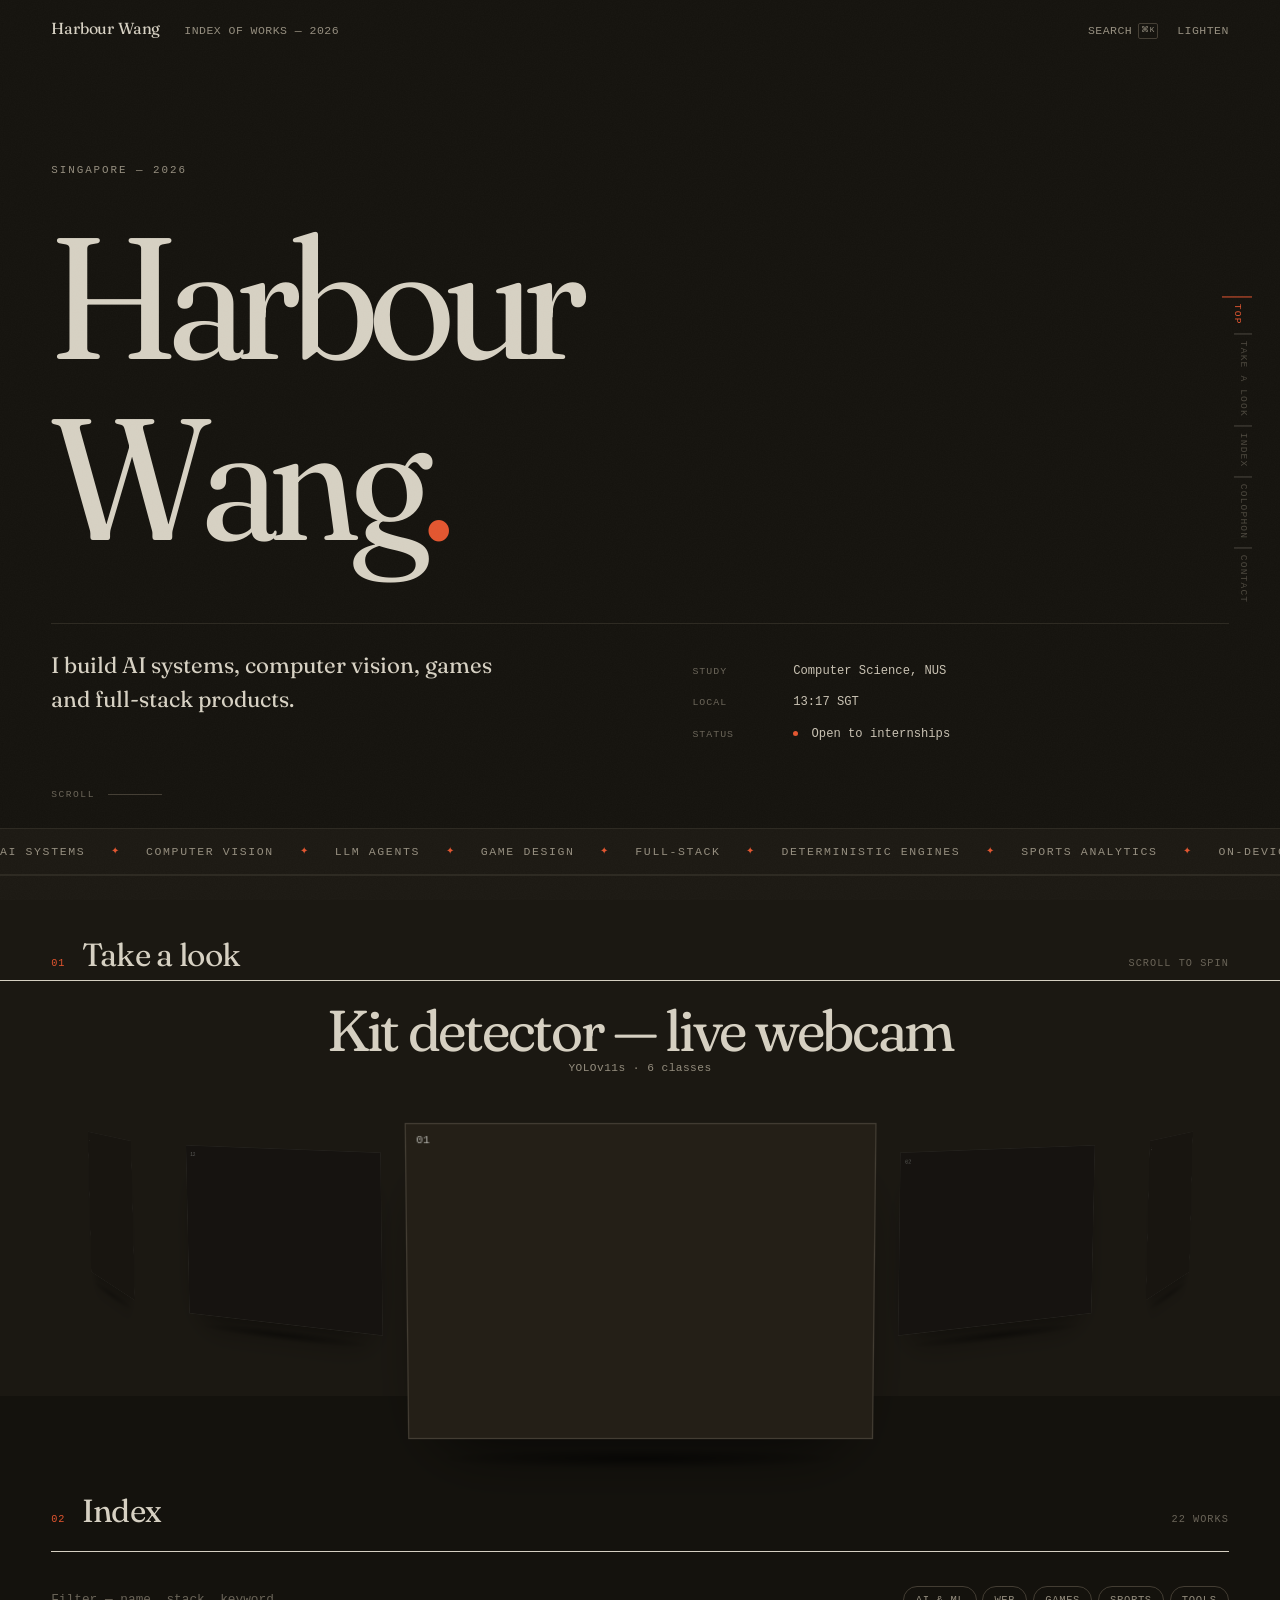
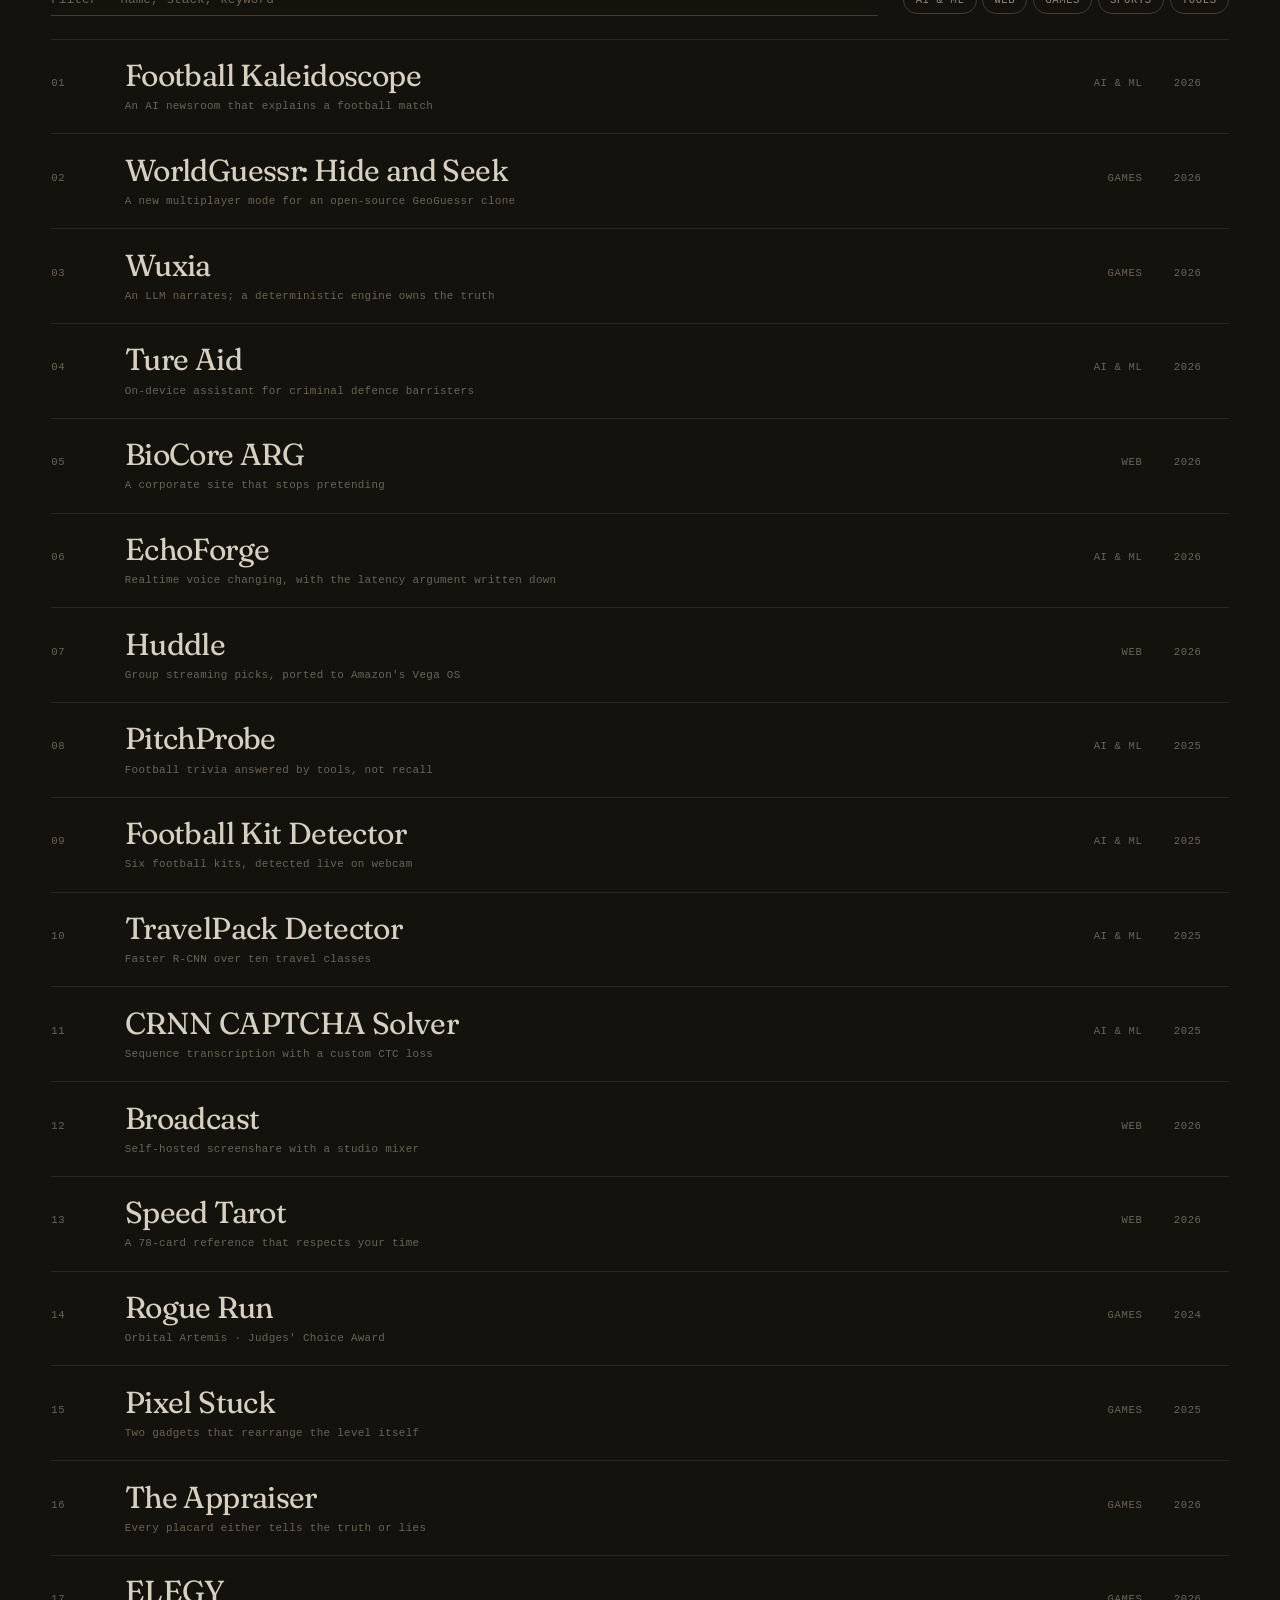
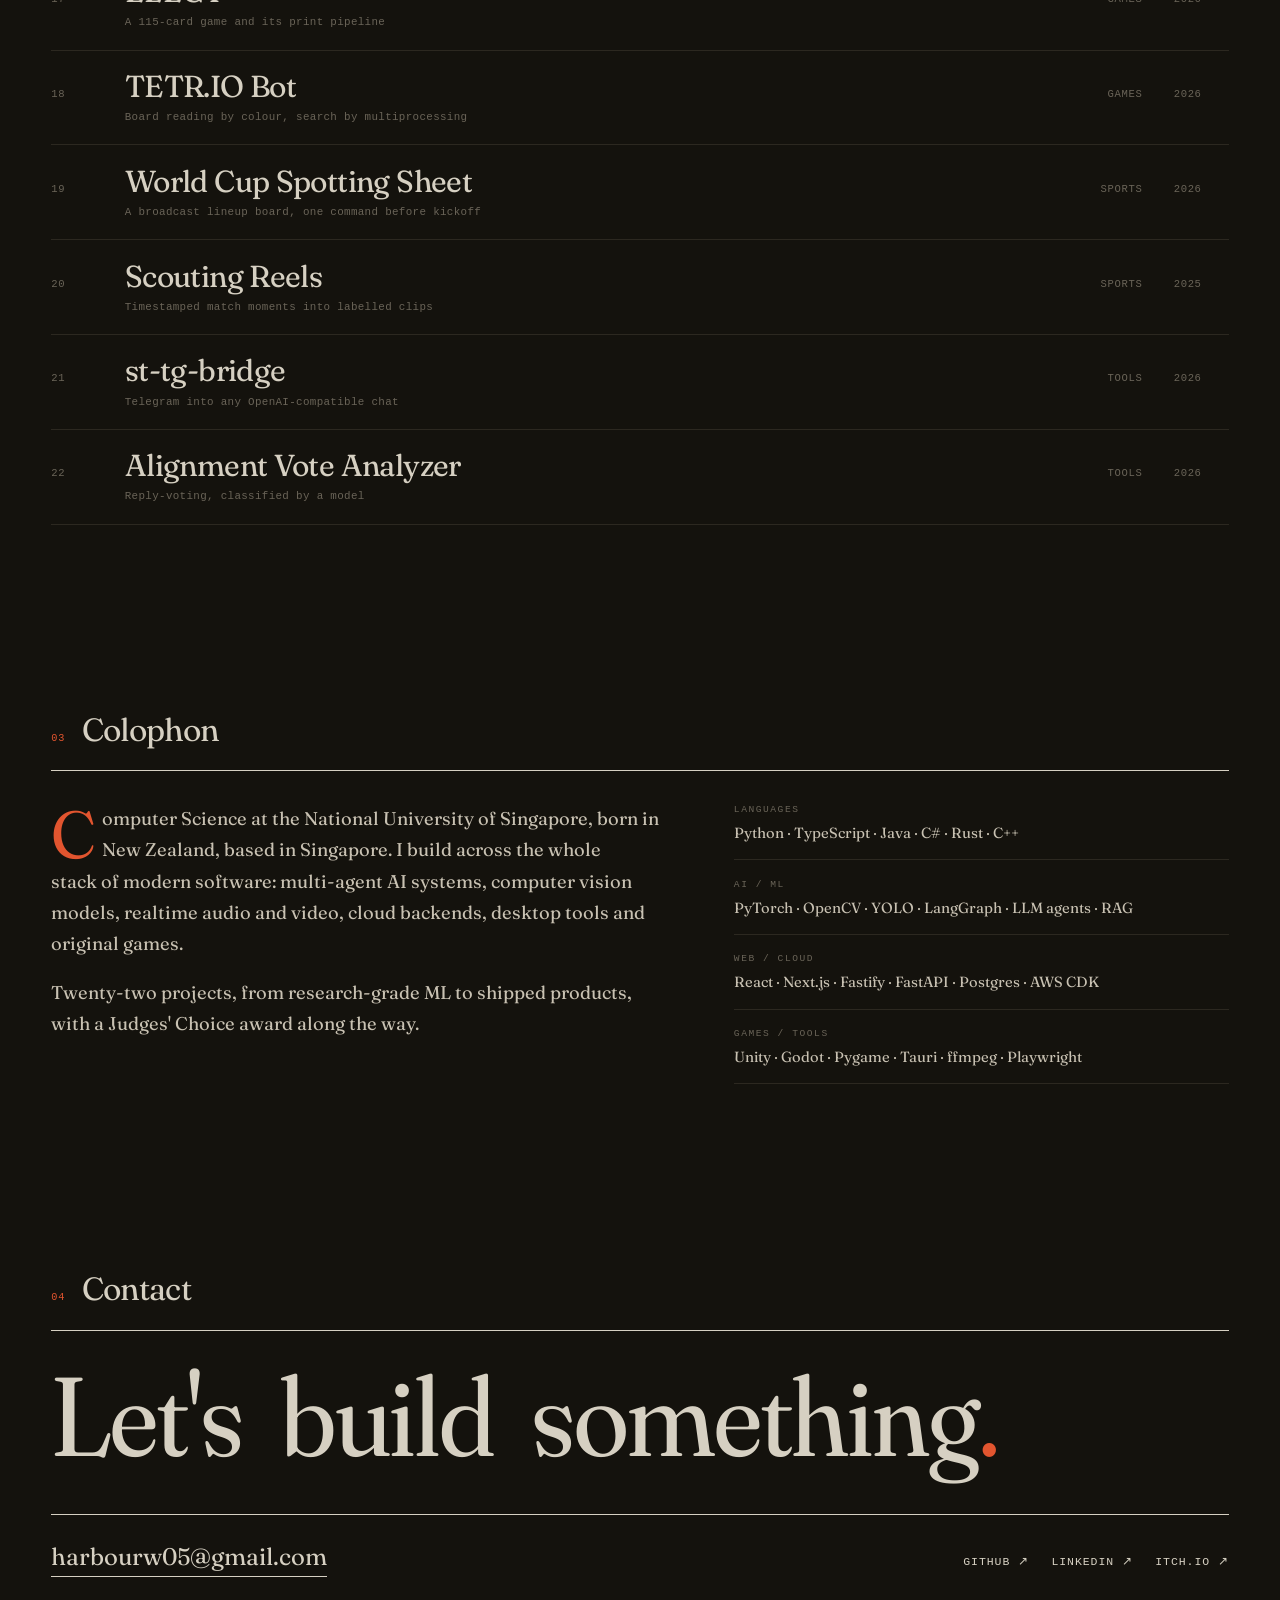
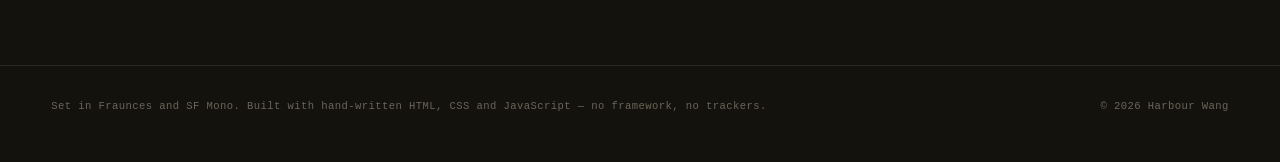
<file: index.html>
<!doctype html>
<html lang="en" data-theme="ink">
<head>
  <meta charset="utf-8">
  <meta name="viewport" content="width=device-width, initial-scale=1">
  <title>Harbour Wang — Index of Works</title>
  <meta name="description" content="Harbour Wang: AI systems, computer vision, games and full-stack products. Computer Science at the National University of Singapore.">
  <meta property="og:title" content="Harbour Wang — Index of Works">
  <meta property="og:description" content="AI systems, computer vision, games and full-stack products.">
  <meta property="og:type" content="website">
  <link rel="icon" href="assets/favicon.svg?v=2" type="image/svg+xml">
  <link rel="preconnect" href="https://fonts.googleapis.com">
  <link rel="preconnect" href="https://fonts.gstatic.com" crossorigin>
  <link href="https://fonts.googleapis.com/css2?family=Fraunces:ital,opsz,wght@0,9..144,300..700;1,9..144,300..700&display=swap" rel="stylesheet">
  <link rel="stylesheet" href="assets/css/styles.css?v=40">
  <script>document.documentElement.classList.add("js");</script>
</head>
<body class="is-loading">
  <a class="skip" href="#index">Skip to the index</a>

  <div class="grain" aria-hidden="true"></div>
  <div class="progress" aria-hidden="true"><span id="progress-bar"></span></div>

  <div class="cursor" id="cursor" aria-hidden="true">
    <div class="cursor-dot"></div>
    <div class="cursor-ring"></div>
    <span class="cursor-label">Open</span>
    <div class="cursor-preview" id="cursor-preview">
      <video class="cursor-media cursor-media--video" muted loop playsinline preload="none"></video>
      <img class="cursor-media cursor-media--image" alt="">
    </div>
  </div>

  <header class="topbar">
    <a class="wordmark" href="#top">Harbour Wang</a>
    <p class="topbar-meta">Index of Works — 2026</p>
    <div class="topbar-actions">
      <button class="textbtn" id="search-open" type="button">Search <kbd>⌘K</kbd></button>
      <button class="textbtn" id="theme-toggle" type="button">Invert</button>
    </div>
  </header>

  <nav class="rail" aria-label="Section index">
    <ol id="rail-list"></ol>
  </nav>

  <main id="top">
    <section class="hero" id="hero">
      <p class="kicker" data-reveal>Singapore — <span id="hero-year">2026</span></p>

      <h1 class="hero-name">
        <span class="line"><span>Harbour</span></span>
        <span class="line"><span>Wang</span><em>.</em></span>
      </h1>

      <div class="hero-foot">
        <p class="hero-blurb" data-reveal>
          I build AI systems, computer vision, games and full-stack products.
        </p>
        <dl class="hero-facts" data-reveal>
          <div><dt>Study</dt><dd>Computer Science, NUS</dd></div>
          <div><dt>Local</dt><dd id="clock">—</dd></div>
          <div><dt>Status</dt><dd><span class="dot"></span> Open to internships</dd></div>
        </dl>
      </div>

      <p class="scroll-hint" data-reveal><span>Scroll</span><span class="scroll-line" aria-hidden="true"></span></p>
    </section>

    <div class="marquee" aria-hidden="true">
      <div class="marquee-track" id="marquee-track"></div>
    </div>

    <section class="gallery" id="gallery" aria-labelledby="gallery-title">
      <div class="section-label gallery-label">
        <span class="num">01</span>
        <h2 id="gallery-title">Take a look</h2>
        <span class="aside">Scroll to spin</span>
      </div>
      <div class="wheel-pin" id="wheel-pin">
        <div class="wheel-sticky">
          <div class="wheel-info" aria-live="polite">
            <h3 class="wheel-title" id="wheel-title"></h3>
            <p class="wheel-tag" id="wheel-tag"></p>
          </div>
          <div class="wheel-scene"><div class="wheel" id="wheel"></div></div>
        </div>
      </div>
    </section>

    <section class="index" id="index" aria-labelledby="index-title">
      <div class="section-label">
        <span class="num">02</span>
        <h2 id="index-title">Index</h2>
        <span class="aside" id="index-count"></span>
      </div>

      <div class="index-controls" data-reveal>
        <input id="filter" type="search" placeholder="Filter — name, stack, keyword" autocomplete="off" spellcheck="false" aria-label="Filter works">
        <div class="cats" id="cats" role="group" aria-label="Filter by discipline"></div>
      </div>

      <ol class="rows" id="rows"></ol>
      <p class="no-results" id="no-results" hidden>No works match that. <button class="inlinebtn" type="button" id="reset">Reset</button></p>
    </section>

    <section class="about" id="about" aria-labelledby="about-title">
      <div class="section-label">
        <span class="num">03</span>
        <h2 id="about-title">Colophon</h2>
      </div>

      <div class="about-grid">
        <div class="about-body" data-reveal>
          <p>
            Computer Science at the National University of Singapore, born in New Zealand,
            based in Singapore. I build across the whole stack of modern software: multi-agent
            AI systems, computer vision models, realtime audio and video, cloud backends,
            desktop tools and original games.
          </p>
          <p>
            Twenty-two projects, from research-grade ML to shipped products, with a
            Judges' Choice award along the way.
          </p>
        </div>

        <div class="about-skills" data-reveal>
          <div><h3>Languages</h3><p>Python · TypeScript · Java · C# · Rust · C++</p></div>
          <div><h3>AI / ML</h3><p>PyTorch · OpenCV · YOLO · LangGraph · LLM agents · RAG</p></div>
          <div><h3>Web / cloud</h3><p>React · Next.js · Fastify · FastAPI · Postgres · AWS CDK</p></div>
          <div><h3>Games / tools</h3><p>Unity · Godot · Pygame · Tauri · ffmpeg · Playwright</p></div>
        </div>
      </div>
    </section>

    <section class="contact" id="contact" aria-labelledby="contact-title">
      <div class="section-label">
        <span class="num">04</span>
        <h2 id="contact-title">Contact</h2>
      </div>

      <p class="contact-big" data-reveal>Let's build something<span class="mark">.</span></p>

      <div class="contact-row" data-reveal>
        <a class="contact-mail" href="mailto:harbourw05@gmail.com">harbourw05@gmail.com</a>
        <ul class="contact-links">
          <li><a href="https://github.com/Nano-233" target="_blank" rel="noopener noreferrer">GitHub ↗</a></li>
          <li><a href="https://www.linkedin.com/in/harbour-wang-a51743281/" target="_blank" rel="noopener noreferrer">LinkedIn ↗</a></li>
          <li><a href="https://nano-233.itch.io/" target="_blank" rel="noopener noreferrer">itch.io ↗</a></li>
        </ul>
      </div>
    </section>
  </main>

  <footer class="colophon">
    <p>Set in Fraunces and SF Mono. Built with hand-written HTML, CSS and JavaScript — no framework, no trackers.</p>
    <p>&copy; <span id="year">2026</span> Harbour Wang</p>
  </footer>

  <div class="detail" id="detail" role="dialog" aria-modal="true" aria-labelledby="detail-title" hidden>
    <div class="detail-inner">
      <div class="detail-head">
        <span class="detail-kicker" id="detail-kicker"></span>
        <button class="detail-close" id="detail-close" type="button" aria-label="Close">Close <kbd>Esc</kbd></button>
      </div>

      <h2 class="detail-title" id="detail-title"></h2>
      <p class="detail-meta" id="detail-meta"></p>
      <p class="detail-summary" id="detail-summary"></p>
      <div class="detail-media" id="detail-media"></div>
      <div class="detail-body" id="detail-body"></div>
      <div class="detail-links" id="detail-links"></div>

      <div class="detail-foot">
        <button class="textbtn" id="detail-prev" type="button">← Previous</button>
        <button class="textbtn" id="detail-next" type="button">Next →</button>
      </div>
    </div>
  </div>

  <div class="palette" id="palette" role="dialog" aria-modal="true" aria-label="Search" hidden>
    <div class="palette-box">
      <input id="palette-input" type="text" placeholder="Search works, sections, links…" autocomplete="off" spellcheck="false">
      <ul id="palette-results" role="listbox" aria-label="Results"></ul>
      <p class="palette-hint">↑↓ to move · ↵ to open · esc to close</p>
    </div>
  </div>

  <script src="assets/js/data.js?v=36"></script>
  <script src="assets/js/app.js?v=39"></script>
</body>
</html>
</file>
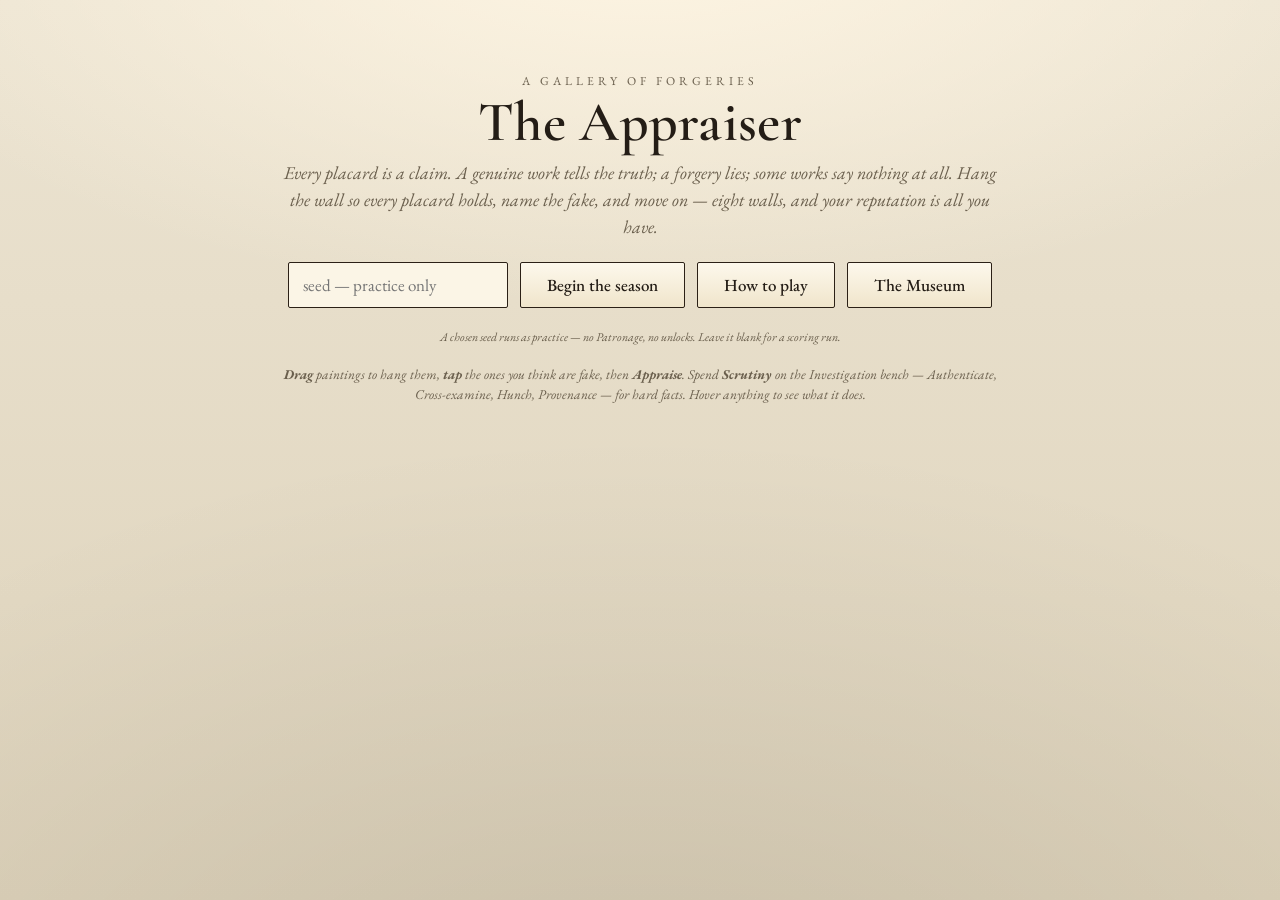
<file: play/appraiser.html>
<!doctype html>
<html lang="en">
<head>
<meta charset="utf-8">
<meta name="viewport" content="width=device-width,initial-scale=1">
<title>The Appraiser</title>
<link href="https://fonts.googleapis.com/css2?family=Cormorant+Garamond:wght@500;600;700&family=EB+Garamond:ital,wght@0,400;0,500;1,400&display=swap" rel="stylesheet">
<style>
  :root{
    --wall:#ece4d2; --wall-lo:#ddd2ba;
    --ink:#241d16; --ink-soft:#6a5f4d;
    --frame:#2b2016; --mat:#f6efdd;
    --brass:#a8792b; --gold:#a8792b; --sage:#4c7450; --ox:#9a3b2f;
    --dim:#8c8069; --card:#fbf5e6;
    --line:#2b201622;
    --disp:'Cormorant Garamond',Georgia,'Times New Roman',serif;
    --body:'EB Garamond',Georgia,'Times New Roman',serif;
  }
  *{box-sizing:border-box}
  body{margin:0;font:19px/1.55 var(--body);color:var(--ink);min-height:100vh;padding:24px 22px 48px;
    background:
      radial-gradient(120% 80% at 50% -10%, #fff6e4 0%, transparent 55%),
      radial-gradient(140% 120% at 50% 120%, #00000018 0%, transparent 60%),
      linear-gradient(180deg,var(--wall),var(--wall-lo));
    background-attachment:fixed;}
  h1{font:600 42px/1.1 var(--disp);margin:0 0 5px;letter-spacing:.3px}
  h2{font:600 15px/1 var(--disp);text-transform:uppercase;letter-spacing:2.5px;margin:0 0 11px;
    color:var(--brass);display:flex;align-items:center;gap:12px}
  h2::after{content:"";flex:1;height:1px;background:var(--line)}
  .centre h2{justify-content:center}
  .centre h2::before{content:"";flex:1;height:1px;background:var(--line)}
  .sub{color:var(--ink-soft);margin:0 0 18px;font:italic 400 18px/1.5 var(--body)}
  .wrap{max-width:1340px;margin:0 auto}
  #app{animation:fade .3s ease both}
  @keyframes fade{from{opacity:0;transform:translateY(8px)}to{opacity:1;transform:none}}
  @keyframes pop{from{opacity:0;transform:scale(.96)}to{opacity:1;transform:none}}

  .hud{display:flex;gap:26px;align-items:center;flex-wrap:wrap;margin-bottom:18px;
    padding:12px 22px;background:linear-gradient(180deg,#fdf8ec,#f3ead2);
    border:1px solid var(--frame);border-radius:3px;box-shadow:0 2px 0 #0000000f,0 10px 24px -18px #000;
    font-size:15px}
  .hud .h-wall{font:600 20px var(--disp);letter-spacing:.5px}
  .hud .h-lbl{font-size:11px;text-transform:uppercase;letter-spacing:1.5px;color:var(--dim);margin-right:6px}
  .hud .rep{color:var(--ox);letter-spacing:3px;font-size:19px}
  .hud .scr{color:var(--brass);font-weight:600;letter-spacing:2px;font-size:17px}
  .hud .coin{color:var(--ink)}
  .hud .mod{color:var(--frame);font-style:italic}
  .hud .seed{color:var(--dim);font-style:italic;margin-left:auto}
  .hud .hudbtns{display:flex;gap:6px}

  .bench{border:1px solid var(--frame);border-radius:3px;padding:15px 17px;margin-bottom:20px;
    background:linear-gradient(180deg,#fdf8ec,#f2e7cd);box-shadow:0 2px 0 #0000000f,0 10px 24px -20px #000}
  .bench-top{display:flex;align-items:baseline;gap:18px;flex-wrap:wrap;margin-bottom:13px}
  .bench-title{font:600 15px var(--disp);text-transform:uppercase;letter-spacing:2.5px;color:var(--brass)}
  .scr-meter{font-size:14px;color:var(--ink-soft);letter-spacing:3px}
  .scr-meter .scr-num{color:var(--brass);font-weight:600;font-size:18px;letter-spacing:0;margin:0 4px}
  .tools{display:flex;gap:10px;flex-wrap:wrap}
  .tool{display:flex;flex-direction:column;align-items:flex-start;gap:3px;min-width:124px;
    padding:9px 13px;border:1px solid var(--frame);border-radius:3px;cursor:pointer;text-align:left;
    background:linear-gradient(180deg,#fff,#f2e8cf);color:var(--ink);
    transition:transform .1s,box-shadow .12s,background .12s}
  .tool:hover:not(:disabled){background:#fff;box-shadow:0 5px 14px -6px #0007;transform:translateY(-1px)}
  .tool:disabled{opacity:.35;cursor:not-allowed}
  .tool.arm{background:linear-gradient(180deg,#c39235,var(--brass));border-color:var(--brass);color:#fff;
    box-shadow:0 0 0 3px #a8792b33}
  .tool.arm .tool-tag{color:#fff2d8}
  .tool-name{font:600 15px var(--disp);letter-spacing:.2px}
  .tool-tag{font:600 9.5px var(--body);text-transform:uppercase;letter-spacing:1.2px;color:var(--dim)}
  .bench-staff{margin-top:13px;padding-top:11px;border-top:1px solid var(--line);font-size:13.5px;color:var(--ink-soft)}
  .bench-staff b{color:var(--ink);font-weight:600;cursor:help;border-bottom:1px dotted var(--dim)}
  .arm-hint{display:inline-block;margin-top:11px;font:italic 500 15px var(--body);color:var(--brass);
    background:#a8792b1a;padding:5px 12px;border-radius:14px}
  .appraise-note{font:italic 400 13px var(--body);color:var(--dim)}

  .tip{position:absolute;z-index:2000;max-width:280px;background:var(--frame);color:var(--mat);
    padding:12px 14px;border-radius:4px;box-shadow:0 14px 34px -8px #000c;pointer-events:none;display:none}
  .tip b{display:block;font:600 15px var(--disp);margin-bottom:5px;color:#fff}
  .tip span{display:block;font:400 13.5px/1.45 var(--body)}
  .kw{border-bottom:1px dotted currentColor;cursor:help}
  .painting .claim .kw{border-bottom-color:var(--brass)}
  .notes .kw{border-bottom-color:var(--dim)}

  .layout{display:flex;gap:30px;align-items:flex-start;flex-wrap:wrap}
  .main{flex:1 1 640px;min-width:340px}
  .side{flex:0 1 320px;min-width:280px}

  .rail{overflow-x:auto;overflow-y:hidden;overscroll-behavior-x:contain;
    padding:34px 14px 26px;border-radius:3px;margin-bottom:8px;
    background:linear-gradient(180deg,#0000 0,#00000010 100%),
      repeating-linear-gradient(90deg,#0000 0 56px,#00000008 56px 58px);
    border-top:5px solid var(--frame);
    box-shadow:0 14px 26px -20px #000 inset, 0 -1px 0 #fff6 inset;
    scrollbar-width:thin;cursor:grab}
  .rail:active{cursor:grabbing}
  .rail-track{display:flex;gap:16px;align-items:flex-start;width:max-content;margin:0 auto}
  .zoombar{display:flex;align-items:center;gap:8px;margin:0 0 14px;font-size:13px;color:var(--dim)}
  .zoombar button{width:26px;height:26px;border:1px solid var(--frame);background:linear-gradient(180deg,#fdf8ec,#f0e5cb);
    color:var(--ink);border-radius:3px;cursor:pointer;font:600 15px var(--body);line-height:1}
  .zoombar button:hover{background:#fff}
  .zoombar .zhint{font-style:italic}
  .slot{width:190px;min-height:284px;border:1px dashed #00000033;border-radius:2px;
    display:flex;align-items:flex-start;justify-content:center;position:relative;
    background:#00000008;transition:border-color .12s,background .12s}
  .slot .n{position:absolute;top:-22px;left:2px;font:11px/1 var(--body);text-transform:uppercase;
    letter-spacing:1.5px;color:var(--dim)}
  .slot.hover{border-color:var(--brass);border-style:solid;background:#a8792b1f;box-shadow:0 0 0 2px #a8792b33}

  .roomgrp{display:flex;flex-direction:column;gap:26px}
  .roomlbl{font:600 13px var(--disp);text-transform:uppercase;letter-spacing:3px;color:var(--brass);
    text-align:center;padding:3px 10px;background:#a8792b1a;border-radius:12px;align-self:center}
  .roomslots{display:flex;gap:16px;flex-wrap:nowrap}
  .wallgrid{display:grid;gap:16px;justify-content:center}
  .doorway{align-self:center;display:flex;flex-direction:column;align-items:center;gap:5px;
    color:var(--frame);opacity:.55;padding:0 8px}
  .doorway::before{content:"";width:18px;height:100px;border:2px solid currentColor;border-bottom:0;
    border-radius:18px 18px 0 0}
  .doorway::after{content:"doorway";font:10px/1 var(--body);text-transform:uppercase;letter-spacing:1.5px}

  .tray{display:flex;gap:16px;justify-content:center;flex-wrap:wrap;min-height:150px;
    padding:16px 12px;border:1px dashed #00000026;border-radius:3px;background:#00000006}
  .tray-h{font:600 13px var(--disp);text-transform:uppercase;letter-spacing:3px;color:var(--dim);
    text-align:center;margin:10px 0 4px}

  .painting{width:190px;background:linear-gradient(160deg,#3a2c1e,#241a11);padding:7px;border-radius:2px;
    box-shadow:0 8px 20px -8px #000a, 0 0 0 1px #0006;position:relative;cursor:grab;
    touch-action:none;user-select:none;transition:transform .12s,box-shadow .15s}
  .painting:hover{transform:translateY(-3px);box-shadow:0 16px 30px -10px #000b,0 0 0 1px #0006}
  .painting.target{outline:3px solid var(--brass);outline-offset:3px;cursor:pointer;
    box-shadow:0 0 0 6px #a8792b22, 0 8px 20px -8px #000a}
  .painting.notarget{opacity:.35;filter:grayscale(.6);pointer-events:none}
  .painting.picked{outline:3px solid var(--sage);outline-offset:3px;box-shadow:0 0 0 6px #4c745022,0 8px 20px -8px #000a}
  .painting.accused{box-shadow:0 0 0 3px var(--ox),0 10px 24px -10px #000b}
  .painting:active{cursor:grabbing}
  .painting .art{height:134px;border:5px solid var(--mat);box-shadow:0 0 0 1px #0004 inset;overflow:hidden;background-size:cover;background-position:center}
  .painting .art img{width:100%;height:100%;object-fit:cover;display:block}
  .painting .meta{background:var(--mat);color:var(--ink);padding:6px 7px 5px;margin-top:6px;text-align:center}
  .painting .meta b{display:block;font:600 14.5px/1.15 var(--disp)}
  .painting .meta .who{color:var(--ink-soft);font:italic 400 11.5px var(--body)}
  .painting .claim{font:400 12.5px/1.35 var(--body);background:#efe4c8;color:var(--ink);
    padding:6px 7px;margin-top:6px;border-left:3px solid var(--brass);min-height:46px}
  .painting .claim.none{background:#e4dcc6;color:var(--dim);font-style:italic;border-left-color:#00000022}
  .painting .tag{font:700 11px var(--body);letter-spacing:1px;margin-top:6px;padding:4px 4px;text-align:center;text-transform:uppercase}
  .painting .tag.g{background:var(--sage);color:#fff}
  .painting .tag.f{background:var(--ox);color:#fff}
  .painting .tag.s{background:var(--brass);color:#fff}
  .painting .fmark{width:100%;margin-top:6px;font:700 11px var(--body);letter-spacing:1px;
    padding:6px 4px;text-align:center;text-transform:uppercase;background:var(--ox);color:#fff;border-radius:2px}
  .wall-how{text-align:center;font:italic 400 14px var(--body);color:var(--ink-soft);margin:2px 0 14px}
  .wall-how b{font-style:normal;font-weight:600;color:var(--ink)}
  .tutbox{background:#fdf6e3;border:1px solid var(--frame);border-left:5px solid var(--gold);
    border-radius:3px;padding:13px 16px;margin:0 0 16px;font-size:14.5px;line-height:1.55}
  .tutbox b{font:600 15px var(--disp);color:var(--brass);display:block;margin-bottom:6px;letter-spacing:.3px}
  .tutbox p{margin:0}

  .notes{list-style:none;padding:0;margin:0 0 18px}
  .notes li{background:#fdf7e6;border:1px solid var(--line);border-left:4px solid var(--brass);
    padding:10px 12px;margin:7px 0;font-size:15.5px;line-height:1.42}
  .notes li i{color:var(--ink-soft)}
  .info{font-size:15.5px;color:var(--ink-soft);background:#fdf7e6;padding:13px 15px;
    border:1px solid var(--line);border-radius:2px;margin-bottom:18px;line-height:1.5}
  .log{list-style:none;padding:0;margin:0}
  .log li{font:400 14px/1.4 var(--body);padding:8px 11px;margin:6px 0;background:#2b2016;color:#f1e6cf;
    border-radius:2px;border-left:3px solid var(--brass);animation:fade .25s ease both}
  .log li.warn{background:#4e241d;border-left-color:var(--ox)}

  .bar{text-align:center;margin:20px 0;display:flex;gap:12px;justify-content:center;flex-wrap:wrap}
  button.big{font:500 17px var(--body);padding:11px 26px;border:1px solid var(--frame);
    background:linear-gradient(180deg,#fdf8ec,#f0e5cb);color:var(--ink);cursor:pointer;border-radius:2px;
    transition:transform .1s,background .12s,box-shadow .12s}
  button.big:hover:not(:disabled){background:#fff;box-shadow:0 4px 12px -5px #0007}
  button.big:active:not(:disabled){transform:translateY(1px)}
  button.big:disabled{opacity:.4;cursor:not-allowed}

  .verdict{max-width:760px;margin:18px auto 0;padding:18px 24px;text-align:center;font-size:16.5px;
    border-radius:3px;animation:pop .3s ease both;line-height:1.5}
  .verdict b{font:600 20px var(--disp)}
  .verdict.win{background:linear-gradient(180deg,#5a8a5c,#436b46);color:#fff;box-shadow:0 10px 30px -12px #4c745088}
  .verdict.lose{background:linear-gradient(180deg,#a8463a,#7f2e26);color:#fff;box-shadow:0 10px 30px -12px #9a3b2f88}
  .verdict.hint{background:#f3e8cc;color:var(--ink);border:1px solid var(--brass)}

  .centre{max-width:720px;margin:48px auto;text-align:center}
  .centre input{font:400 17px var(--body);padding:10px 14px;border:1px solid var(--frame);
    border-radius:2px;width:220px;background:var(--card)}
  .seg{display:inline-flex;border:1px solid var(--frame);border-radius:2px;overflow:hidden}
  .seg button{font:500 15.5px var(--body);padding:9px 18px;border:0;border-right:1px solid var(--frame);
    background:var(--card);color:var(--ink);cursor:pointer;transition:background .1s}
  .seg button:last-child{border-right:0}
  .seg button:hover:not(.on){background:#fff}
  .seg button.on{background:var(--frame);color:var(--mat)}

  .choices{display:flex;gap:18px;justify-content:center;flex-wrap:wrap;margin:18px 0}
  .choice{width:258px;background:var(--card);border:1px solid var(--frame);border-left:4px solid var(--dim);
    padding:17px;cursor:pointer;border-radius:2px;text-align:left;transition:transform .12s,box-shadow .12s,border-color .12s}
  .choice:hover{transform:translateY(-3px);box-shadow:0 14px 26px -12px #0008;border-left-color:var(--brass)}
  .choice.rar-uncommon{border-left-color:var(--brass)}
  .choice.rar-rare{border-left-color:var(--ox)}
  .choice b{display:block;margin-bottom:7px;font:600 18px var(--disp)}
  .choice span{display:block;font-size:14.5px;color:var(--ink-soft);line-height:1.45}
  .choice .rar{display:block;margin-top:10px;font:600 10.5px var(--body);text-transform:uppercase;
    letter-spacing:1.5px;color:var(--dim)}
  .choice.dim{opacity:.3;pointer-events:none}
  .choice button{margin-top:12px;font:500 14px var(--body);padding:6px 16px;border:1px solid var(--frame);
    background:var(--frame);color:var(--mat);cursor:pointer;border-radius:2px}
  .choice button:disabled{opacity:.4;cursor:not-allowed}
  .choice s{font-weight:normal;opacity:.6}

  .kitbar{display:flex;gap:9px;flex-wrap:wrap;margin-bottom:16px}
  .chip{font:500 13.5px var(--body);padding:6px 13px;border:1px solid var(--frame);border-radius:16px;
    background:linear-gradient(180deg,#fdf8ec,#f0e5cb);color:var(--ink)}
  .chip.act{cursor:pointer;transition:background .1s,transform .1s}
  .chip.act:hover{background:#fff;transform:translateY(-1px)}

  .floorplan{display:flex;gap:8px;justify-content:center;flex-wrap:wrap;margin:20px auto 28px;
    padding:16px;background:#00000010;border:1px solid var(--line);border-radius:3px;max-width:900px}
  .room{width:120px;min-height:118px;border:1px solid var(--frame);border-radius:2px;padding:11px 5px;
    display:flex;flex-direction:column;align-items:center;gap:5px;background:var(--card);
    transition:background .15s,box-shadow .15s}
  .room .g{font-size:26px;opacity:.28;transition:opacity .15s}
  .room .rn{font:600 11px var(--disp);text-transform:uppercase;letter-spacing:.5px;text-align:center;color:var(--ink-soft)}
  .room .dots{font-size:10px;letter-spacing:2px;color:var(--brass)}
  .room.lvl1{background:#f8edd0} .room.lvl1 .g{opacity:.5}
  .room.lvl2{background:#f2e2ba} .room.lvl2 .g{opacity:.75}
  .room.lvl3{background:#ecd6a2;border-color:var(--brass);box-shadow:0 0 0 2px #a8792b33} .room.lvl3 .g{opacity:1}
  .faclist{display:flex;gap:18px;justify-content:center;flex-wrap:wrap}
  .fac{width:282px;background:var(--card);border:1px solid var(--frame);border-radius:2px;padding:16px;text-align:left}
  .fac-h{display:flex;justify-content:space-between;align-items:baseline;margin-bottom:10px}
  .fac-h b{font:600 18px var(--disp)}
  .fac-h .dots{font-size:12px;letter-spacing:2px;color:var(--brass)}
  .forkseg{display:flex;width:100%;margin-bottom:10px;border:1px solid var(--frame);border-radius:2px;overflow:hidden}
  .forkseg button{flex:1;font:500 12.5px var(--body);padding:7px 2px;border:0;border-right:1px solid var(--frame);
    background:var(--card);color:var(--ink);cursor:pointer}
  .forkseg button:last-child{border-right:0}
  .forkseg button.on{background:var(--frame);color:var(--mat)}
  .fac-eff{font-size:14px;color:var(--ink-soft);min-height:56px;margin:0 0 10px;line-height:1.45}
  .fac .big{width:100%;font-size:14px;padding:8px}
</style>
</head>
<body>
<div class="wrap" id="app"></div>

<script>
// ============================================================ helpers
let RAND = Math.random;
function mulberry32(a){ return function(){ a|=0; a=a+0x6D2B79F5|0; let t=Math.imul(a^a>>>15,1|a);
  t=t+Math.imul(t^t>>>7,61|t)^t; return ((t^t>>>14)>>>0)/4294967296; }; }
function hashSeed(s){ let h=1779033703^s.length;
  for(let i=0;i<s.length;i++){ h=Math.imul(h^s.charCodeAt(i),3432918353); h=h<<13|h>>>19; }
  return (h^h>>>16)>>>0; }
const rnd = n => Math.floor(RAND()*n);
const pick = a => a[rnd(a.length)];
const shuffle = a => { a=a.slice(); for(let i=a.length-1;i>0;i--){const j=rnd(i+1);[a[i],a[j]]=[a[j],a[i]];} return a; };
const clone = o => JSON.parse(JSON.stringify(o));
function permutations(a){ if(a.length<=1) return [a];
  return a.flatMap((x,i)=>permutations([...a.slice(0,i),...a.slice(i+1)]).map(r=>[x,...r])); }
function kcombos(a,k){ if(k===0) return [[]]; if(k>a.length) return [];
  const [h,...t]=a; return [...kcombos(t,k-1).map(c=>[h,...c]), ...kcombos(t,k)]; }

// ============================================================ content
// public-domain works; images hot-linked from Wikimedia thumbnails, with the
// solid colour as an offline / load-failure fallback.
function wthumb(file,w,wiki){
  const host = wiki==="en" ? "en.wikipedia.org" : "commons.wikimedia.org";
  return `https://${host}/wiki/Special:FilePath/${encodeURIComponent(file)}?width=${w}`;
}
// `file` is the Wikimedia file name (Commons unless wiki:"en"); the solid colour
// is the offline / load-failure fallback. Types: landscape · portrait · still-life · abstract.
const _P = [
  {id:"starry",   title:"The Starry Night",            artist:"van Gogh",   year:1889, type:"landscape",  color:"#22406b", file:"Van_Gogh_-_Starry_Night_-_Google_Art_Project.jpg"},
  {id:"wave",     title:"The Great Wave off Kanagawa",  artist:"Hokusai",    year:1831, type:"landscape",  color:"#2f6c86", file:"Tsunami_by_hokusai_19th_century.jpg"},
  {id:"redfuji",  title:"Fine Wind, Clear Morning",    artist:"Hokusai",    year:1831, type:"landscape",  color:"#a0492f", file:"Red_Fuji_southern_wind_clear_morning.jpg"},
  {id:"scream",   title:"The Scream",                   artist:"Munch",      year:1893, type:"abstract",   color:"#c8631d", file:"Edvard_Munch,_1893,_The_Scream,_oil,_tempera_and_pastel_on_cardboard,_91_x_73_cm,_National_Gallery_of_Norway.jpg"},
  {id:"madonna",  title:"Madonna",                      artist:"Munch",      year:1894, type:"portrait",   color:"#5a2f38", file:"Edvard_Munch_-_Madonna_-_Google_Art_Project.jpg"},
  {id:"pearl",    title:"Girl with a Pearl Earring",    artist:"Vermeer",    year:1665, type:"portrait",   color:"#2f4d7a", file:"1665_Girl_with_a_Pearl_Earring.jpg"},
  {id:"milkmaid", title:"The Milkmaid",                 artist:"Vermeer",    year:1658, type:"still-life", color:"#b0902f", file:"Johannes_Vermeer_-_Het_melkmeisje_-_Google_Art_Project.jpg"},
  {id:"delft",    title:"View of Delft",                artist:"Vermeer",    year:1661, type:"landscape",  color:"#7a888a", file:"Vermeer-view-of-delft.jpg"},
  {id:"astronomer",title:"The Astronomer",              artist:"Vermeer",    year:1668, type:"portrait",   color:"#6a5a37", file:"Johannes_Vermeer_-_The_Astronomer_-_WGA24685.jpg"},
  {id:"square",   title:"Black Square",                 artist:"Malevich",   year:1915, type:"abstract",   color:"#1c1c1c", file:"Kazimir_Malevich,_1915,_Black_Suprematic_Square,_oil_on_linen_canvas,_79.5_x_79.5_cm,_Tretyakov_Gallery,_Moscow.jpg"},
  {id:"stacks",   title:"Stacks of Wheat",              artist:"Monet",      year:1891, type:"landscape",  color:"#c98a34", file:"Claude_Monet_-_Stacks_of_Wheat_(End_of_Summer)_-_1985.1103_-_Art_Institute_of_Chicago.jpg"},
  {id:"lilies",   title:"Water Lilies",                 artist:"Monet",      year:1920, type:"landscape",  color:"#5c8f6f", file:"Reflections_of_Clouds_on_the_Water-Lily_Pond.jpg"},
  {id:"impression",title:"Impression, Sunrise",         artist:"Monet",      year:1872, type:"landscape",  color:"#6a7a86", file:"Monet_-_Impression,_Sunrise.jpg"},
  {id:"sunflower",title:"Sunflowers",                   artist:"van Gogh",   year:1888, type:"still-life", color:"#d9a81c", file:"Vincent_Willem_van_Gogh_127.jpg"},
  {id:"cafe",     title:"Café Terrace at Night",        artist:"van Gogh",   year:1888, type:"landscape",  color:"#b8963f", file:"Vincent_Willem_van_Gogh_-_Cafe_Terrace_at_Night_(Yorck).jpg"},
  {id:"bedroom",  title:"Bedroom in Arles",             artist:"van Gogh",   year:1888, type:"still-life", color:"#7a8a5a", file:"Vincent_van_Gogh_-_De_slaapkamer_-_Google_Art_Project.jpg"},
  {id:"irises",   title:"Irises",                       artist:"van Gogh",   year:1889, type:"still-life", color:"#3f6a5a", file:"Irises-Vincent_van_Gogh.jpg"},
  {id:"crows",    title:"Wheatfield with Crows",        artist:"van Gogh",   year:1890, type:"landscape",  color:"#3f5a7a", file:"Vincent_van_Gogh_-_Wheatfield_with_crows_-_Google_Art_Project.jpg"},
  {id:"bandaged", title:"Self-Portrait with Bandaged Ear",artist:"van Gogh", year:1889, type:"portrait",   color:"#3f5a4a", file:"Vincent_van_Gogh_-_Self-portrait_with_bandaged_ear_(1889,_Courtauld_Institute).jpg"},
  {id:"watch",    title:"The Night Watch",              artist:"Rembrandt",  year:1642, type:"portrait",   color:"#4a3821", file:"The_Night_Watch_-_HD.jpg"},
  {id:"tulp",     title:"The Anatomy Lesson of Dr Tulp",artist:"Rembrandt",  year:1632, type:"portrait",   color:"#4a3a2a", file:"Rembrandt_-_The_Anatomy_Lesson_of_Dr_Nicolaes_Tulp.jpg"},
  {id:"galilee",  title:"The Storm on the Sea of Galilee",artist:"Rembrandt",year:1633, type:"landscape",  color:"#48483a", file:"Rembrandt_Christ_in_the_Storm_on_the_Lake_of_Galilee.jpg"},
  {id:"jatte",    title:"A Sunday on La Grande Jatte",   artist:"Seurat",     year:1884, type:"landscape",  color:"#5f8a4c", file:"A_Sunday_on_La_Grande_Jatte,_Georges_Seurat,_1884.jpg"},
  {id:"olympia",  title:"Olympia",                      artist:"Manet",      year:1863, type:"portrait",   color:"#7c3a3a", file:"Edouard_Manet_-_Olympia_-_Google_Art_Project_3.jpg"},
  {id:"dejeuner", title:"The Luncheon on the Grass",     artist:"Manet",      year:1863, type:"portrait",   color:"#47543a", file:"Édouard_Manet_-_Le_Déjeuner_sur_l'herbe.jpg"},
  {id:"folies",   title:"A Bar at the Folies-Bergère",   artist:"Manet",      year:1882, type:"portrait",   color:"#6a5a44", file:"Edouard_Manet,_A_Bar_at_the_Folies-Bergère.jpg"},
  {id:"guitar",   title:"The Old Guitarist",             artist:"Picasso",    year:1904, type:"portrait",   color:"#33627a", file:"Old_guitarist_chicago.jpg", wiki:"en"},
  {id:"kiss",     title:"The Kiss",                     artist:"Klimt",      year:1908, type:"portrait",   color:"#b48a1e", file:"The_Kiss_-_Gustav_Klimt_-_Google_Cultural_Institute.jpg"},
  {id:"adele",    title:"Portrait of Adele Bloch-Bauer I",artist:"Klimt",     year:1907, type:"portrait",   color:"#b8962f", file:"Gustav_Klimt_046.jpg"},
  {id:"boating",  title:"Luncheon of the Boating Party", artist:"Renoir",     year:1881, type:"portrait",   color:"#7a5a44", file:"Pierre-Auguste_Renoir_-_Luncheon_of_the_Boating_Party_-_Google_Art_Project.jpg"},
  {id:"galette",  title:"Bal du moulin de la Galette",   artist:"Renoir",     year:1876, type:"portrait",   color:"#6a5a5a", file:"Pierre-Auguste_Renoir,_Le_Moulin_de_la_Galette.jpg"},
  {id:"balletclass",title:"The Ballet Class",            artist:"Degas",      year:1874, type:"portrait",   color:"#9a9a7a", file:"Edgar_Degas_-_The_Ballet_Class_-_Google_Art_Project.jpg"},
  {id:"absinthe", title:"L'Absinthe",                    artist:"Degas",      year:1876, type:"portrait",   color:"#8a7a5a", file:"Edgar_Degas_-_In_a_Café_-_Google_Art_Project.jpg"},
  {id:"cardplayers",title:"The Card Players",             artist:"Cézanne",    year:1895, type:"portrait",   color:"#6a5a4a", file:"Les_Joueurs_de_cartes,_par_Paul_Cézanne.jpg"},
  {id:"saintevictoire",title:"Mont Sainte-Victoire",     artist:"Cézanne",    year:1902, type:"landscape",  color:"#8a9a7a", file:"1904,_Cézanne,_Mont_Sainte-Victoire.jpg"},
  {id:"apples",   title:"The Basket of Apples",          artist:"Cézanne",    year:1893, type:"still-life", color:"#9a8a6a", file:"Paul_Cézanne,_The_Basket_of_Apples.jpg"},
  {id:"moulinrouge",title:"At the Moulin Rouge",         artist:"Toulouse-Lautrec",year:1895,type:"portrait",color:"#5a4a5a", file:"Henri_de_Toulouse-Lautrec_-_At_the_Moulin_Rouge_-_Google_Art_Project.jpg"},
  {id:"gypsy",    title:"The Sleeping Gypsy",             artist:"Rousseau",   year:1897, type:"landscape",  color:"#3f5a6a", file:"WLA_moma_Henri_Rousseau_The_Sleeping_Gypsy.jpg"},
  {id:"sermon",   title:"Vision after the Sermon",       artist:"Gauguin",    year:1888, type:"abstract",   color:"#8a3a3a", file:"Paul_Gauguin_-_Vision_of_the_Sermon_(Jacob_Wrestling_with_the_Angel)_-_NG_1643_-_National_Galleries_of_Scotland.jpg"},
  {id:"wheredowe",title:"Where Do We Come From?",        artist:"Gauguin",    year:1898, type:"landscape",  color:"#5a7a6a", file:"Gauguin_-_Where_Do_We_Come_From?_What_Are_We?_Where_Are_We_Going?_(1897-98).jpg"},
  {id:"haywain",  title:"The Hay Wain",                  artist:"Constable",  year:1821, type:"landscape",  color:"#6a7a4c", file:"John_Constable_-_The_Hay_Wain_(1821).jpg"},
  {id:"temeraire",title:"The Fighting Temeraire",        artist:"Turner",     year:1839, type:"landscape",  color:"#b8963f", file:"The_Fighting_Temeraire,_JMW_Turner,_National_Gallery.jpg"},
  {id:"wanderer", title:"Wanderer above the Sea of Fog", artist:"Friedrich",  year:1818, type:"landscape",  color:"#8b8b83", file:"Caspar_David_Friedrich_-_Wanderer_above_the_sea_of_fog.jpg"},
  {id:"gleaners", title:"The Gleaners",                  artist:"Millet",     year:1857, type:"landscape",  color:"#9a8a5a", file:"Jean-François_Millet_-_Gleaners_-_Google_Art_Project_2.jpg"},
  {id:"liberty",  title:"Liberty Leading the People",    artist:"Delacroix",  year:1830, type:"portrait",   color:"#7a6a4a", file:"Eugène_Delacroix_-_Le_28_Juillet._La_Liberté_guidant_le_peuple.jpg"},
  {id:"thirdmay", title:"The Third of May 1808",         artist:"Goya",       year:1814, type:"portrait",   color:"#5a4a3a", file:"El_Tres_de_Mayo,_by_Francisco_de_Goya,_from_Prado_thin_black_margin.jpg"},
  {id:"saturn",   title:"Saturn Devouring His Son",      artist:"Goya",       year:1823, type:"abstract",   color:"#3a2a20", file:"Francisco_de_Goya,_Saturno_devorando_a_su_hijo_(1819-1823).jpg"},
  {id:"nightmare",title:"The Nightmare",                 artist:"Fuseli",     year:1781, type:"portrait",   color:"#4a3a34", file:"John_Henry_Fuseli_-_The_NightmareFXD.jpg"},
  {id:"napoleon", title:"Napoleon Crossing the Alps",    artist:"David",      year:1801, type:"portrait",   color:"#7a5a3a", file:"David_-_Napoleon_crossing_the_Alps_-_Malmaison2.jpg"},
  {id:"meninas",  title:"Las Meninas",                   artist:"Velázquez",  year:1656, type:"portrait",   color:"#5a4a3a", file:"Las_Meninas,_by_Diego_Velázquez,_from_Prado_in_Google_Earth.jpg"},
  {id:"delights", title:"The Garden of Earthly Delights",artist:"Bosch",      year:1505, type:"abstract",   color:"#7a6a4a", file:"The_Garden_of_earthly_delights.jpg"},
  {id:"hunters",  title:"The Hunters in the Snow",       artist:"Bruegel",    year:1565, type:"landscape",  color:"#7a8288", file:"Pieter_Bruegel_the_Elder_-_Hunters_in_the_Snow_(Winter)_-_Google_Art_Project.jpg"},
  {id:"babel",    title:"The Tower of Babel",            artist:"Bruegel",    year:1563, type:"landscape",  color:"#8a7a5a", file:"Pieter_Bruegel_the_Elder_-_The_Tower_of_Babel_(Vienna)_-_Google_Art_Project_-_edited.jpg"},
  {id:"arnolfini",title:"The Arnolfini Portrait",        artist:"van Eyck",   year:1434, type:"portrait",   color:"#6a4a3a", file:"Van_Eyck_-_Arnolfini_Portrait.jpg"},
  {id:"ophelia",  title:"Ophelia",                       artist:"Millais",    year:1852, type:"landscape",  color:"#5a6a4a", file:"John_Everett_Millais_-_Ophelia_-_Google_Art_Project.jpg"},
  {id:"shalott",  title:"The Lady of Shalott",           artist:"Waterhouse", year:1888, type:"landscape",  color:"#6a7a6a", file:"John_William_Waterhouse_-_The_Lady_of_Shalott_-_Google_Art_Project_edit.jpg"},
  {id:"venus",    title:"The Birth of Venus",            artist:"Botticelli", year:1485, type:"portrait",   color:"#8a9a7b", file:"Sandro_Botticelli_-_La_nascita_di_Venere_-_Google_Art_Project_-_edited.jpg"},
  {id:"primavera",title:"Primavera",                     artist:"Botticelli", year:1480, type:"portrait",   color:"#5a6a4a", file:"Botticelli-primavera.jpg"},
  {id:"athens",   title:"The School of Athens",          artist:"Raphael",    year:1511, type:"portrait",   color:"#7a6a5a", file:"Raffael_058.jpg"},
  {id:"ariadne",  title:"Bacchus and Ariadne",           artist:"Titian",     year:1523, type:"portrait",   color:"#4a5a7a", file:"Titian_Bacchus_and_Ariadne.jpg"},
  {id:"urbino",   title:"Venus of Urbino",               artist:"Titian",     year:1534, type:"portrait",   color:"#7a5a4a", file:"Tiziano_-_Venere_di_Urbino_-_Google_Art_Project.jpg"},
  {id:"matthew",  title:"The Calling of Saint Matthew",  artist:"Caravaggio", year:1600, type:"portrait",   color:"#4a3a2a", file:"Caravaggio_-_La_vocazione_di_San_Matteo.jpg"},
  {id:"judith",   title:"Judith Beheading Holofernes",   artist:"Caravaggio", year:1599, type:"portrait",   color:"#3a2a2a", file:"Caravaggio_Judith_Beheading_Holofernes.jpg"},
  {id:"monalisa", title:"Mona Lisa",                     artist:"da Vinci",   year:1503, type:"portrait",   color:"#6b5a3a", file:"Mona_Lisa,_by_Leonardo_da_Vinci,_from_C2RMF_retouched.jpg"},
  {id:"lastsupper",title:"The Last Supper",              artist:"da Vinci",   year:1498, type:"portrait",   color:"#5a5a4a", file:"Leonardo_da_Vinci_(1452-1519)_-_The_Last_Supper_(1495-1498).jpg"},
];
const POOL = _P.map(p=>({ ...p, img: wthumb(p.file, 320, p.wiki) }));   // 320 is a standard MediaWiki thumb size

// ============================================================ eval core
const Pmap = arr => new Map(arr.map(p=>[p.id,p]));
// rooms: puz.rooms is an array of room sizes (default: one room spanning the wall).
function roomRanges(puz){
  const sizes = puz.rooms || [puz.N];
  const out=[]; let s=0;
  for(const sz of sizes){ out.push([s, s+sz-1]); s+=sz; }
  return out;
}
function roomOfSlot(i,puz){
  if(!puz.rooms) return 0;
  const r=roomRanges(puz);
  for(let k=0;k<r.length;k++) if(i>=r[k][0] && i<=r[k][1]) return k;
  return 0;
}
const sameRoom = (i,j,puz)=> !puz.rooms || roomOfSlot(i,puz)===roomOfSlot(j,puz);
// puz.grid = {cols, rows}: a 2-D wall. Slots are row-major; adjacency is 4-connected.
function neighbours(i,puz){
  if(puz.grid){
    const {cols,rows}=puz.grid, r=(i/cols)|0, c=i%cols, out=[];
    if(c>0) out.push(i-1);
    if(c<cols-1) out.push(i+1);
    if(r>0) out.push(i-cols);
    if(r<rows-1) out.push(i+cols);
    return out;
  }
  return [i-1,i+1].filter(k=>k>=0 && k<puz.N && sameRoom(i,k,puz));
}
function nbrInDir(i,dir,puz){
  if(puz.grid){
    const {cols,rows}=puz.grid, r=(i/cols)|0, c=i%cols;
    if(dir==="left")  return c>0 ? i-1 : -1;
    if(dir==="right") return c<cols-1 ? i+1 : -1;
    if(dir==="above") return r>0 ? i-cols : -1;
    if(dir==="below") return r<rows-1 ? i+cols : -1;
    return -1;
  }
  const k = dir==="right" ? i+1 : i-1;
  return (k>=0 && k<puz.N && sameRoom(i,k,puz)) ? k : -1;
}
const isCorner = (i,puz)=> puz.grid ? neighbours(i,puz).length===2 : (i===0 || i===puz.N-1);
function bandSlots(axis,idx,puz){                       // grid row or column, as a Set of slot indices
  const {cols}=puz.grid, out=new Set();
  for(let i=0;i<puz.N;i++){ const b = axis==="row" ? (i/cols)|0 : i%cols; if(b===idx) out.add(i); }
  return out;
}
const BAND_ROW=["top row","middle row","bottom row"], BAND_COL=["left column","centre column","right column"];
const bandName=(axis,idx)=> (axis==="row"?BAND_ROW:BAND_COL)[idx] || (axis+" "+(idx+1));
const adjSlot  = (i,j,puz)=> puz.grid ? neighbours(i,puz).includes(j) : (Math.abs(i-j)===1 && sameRoom(i,j,puz));
function resolveClaim(c,order,fg,selfId,puz){
  const P=puz.P, N=puz.N, j=order.indexOf(selfId), me=P.get(selfId);
  switch(c.kind){
    case "onEnd":    return isCorner(j,puz);
    case "notOnEnd": return !isCorner(j,puz);
    case "leftOf":   return j < order.indexOf(c.targetId);
    case "rightOf":  return j > order.indexOf(c.targetId);
    case "adjacentTo": return adjSlot(j, order.indexOf(c.targetId), puz);
    case "neighborArtist":{
      const k = nbrInDir(j, c.dir, puz);
      return k>=0 && P.get(order[k]).artist===c.artist;
    }
    case "neighborType":{
      const k = nbrInDir(j, c.dir, puz);
      return k>=0 && P.get(order[k]).type===c.t;
    }
    case "olderThanNeighbors":
      return neighbours(j,puz).every(k=> me.year < P.get(order[k]).year);
    case "youngerThanNeighbors":
      return neighbours(j,puz).every(k=> me.year > P.get(order[k]).year);
    case "slotForged":  return fg.has(order[c.slot-1]);
    case "slotGenuine": return !fg.has(order[c.slot-1]);
    case "countForgedHere": return fg.size===c.k;
    // --- social: claims about other works' authenticity, by name ---
    case "accuse":   return fg.has(c.targetId);
    case "vouch":    return !fg.has(c.targetId);
    case "sameFate": return fg.has(selfId) === fg.has(c.targetId);
    case "pairOneForged": return fg.has(c.a) !== fg.has(c.b);
    case "neighbourForged": return neighbours(j,puz).some(k=> fg.has(order[k]));
    case "cliqueForged":{ // "exactly N of [these named works] are forgeries"
      let n=0; for(const id of c.ids) if(fg.has(id)) n++; return n===c.n; }
    // --- checkable: facts about the works themselves (year/artist on the card) ---
    case "inBand":{ const {cols}=puz.grid; return c.axis==="row" ? ((j/cols)|0)===c.idx : (j%cols)===c.idx; }
    case "olderThan":    return me.year < P.get(c.targetId).year;
    case "sharesArtist": return me.artist === P.get(c.targetId).artist;
    case "soleArtist":   return [...P.values()].every(q=>q.id===selfId || q.artist!==me.artist);
    case "oldestHere":   return [...P.values()].every(q=> q.id===selfId || q.year >= me.year);
    case "newestHere":   return [...P.values()].every(q=> q.id===selfId || q.year <= me.year);
    case "otherRoomForgeries":{
      const my=roomOfSlot(j,puz); let cnt=0;
      roomRanges(puz).forEach((rg,ri)=>{ if(ri===my) return;
        for(let i=rg[0];i<=rg[1];i++) if(fg.has(order[i])) cnt++; });
      return cnt===c.n;
    }
    case "pastiche":{ const t=P.get(c.targetId);
      return t && t.claim ? resolveClaim(t.claim,order,fg,selfId,puz) : true; }
  }
  return false;
}
function testRule(r,order,fg,puz){
  const P=puz.P, N=puz.N;
  const adjPairs = f=>{
    for(let i=0;i<N;i++) for(const k of neighbours(i,puz))
      if(k>i && f(order[i],order[k],i)) return true;
    return false;
  };
  switch(r.kind){
    case "countForged": return fg.size===r.n;
    case "typeAtEnd":   return P.get(order[0]).type===r.t || P.get(order[N-1]).type===r.t;
    case "leftmostType":  return P.get(order[0]).type===r.t;
    case "rightmostType": return P.get(order[N-1]).type===r.t;
    case "artistNotAdjacent": return !adjPairs((a,b)=>P.get(a).artist===r.artist && P.get(b).artist===r.artist);
    case "typeNotAdjacent":   return !adjPairs((a,b)=>P.get(a).type===r.t && P.get(b).type===r.t);
    case "orderPair":    return order.indexOf(r.a) < order.indexOf(r.b);
    case "adjacentPair": return adjSlot(order.indexOf(r.a), order.indexOf(r.b), puz);
    case "inHalf":{
      const i=order.indexOf(r.id);
      return r.half==="left" ? i < Math.floor(N/2) : i >= Math.ceil(N/2);
    }
    case "bandForgeries":{                              // grid: a whole row or column
      const {cols}=puz.grid; let c=0;
      for(let i=0;i<N;i++){ const b = r.axis==="row" ? (i/cols)|0 : i%cols;
        if(b===r.idx && fg.has(order[i])) c++; }
      return c===r.n; }
    case "roomForgeries":{
      const rg=roomRanges(puz)[r.room]; let c=0;
      for(let i=rg[0];i<=rg[1];i++) if(fg.has(order[i])) c++;
      return c===r.n;
    }
  }
  return false;
}
function evalWorld(puz,order,fg){
  for(let i=0;i<puz.N;i++){
    const p=puz.P.get(order[i]);
    if(!p.claim) continue;                              // unattributed: no testimony
    const truth=resolveClaim(p.claim,order,fg,order[i],puz);
    if(p.nature==="masterforger"){ if(!truth) return false; }  // a perfect fake — its placard reads true
    else if(truth === fg.has(order[i])) return false;          // genuine ⇔ placard true
  }
  for(const r of puz.rules) if(!testRule(r,order,fg,puz)) return false;
  return true;
}
function solve(puz,limit){
  const ids=[...puz.P.keys()], out=[];
  const fgSets = kcombos(ids,puz.forgeryCount);
  for(const order of permutations(ids))
    for(const combo of fgSets){
      if(evalWorld(puz,order,new Set(combo))){ out.push({order:order.slice(),forged:combo.slice()});
        if(out.length>limit) return out; }
    }
  return out;
}

// ---- propagation solver: solves ONLY by forced moves, never guessing.
// Used as a fairness gate — a wall ships only if pure logic cracks it.
function range(n){ return Array.from({length:n},(_,i)=>i); }
function propSolve(puz, givenNat, givenPos, ignoreClaims){
  const ids=[...puz.P.keys()], N=puz.N, F=puz.forgeryCount;
  const pos={}, nat={};
  ids.forEach(w=>{ pos[w]=new Set(range(N)); nat[w]=new Set(["g","f"]); });
  if(givenNat) for(const w in givenNat) if(nat[w]) nat[w]=new Set([givenNat[w]]);
  if(givenPos) for(const w in givenPos) if(pos[w]) pos[w]=new Set([givenPos[w]]);
  const dead=()=> ids.some(w=>pos[w].size===0||nat[w].size===0);
  const slotOf=w=> pos[w].size===1 ? [...pos[w]][0] : -1;
  const rangeOf=w=>{ const a=[...pos[w]]; return [Math.min(...a),Math.max(...a)]; };
  const ownerOf=k=>{ const c=ids.filter(w=>pos[w].has(k)); return c.length===1 ? c[0] : null; };
  const rmPos=(w,k)=> pos[w].delete(k);
  const keepPos=(w,keep)=>{ let ch=false; for(const k of [...pos[w]]) if(!keep.has(k)){ pos[w].delete(k); ch=true; } return ch; };
  const setNat=(w,v)=>{ if(nat[w].size===1) return false; nat[w]=new Set(nat[w].has(v)?[v]:[]); return true; };

  const cornerSet = puz.grid
    ? new Set([0, puz.grid.cols-1, N-puz.grid.cols, N-1])
    : new Set([0, N-1]);
  function claimStatus(c,w){
    switch(c.kind){
      case "onEnd":{ const s=[...pos[w]], on=s.some(x=>cornerSet.has(x)), off=s.some(x=>!cornerSet.has(x));
        return on&&!off?"T":(!on?"F":"?"); }
      case "notOnEnd":{ const r=claimStatus({kind:"onEnd"},w); return r==="T"?"F":r==="F"?"T":"?"; }
      case "leftOf":{ const [aL,aH]=rangeOf(w),[bL,bH]=rangeOf(c.targetId); return aH<bL?"T":aL>=bH?"F":"?"; }
      case "rightOf":{ const [aL,aH]=rangeOf(w),[bL,bH]=rangeOf(c.targetId); return aL>bH?"T":aH<=bL?"F":"?"; }
      case "adjacentTo":{ const a=slotOf(w),b=slotOf(c.targetId);
        if(a>=0&&b>=0) return adjSlot(a,b,puz)?"T":"F";
        if(puz.grid) return "?";
        const [aL,aH]=rangeOf(w),[bL,bH]=rangeOf(c.targetId);
        return (aH+1<bL||bH+1<aL)?"F":"?"; }
      case "neighborArtist": case "neighborType":{
        const j=slotOf(w); if(j<0) return "?";
        const k=nbrInDir(j,c.dir,puz); if(k<0) return "F";
        const o=ownerOf(k); if(!o) return "?";
        return (c.kind==="neighborArtist"?puz.P.get(o).artist===c.artist:puz.P.get(o).type===c.t)?"T":"F"; }
      case "olderThanNeighbors": case "youngerThanNeighbors":{
        const j=slotOf(w); if(j<0) return "?";
        const me=puz.P.get(w).year; let unknown=false, ok=true;
        for(const k of neighbours(j,puz)){
          const o=ownerOf(k); if(!o){ unknown=true; continue; }
          const good=c.kind==="olderThanNeighbors"? me<puz.P.get(o).year : me>puz.P.get(o).year;
          if(!good) ok=false; }
        return !ok?"F":(unknown?"?":"T"); }
      case "slotForged": case "slotGenuine":{
        const o=ownerOf(c.slot-1); if(!o||nat[o].size>1) return "?";
        const f=nat[o].has("f"); return (c.kind==="slotForged"?f:!f)?"T":"F"; }
      case "countForgedHere": return c.k===F?"T":"F";
      case "otherRoomForgeries":{
        const j=slotOf(w); if(j<0) return "?";
        const my=roomOfSlot(j,puz), rr=roomRanges(puz);
        let must=0, can=0, allFull=true;
        rr.forEach((rg,ri)=>{ if(ri===my) return;
          const defIn=ids.filter(x=>[...pos[x]].every(k=>k>=rg[0]&&k<=rg[1]));
          if(defIn.length!==rg[1]-rg[0]+1) allFull=false;
          must+=defIn.filter(x=>nat[x].size===1&&nat[x].has("f")).length;
          can +=defIn.filter(x=>nat[x].has("f")).length; });
        if(must>c.n||can<c.n) return "F";
        return (allFull && must===c.n && can===c.n) ? "T" : "?"; }
      case "accuse": case "vouch":{
        const t=c.targetId; if(nat[t].size>1) return "?";
        const f=nat[t].has("f");
        return (c.kind==="accuse"?f:!f)?"T":"F"; }
      case "sameFate":{
        if(nat[w].size>1 || nat[c.targetId].size>1) return "?";
        return nat[w].has("f")===nat[c.targetId].has("f") ? "T" : "F"; }
      case "pairOneForged":{
        if(nat[c.a].size>1 || nat[c.b].size>1) return "?";
        return nat[c.a].has("f")!==nat[c.b].has("f") ? "T" : "F"; }
      case "neighbourForged":{
        const j=slotOf(w); if(j<0) return "?";
        let anyForged=false, allGenuine=true;
        for(const k of neighbours(j,puz)){ const o=ownerOf(k);
          if(!o){ allGenuine=false; continue; }
          if(nat[o].size===1 && nat[o].has("f")) anyForged=true;
          if(!(nat[o].size===1 && nat[o].has("g"))) allGenuine=false; }
        return anyForged?"T":(allGenuine?"F":"?"); }
      case "cliqueForged":{
        const must=c.ids.filter(x=>nat[x].size===1&&nat[x].has("f")).length;
        const can =c.ids.filter(x=>nat[x].has("f")).length;
        if(must>c.n||can<c.n) return "F";
        return (must===c.n && can===c.n) ? "T" : "?"; }
      case "inBand":{ const bs=bandSlots(c.axis,c.idx,puz), s=[...pos[w]];
        const on=s.some(x=>bs.has(x)), off=s.some(x=>!bs.has(x));
        return on&&!off?"T":(!on?"F":"?"); }
      case "olderThan":    return puz.P.get(w).year < puz.P.get(c.targetId).year ? "T":"F";
      case "sharesArtist": return puz.P.get(w).artist===puz.P.get(c.targetId).artist ? "T":"F";
      case "soleArtist":   return [...puz.P.values()].filter(q=>q.artist===c.artist).length===1 ? "T":"F";
      case "oldestHere":   return [...puz.P.values()].every(q=>q.id===w||q.year>=puz.P.get(w).year) ? "T":"F";
      case "newestHere":   return [...puz.P.values()].every(q=>q.id===w||q.year<=puz.P.get(w).year) ? "T":"F";
      case "pastiche":{ const t=puz.P.get(c.targetId);
        return t && t.claim ? claimStatus(t.claim,w) : "?"; }
    }
    return "?";
  }
  function pruneClaim(c,w,wantTrue){
    let ch=false;
    const other=c.targetId;
    switch(c.kind){
      case "onEnd":    ch = wantTrue ? keepPos(w,cornerSet) : [...cornerSet].reduce((a,k)=>rmPos(w,k)||a,false); break;
      case "notOnEnd": ch = wantTrue ? [...cornerSet].reduce((a,k)=>rmPos(w,k)||a,false) : keepPos(w,cornerSet); break;
      case "leftOf": if(wantTrue){ const bH=rangeOf(other)[1], aL=rangeOf(w)[0];
        ch = keepPos(w,new Set([...pos[w]].filter(k=>k<bH))) | keepPos(other,new Set([...pos[other]].filter(k=>k>aL))); } break;
      case "rightOf": if(wantTrue){ const bL=rangeOf(other)[0], aH=rangeOf(w)[1];
        ch = keepPos(w,new Set([...pos[w]].filter(k=>k>bL))) | keepPos(other,new Set([...pos[other]].filter(k=>k<aH))); } break;
      case "adjacentTo": if(wantTrue){ const b=slotOf(other), a=slotOf(w);
        const near=s=>new Set(neighbours(s,puz));
        if(b>=0) ch = keepPos(w,near(b)) || ch;
        if(a>=0) ch = keepPos(other,near(a)) || ch; } break;
      case "neighborArtist": case "neighborType":{
        const j=slotOf(w); if(j<0) break;
        const k=nbrInDir(j,c.dir,puz); if(k<0) break;
        const match=o=>c.kind==="neighborArtist"?puz.P.get(o).artist===c.artist:puz.P.get(o).type===c.t;
        for(const o of ids){ if(o===w) continue;
          if(wantTrue ? !match(o) : match(o)){ if(rmPos(o,k)) ch=true; } }
        break; }
      case "olderThanNeighbors": case "youngerThanNeighbors": if(wantTrue){
        const j=slotOf(w); if(j<0) break;
        const me=puz.P.get(w).year;
        for(const o of ids){ if(o===w) continue;
          const bad=c.kind==="olderThanNeighbors" ? puz.P.get(o).year<=me : puz.P.get(o).year>=me;
          if(bad){ for(const k of neighbours(j,puz)) if(rmPos(o,k)) ch=true; } }
        break; }
      case "slotForged":  { const o=ownerOf(c.slot-1); if(o) ch=setNat(o, wantTrue?"f":"g"); break; }
      case "slotGenuine": { const o=ownerOf(c.slot-1); if(o) ch=setNat(o, wantTrue?"g":"f"); break; }
      case "inBand":{ const bs=bandSlots(c.axis,c.idx,puz);
        ch = wantTrue ? keepPos(w,bs) : [...bs].reduce((a,k)=>rmPos(w,k)||a,false); break; }
      case "accuse":  ch=setNat(other, wantTrue?"f":"g"); break;
      case "vouch":   ch=setNat(other, wantTrue?"g":"f"); break;
      case "sameFate":{
        const want = v => wantTrue ? v : (v==="f"?"g":"f");
        if(nat[w].size===1) ch=setNat(other, want(nat[w].has("f")?"f":"g"))||ch;
        if(nat[other].size===1) ch=setNat(w, want(nat[other].has("f")?"f":"g"))||ch;
        break; }
      case "pairOneForged":{
        const opp = v => v==="f"?"g":"f";
        const knownV = x => nat[x].size===1 ? (nat[x].has("f")?"f":"g") : null;
        const va=knownV(c.a), vb=knownV(c.b);
        if(wantTrue){   // exactly one forged
          if(va) ch=setNat(c.b, opp(va))||ch;
          if(vb) ch=setNat(c.a, opp(vb))||ch;
        } else {        // both same
          if(va) ch=setNat(c.b, va)||ch;
          if(vb) ch=setNat(c.a, vb)||ch;
        }
        break; }
      case "cliqueForged":{
        const must=c.ids.filter(x=>nat[x].size===1&&nat[x].has("f"));
        const can =c.ids.filter(x=>nat[x].has("f"));
        if(wantTrue){
          if(can.length===c.n) for(const x of can) if(setNat(x,"f")) ch=true;
          if(must.length===c.n) for(const x of c.ids) if(!must.includes(x) && setNat(x,"g")) ch=true;
        }
        break; }
      case "pastiche":{ const t=puz.P.get(c.targetId);
        if(t && t.claim) ch=pruneClaim(t.claim,w,wantTrue); break; }
    }
    return !!ch;
  }
  function pruneRule(r){
    let ch=false; const P=id=>puz.P.get(id);
    switch(r.kind){
      case "leftmostType":  for(const w of ids) if(P(w).type!==r.t && rmPos(w,0)) ch=true; break;
      case "rightmostType": for(const w of ids) if(P(w).type!==r.t && rmPos(w,N-1)) ch=true; break;
      case "inHalf":{ const half=r.half==="left"
        ? new Set(range(Math.floor(N/2))) : new Set(range(N).slice(Math.ceil(N/2)));
        ch=keepPos(r.id,half); break; }
      case "orderPair":{ const bH=rangeOf(r.b)[1], aL=rangeOf(r.a)[0];
        ch = keepPos(r.a,new Set([...pos[r.a]].filter(k=>k<bH))) | keepPos(r.b,new Set([...pos[r.b]].filter(k=>k>aL))); break; }
      case "adjacentPair":{ const a=slotOf(r.a), b=slotOf(r.b);
        const near=s=>new Set(neighbours(s,puz));
        if(a>=0) ch=keepPos(r.b,near(a))||ch;
        if(b>=0) ch=keepPos(r.a,near(b))||ch; break; }
      case "artistNotAdjacent": for(const w of ids){ if(P(w).artist!==r.artist) continue; const s=slotOf(w); if(s<0) continue;
        for(const o of ids) if(o!==w && P(o).artist===r.artist)
          for(const k of neighbours(s,puz)) if(rmPos(o,k)) ch=true; } break;
      case "typeNotAdjacent": for(const w of ids){ if(P(w).type!==r.t) continue; const s=slotOf(w); if(s<0) continue;
        for(const o of ids) if(o!==w && P(o).type===r.t)
          for(const k of neighbours(s,puz)) if(rmPos(o,k)) ch=true; } break;
      case "roomForgeries": case "bandForgeries":{
        const bs = r.kind==="bandForgeries" ? bandSlots(r.axis,r.idx,puz)
          : (()=>{ const rg=roomRanges(puz)[r.room], s=new Set(); for(let k=rg[0];k<=rg[1];k++) s.add(k); return s; })();
        const defIn=ids.filter(w=>[...pos[w]].every(k=>bs.has(k)));
        if(defIn.length===bs.size){
          const mustF=defIn.filter(w=>nat[w].size===1&&nat[w].has("f"));
          const canF =defIn.filter(w=>nat[w].has("f"));
          if(mustF.length>r.n||canF.length<r.n){ nat[defIn[0]]=new Set(); ch=true; }
          else{
            if(canF.length===r.n)  for(const w of canF) if(setNat(w,"f")) ch=true;
            if(mustF.length===r.n) for(const w of defIn) if(!mustF.includes(w) && setNat(w,"g")) ch=true;
          }
        }
        break; }
    }
    return !!ch;
  }

  const bail=()=>({ solved:false, contradiction:true, order:null, forged:null, nat, pos });
  let changed=true, guard=0;
  while(changed && guard++<300){
    changed=false;
    if(dead()) return bail();
    for(const w of ids) if(pos[w].size===1){ const k=[...pos[w]][0];
      for(const o of ids) if(o!==w && rmPos(o,k)) changed=true; }
    for(let k=0;k<N;k++){ const c=ids.filter(w=>pos[w].has(k));
      if(c.length===0) return bail();
      if(c.length===1 && pos[c[0]].size>1){ pos[c[0]]=new Set([k]); changed=true; } }
    const mustF=ids.filter(w=>nat[w].size===1 && nat[w].has("f"));
    const canF =ids.filter(w=>nat[w].has("f"));
    if(mustF.length>F || canF.length<F) return bail();
    if(canF.length===F)  for(const w of canF) if(setNat(w,"f")) changed=true;
    if(mustF.length===F) for(const w of ids) if(!mustF.includes(w) && setNat(w,"g")) changed=true;
    for(const w of ids){ const p=puz.P.get(w); if(ignoreClaims || !p.claim || p.nature==="masterforger") continue;
      const st=claimStatus(p.claim,w);
      if(st==="T" && setNat(w,"g")) changed=true;
      if(st==="F" && setNat(w,"f")) changed=true;
      if(nat[w].size===1 && pruneClaim(p.claim,w,nat[w].has("g"))) changed=true;
    }
    for(const r of puz.rules) if(pruneRule(r)) changed=true;
  }
  const contradiction=dead();
  const solved = !contradiction && ids.every(w=>pos[w].size===1 && nat[w].size===1);
  let order=null;
  if(solved){ order=Array(N); ids.forEach(w=> order[[...pos[w]][0]]=w ); }
  return { solved, contradiction, order,
           forged: solved ? ids.filter(w=>nat[w].has("f")) : null, nat, pos };
}
// the Scrutiny a perfect deducer must still spend on reveals before pure logic
// finishes: an Authenticate (nature) costs 1 the first time each wall, 2 after;
// a Provenance (position) costs 1. A wall ships only if this fits the budget.
function fairReveals(puz, seedNat, seedPos, ignoreClaims){
  const sol=puz.solution, solF=new Set(sol.forged), ids=[...puz.P.keys()];
  const gNat=Object.assign({},seedNat||null), gPos=Object.assign({},seedPos||null);
  let cost=0, natCount=0;
  for(let step=0;step<=ids.length*3;step++){
    const r=propSolve(puz,gNat,gPos,ignoreClaims);
    if(r.contradiction) return Infinity;
    if(r.solved) return JSON.stringify(r.order)===JSON.stringify(sol.order) ? cost : Infinity;
    const ambN=ids.filter(w=>!(w in gNat) && r.nat[w].size>1);
    const ambP=ids.filter(w=>!(w in gPos) && r.pos[w].size>1);
    if(ambN.length){ gNat[ambN[0]] = solF.has(ambN[0]) ? "f" : "g";
      cost += (natCount===0 ? 1 : 2); natCount++; }
    else if(ambP.length){ gPos[ambP[0]] = sol.order.indexOf(ambP[0]); cost += 1; }
    else return Infinity;
  }
  return Infinity;
}

// ============================================================ generator
function claimText(c,P,puz){
  const T=id=>P.get(id).title;
  const grid = puz && puz.grid;
  const dirPhrase = d => (d==="above"||d==="below") ? `directly ${d} me` : `directly to my ${d}`;
  switch(c.kind){
    case "onEnd": return grid ? "I hang in a corner of the grid." : "I hang at one end of the wall.";
    case "notOnEnd": return grid ? "I do not hang in a corner." : "I do not hang at either end.";
    case "leftOf": return grid ? `I hang before ${T(c.targetId)}, reading left-to-right, top-to-bottom.` : `I hang somewhere to the left of ${T(c.targetId)}.`;
    case "rightOf": return grid ? `I hang after ${T(c.targetId)}, reading left-to-right, top-to-bottom.` : `I hang somewhere to the right of ${T(c.targetId)}.`;
    case "adjacentTo": return `I hang directly beside ${T(c.targetId)}.`;
    case "neighborArtist": return `A work by ${c.artist} hangs ${dirPhrase(c.dir)}.`;
    case "neighborType": return `A ${c.t} work hangs ${dirPhrase(c.dir)}.`;
    case "olderThanNeighbors": return "I am older than every painting touching me.";
    case "youngerThanNeighbors": return "I am younger than every painting touching me.";
    case "slotForged": return `The painting in Slot ${c.slot} is a forgery.`;
    case "slotGenuine": return `The painting in Slot ${c.slot} is genuine.`;
    case "countForgedHere": return `Exactly ${c.k} ${c.k===1?"forgery hangs":"forgeries hang"} on this wall.`;
    case "otherRoomForgeries": return `Outside this room, exactly ${c.n} ${c.n===1?"work is a forgery":"works are forgeries"}.`;
    case "accuse":   return `${T(c.targetId)} is a forgery.`;
    case "vouch":    return `${T(c.targetId)} is genuine — I'd stake my name on it.`;
    case "sameFate": return `${T(c.targetId)} and I stand together: both honest, or both frauds.`;
    case "pairOneForged": return `Exactly one of ${T(c.a)} and ${T(c.b)} is a forgery.`;
    case "neighbourForged": return `A forgery hangs right beside me.`;
    case "cliqueForged":{
      const list=c.ids.map(T); const last=list.pop();
      return `Among ${list.join(", ")} and ${last}, exactly ${c.n} ${c.n===1?"is a forgery":"are forgeries"}.`; }
    case "olderThan":    return `I was painted before ${T(c.targetId)}.`;
    case "sharesArtist": return `${T(c.targetId)} and I came from the same hand.`;
    case "soleArtist":   return `I am the only ${c.artist} on this wall.`;
    case "oldestHere":   return `No painting on this wall is older than me.`;
    case "newestHere":   return `I am the most recent work on this wall.`;
    case "inBand":       return `I hang in the ${bandName(c.axis,c.idx)}.`;
    case "pastiche": return `My placard is copied word for word from ${T(c.targetId)}: “${c.echo}”`;
  }
}
const ROOM_LETTER = ["A","B","C","D"];
function ruleText(r,P){
  const T=id=>P.get(id).title;
  switch(r.kind){
    case "countForged": return `Exactly ${r.n} ${r.n===1?"work is a forgery":"works are forgeries"} on this wall.`;
    case "typeAtEnd": return `A ${r.t} work hangs at one end of the wall.`;
    case "leftmostType": return `The wall opens, at the far left, with a ${r.t} work.`;
    case "rightmostType": return `The wall closes, at the far right, with a ${r.t} work.`;
    case "artistNotAdjacent": return `No two works by ${r.artist} hang side by side.`;
    case "typeNotAdjacent": return `No two ${r.t} works hang side by side.`;
    case "orderPair": return `${T(r.a)} hangs somewhere to the left of ${T(r.b)}.`;
    case "adjacentPair": return `${T(r.a)} and ${T(r.b)} hang side by side.`;
    case "inHalf": return `${T(r.id)} hangs in the ${r.half} half of the wall.`;
    case "roomForgeries": return `Room ${ROOM_LETTER[r.room]} holds exactly ${r.n} ${r.n===1?"forgery":"forgeries"}.`;
    case "bandForgeries": return `The ${bandName(r.axis,r.idx)} holds exactly ${r.n} ${r.n===1?"forgery":"forgeries"}.`;
  }
}
function genClaim(p,order,fg,arr,puz,desired){
  const others = arr.filter(q=>q.id!==p.id);
  // in a multi-room wall, "left of X" across a doorway is trivially true/false —
  // keep positional targets within the speaker's own room.
  const near = (puz.rooms && puz.rooms.length>1)
    ? others.filter(q=> roomOfSlot(order.indexOf(q.id),puz)===roomOfSlot(order.indexOf(p.id),puz))
    : others;
  const nearPick = () => (near.length?near:others);
  const types=[...new Set(arr.map(q=>q.type))];
  const dirs = puz.grid ? ["left","right","above","below"] : ["left","right"];
  const cornerTrivial = puz.grid && puz.N>0 && [...Array(puz.N).keys()].every(i=>isCorner(i,puz));
  const gens=[
    ...(cornerTrivial ? [] : [()=>({kind:"onEnd"}), ()=>({kind:"notOnEnd"})]),
    ()=>({kind:"leftOf",targetId:pick(nearPick()).id}),
    ()=>({kind:"rightOf",targetId:pick(nearPick()).id}),
    ()=>({kind:"adjacentTo",targetId:pick(nearPick()).id}),
    ()=>({kind:"neighborArtist",dir:pick(dirs),artist:pick(others).artist}),
    ()=>({kind:"neighborType",dir:pick(dirs),t:pick(types)}),
    ()=>({kind:"olderThanNeighbors"}), ()=>({kind:"youngerThanNeighbors"}),
    ()=>({kind:"slotForged",slot:1+rnd(puz.N)}),
    ()=>({kind:"slotGenuine",slot:1+rnd(puz.N)}),
    ()=>({kind:"countForgedHere",k:rnd(puz.N+1)}),
    // social — accusations, alibis, pairs, cliques
    ()=>({kind:"accuse",targetId:pick(others).id}),
    ()=>({kind:"vouch",targetId:pick(others).id}),
    ()=>({kind:"sameFate",targetId:pick(others).id}),
    ()=>{ const two=shuffle(others).slice(0,2); return {kind:"pairOneForged",a:two[0].id,b:two[1].id}; },
    ()=>({kind:"neighbourForged"}),
    ()=>{ const grp=[p,...shuffle(others).slice(0,2)]; return {kind:"cliqueForged",ids:grp.map(q=>q.id),n:rnd(grp.length+1)}; },
    // checkable — facts about the works, read straight off the cards
    ()=>({kind:"olderThan",targetId:pick(others).id}),
    ()=>({kind:"sharesArtist",targetId:pick(others).id}),
    ()=>({kind:"soleArtist",artist:p.artist}),
    ()=>({kind:"oldestHere"}), ()=>({kind:"newestHere"}),
  ];
  if(puz.rooms && puz.rooms.length>1){
    const myR=roomOfSlot(order.indexOf(p.id),puz);
    let c=0; roomRanges(puz).forEach((rg,ri)=>{ if(ri===myR) return;
      for(let i=rg[0];i<=rg[1];i++) if(fg.has(order[i])) c++; });
    gens.push(()=>({kind:"otherRoomForgeries",n:c}));
  }
  if(puz.grid){
    gens.push(()=>({kind:"inBand",axis:"row",idx:rnd(puz.grid.rows)}));
    gens.push(()=>({kind:"inBand",axis:"col",idx:rnd(puz.grid.cols)}));
  }
  for(let t=0;t<60;t++){
    const c=pick(gens)();
    if(resolveClaim(c,order,fg,p.id,puz)===desired) return c;
  }
  const j=order.indexOf(p.id), onEnd=isCorner(j,puz);
  return desired===onEnd ? {kind:"onEnd"} : {kind:"notOnEnd"};
}
function genRule(order,fg,arr,puz){
  const types=[...new Set(arr.map(q=>q.type))];
  const artists=[...new Set(arr.map(q=>q.artist))];
  const two=shuffle(arr).slice(0,2);
  const gens=[
    ()=>({kind:"typeAtEnd",t:pick(types)}),
    ()=>({kind:"leftmostType",t:pick(types)}),
    ()=>({kind:"rightmostType",t:pick(types)}),
    ()=>({kind:"artistNotAdjacent",artist:pick(artists)}),
    ()=>({kind:"typeNotAdjacent",t:pick(types)}),
    ()=>({kind:"orderPair",a:two[0].id,b:two[1].id}),
    ()=>({kind:"adjacentPair",a:two[0].id,b:two[1].id}),
    ()=>({kind:"inHalf",id:pick(arr).id,half:pick(["left","right"])}),
  ];
  if(puz.rooms && puz.rooms.length>1){
    gens.push(()=>{ const ri=rnd(puz.rooms.length), rg=roomRanges(puz)[ri];
      let c=0; for(let i=rg[0];i<=rg[1];i++) if(fg.has(order[i])) c++;
      return {kind:"roomForgeries",room:ri,n:c}; });
  }
  if(puz.grid){
    gens.push(()=>{ const axis=pick(["row","col"]), idx=rnd(axis==="row"?puz.grid.rows:puz.grid.cols);
      let c=0; for(const k of bandSlots(axis,idx,puz)) if(fg.has(order[k])) c++;
      return {kind:"bandForgeries",axis,idx,n:c}; });
    gens.push(()=>{ const axis=pick(["row","col"]), idx=rnd(axis==="row"?puz.grid.rows:puz.grid.cols);
      let c=0; for(const k of bandSlots(axis,idx,puz)) if(fg.has(order[k])) c++;
      return {kind:"bandForgeries",axis,idx,n:c}; });
  }
  return pick(gens)();
}
function makePuzzle(spec, tries){
  tries = tries || 0;
  const maxAttempts = (spec.mf || spec.pa || spec.rooms || spec.grid || spec.f>=3) ? 260 : 80;
  for(let attempt=0; attempt<maxAttempts; attempt++){
    const arr = shuffle(spec.works || POOL).slice(0,spec.n).map(clone);
    const P=Pmap(arr), N=spec.n;
    const puz={P,N,forgeryCount:spec.f,rules:[],
               rooms: (spec.rooms && spec.rooms.reduce((a,b)=>a+b,0)===N) ? spec.rooms : null,
               grid: (spec.grid && spec.grid.cols*spec.grid.rows===N) ? spec.grid : null,
               fixed: !!spec.fixed};
    const order=shuffle(arr.map(p=>p.id));
    const forged=new Set(shuffle(order).slice(0,spec.f));
    const mute=new Set(shuffle(order).slice(0,spec.u));            // unattributed works
    const master=new Set(shuffle([...forged]).slice(0, Math.min(spec.mf||0, spec.f)));  // master forgers

    for(const p of arr){
      if(mute.has(p.id)){ p.claim=null; p.claimText=null; p.nature="unattributed"; continue; }
      const mf=master.has(p.id);
      p.nature = mf ? "masterforger" : "attributed";
      const desired = mf ? true : !forged.has(p.id);              // genuine ⇒ true; master forger ⇒ true
      p.claim = genClaim(p,order,forged,arr,puz,desired);
      p.claimText = claimText(p.claim,P,puz);
    }
    if(spec.pa){                                                  // pastiche: a work that reuses another's wording
      const cand=arr.filter(p=>p.nature==="attributed" && !mute.has(p.id));
      for(const p of shuffle(cand).slice(0,spec.pa)){
        const want=!forged.has(p.id);
        const tgts=arr.filter(q=>q.id!==p.id && q.claim && q.nature==="attributed"
          && q.claim.targetId!==p.id                                // avoid "left of myself"
          && resolveClaim(q.claim,order,forged,p.id,puz)===want);   // q's wording, read at p's spot
        if(!tgts.length) continue;
        const t=pick(tgts);
        p.nature="pastiche";
        p.claim={kind:"pastiche", targetId:t.id, echo:t.claimText};
        p.claimText=claimText(p.claim,P,puz);
      }
    }
    puz.rules=[{kind:"countForged",n:spec.f}];
    // budget is Scrutiny, not fact count (fairReveals is Scrutiny-weighted now).
    let budget = 5 + (spec.f>=2?2:0) + (spec.rooms||spec.grid?1:0)
      + Math.min(3, (spec.f>=3?1:0) + (spec.mf?2:0) + (spec.pa?1:0));
    if(spec.fixed) budget = Math.min(budget, 7);   // a pre-hung wall is nature-only — every reveal a 2-cost Authenticate

    if(spec.fixed){
      // the curator has already hung the wall — the whole puzzle is "which are fake".
      // positions are given; we only need the forgery set to be pinned by pure logic
      // plus a few reveals. No brute solve() — fairReveals uses propSolve, fast at any n.
      puz.paintings=arr; puz.solution={order:order.slice(), forged:[...forged]}; puz.spec=spec;
      const boardPos={}; order.forEach((id,i)=>boardPos[id]=i);
      for(let g=0; g<40; g++){
        const fr=fairReveals(puz,null,boardPos);
        if(fr>=(spec.min||1) && fr<=budget) break;
        if(fr<(spec.min||1) || fr===0) break;             // too easy — abandon this layout
        if(puz.rules.length>=6) break;
        for(let t=0;t<20;t++){ const cand=genRule(order,forged,arr,puz);
          if(testRule(cand,order,forged,puz)){ puz.rules.push(cand); break; } }
      }
      const fr=fairReveals(puz,null,boardPos);
      if(fr < (spec.min||1) || fr > budget) continue;
      if(fairReveals(puz,null,boardPos,true) <= budget) continue;   // placards must carry it
      puz.rules.forEach(r=>r.text=ruleText(r,P));
      return puz;
    }

    let sols=solve(puz,240);
    if(sols.length>240) continue;                 // target too loose — try a fresh layout
    let guard=0;
    const noteCap = spec.rooms ? 6 : 4;              // fewer Curator's Notes ⇒ placards must carry the puzzle
    while(sols.length!==1 && puz.rules.length<noteCap && guard++<50){
      if(sols.length===0) break;
      const cand=genRule(order,forged,arr,puz);
      if(!testRule(cand,order,forged,puz)) continue;
      const next=sols.filter(s=>testRule(cand,s.order,new Set(s.forged),puz));
      if(next.length>=1 && next.length<sols.length){ puz.rules.push(cand); sols=next; }
    }
    if(sols.length===1){
      puz.paintings=arr; puz.solution=sols[0]; puz.spec=spec;
      // fairness window — a perfect deducer must still BUY between spec.min and
      // `budget` facts. Upper bound keeps it solvable; lower bound (spec.min) stops
      // notes+placards alone from cracking it.
      const fr = fairReveals(puz);
      if(fr > budget || fr < (spec.min||0)) continue;
      // placards must be load-bearing: with the placards ignored, the Curator's
      // Notes + a full reveal budget must NOT be enough to solve. (Only meaningful
      // on n≥5 — a tiny wall's placards carry it regardless.)
      if(N>=5 && fairReveals(puz, null, null, true) <= budget) continue;
      puz.rules.forEach(r=>r.text=ruleText(r,P));
      return puz;
    }
  }
  if(spec.fixed) return makePuzzle({...spec,fixed:false,grid:null,n:Math.min(spec.n,6)}, tries);   // fall back to a normal wall
  if(spec.grid)  return makePuzzle({...spec,grid:null}, tries);
  if(spec.rooms) return makePuzzle({...spec,rooms:null}, tries);
  if(spec.pa>0)  return makePuzzle({...spec,pa:0}, tries);
  if(spec.mf>0)  return makePuzzle({...spec,mf:0}, tries);
  if(spec.u>0)   return makePuzzle({...spec,u:spec.u-1}, tries);
  if(spec.f>1)   return makePuzzle({...spec,f:1}, tries);
  if(spec.min)   return makePuzzle({...spec,min:0}, tries);   // drop the floor before shrinking the wall
  if(spec.n>4)   return makePuzzle({...spec,n:spec.n-1}, tries);
  if(tries<6)    return makePuzzle(spec, tries+1);        // advance RNG, try afresh
  throw new Error("generator exhausted for "+JSON.stringify(spec));
}
// ============================================================ run config
const WALLS = [
  {n:4,f:1,u:0},                               // walls 1–2: reading alone may crack it
  {n:4,f:1,u:1},
  {n:5,f:1,u:1, min:2},                        // from here, this much Scrutiny of investigation is forced
  {n:5,f:2,u:1, min:3},
  {n:6,f:2,u:1,rooms:[3,3], min:3},            // the gallery opens a second room
  {n:6,f:2,u:1,rooms:[2,2,2], min:3},          // three rooms
  {n:4,f:2,u:1,grid:{cols:2,rows:2}, min:4},   // a 2×2 wall — up/down neighbours enter the picture
  {n:9,f:3,u:3,grid:{cols:3,rows:3},fixed:true,hideCount:true, min:4},  // the finale — a full 3×3, pre-hung, count withheld: pure "who lies"
];
const STAKES = [
  { name:"Suspicion",     desc:"Every wall carries one more forgery (minimum two).",
    wall:s=>({...s, f:Math.max(2,s.f+1)}) },
  { name:"Fog",           desc:"The forgery count is withheld on every wall.",
    wall:s=>({...s, hideCount:true}) },
  { name:"The Committee", desc:"From Wall 4 on, a Master Forger hides among the fakes — its placard reads true.",
    wall:(s,i)=> i>=3 ? {...s, mf:1, f:Math.max(2,s.f)} : s },
  { name:"The Circle", desc:"On every wall a pastiche hangs — its placard copies another's wording word for word.",
    wall:s=>({...s, pa:1}) },
];
const RARITY = {common:6, uncommon:3, rare:1};
// Staff never confirm a work outright — they narrow the field (a pair, a half,
// a category) and leave the deduction to you.
const REWARDS = [
  {id:"scrutinyUp", type:"upgrade", rarity:"common",   name:"Extra Scrutiny",desc:"+1 Scrutiny on every wall."},
  {id:"firstFree",  type:"upgrade", rarity:"common",   name:"Fresh Eyes",    desc:"Your first investigation each wall is free."},
  {id:"provFree",   type:"upgrade", rarity:"common",   name:"House Ledger",  desc:"Once per wall, check one work's slot for free."},
  {id:"surveyWide", type:"upgrade", rarity:"uncommon", name:"Wide Survey",   desc:"Survey may name a fifth work."},
  {id:"provExact",  type:"upgrade", rarity:"uncommon", name:"Surveyor's Eye",desc:"Provenance names the exact right slot, not just the direction."},
  {id:"intern",     type:"staff",   rarity:"common",   name:"The Intern",    desc:"+2 coin at the start of every wall — for the shop between walls."},
  {id:"docent",     type:"staff",   rarity:"common",   name:"The Docent",    desc:"Each wall: names a genre no forgery belongs to."},
  {id:"aide",       type:"staff",   rarity:"uncommon", name:"Skeptic's Aide",desc:"Each wall: names two works, exactly one of which is a forgery."},
  {id:"ledger",     type:"staff",   rarity:"uncommon", name:"The Ledger",    desc:"Each wall: tells you where the forgeries sit — which half, or whether they're adjacent."},
  {id:"guard",      type:"staff",   rarity:"uncommon", name:"Night Guard",   desc:"Once per wall: names a slot that holds no forgery."},
  {id:"registrar",  type:"staff",   rarity:"uncommon", name:"The Registrar", desc:"Curator's Notes your current hang satisfies show a mark."},
];
const CONSUMABLES = [   // priced to be a rare treat — the cheapest is ~three walls of coin
  {id:"ledger",  rarity:"common",   price:16, name:"Ledger Page",   desc:"A free Provenance."},
  {id:"rake",    rarity:"common",   price:20, name:"Raking Light",  desc:"A free Authenticate."},
  {id:"coffee",  rarity:"common",   price:24, name:"Strong Coffee", desc:"+2 Scrutiny this wall."},
  {id:"opinion", rarity:"uncommon", price:30, name:"Second Opinion",desc:"Your next rejected appraisal costs no reputation."},
];
const ITEM = id => CONSUMABLES.find(c=>c.id===id);
function weightedDraw(pool, n){
  pool=pool.slice(); const out=[];
  while(out.length<n && pool.length){
    let tot=pool.reduce((s,x)=>s+RARITY[x.rarity],0), r=RAND()*tot, i=0;
    while(i<pool.length-1 && r>=RARITY[pool[i].rarity]){ r-=RARITY[pool[i].rarity]; i++; }
    out.push(pool.splice(i,1)[0]);
  }
  return out;
}

// ============================================================ meta (persistent)
const SAVE_KEY = "appraiser.save.v1";
function defaultSave(){ return { v:1, patronage:0, facilities:{}, bestWall:0, curator:"standard", stake:0, maxStake:0, known:[] }; }
function loadSave(){
  try{ const s=JSON.parse(localStorage.getItem(SAVE_KEY)); if(s && s.v===1) return Object.assign(defaultSave(),s); }catch(e){}
  return defaultSave();
}
function saveMeta(){ try{ localStorage.setItem(SAVE_KEY, JSON.stringify(SAVE)); }catch(e){} }
let SAVE = loadSave();

const FAC_COST = [10, 18, 28];   // patronage to reach level 1 / 2 / 3
const FACILITIES = [
  { id:"reception", name:"Reception", glyph:"▤",
    forks:{ basic:{name:"Standing",  text:l=>`+${l} reputation and +${l} to the cap at the start of every run.`},
            alt:  {name:"Concierge", text:l=>`${l} work${l>1?"s are":" is"} pre-hung in the correct slot each wall — unlocked, and not accused.`} } },
  { id:"guidebook", name:"Guidebook", glyph:"❧",
    forks:{ basic:{name:"Annotated", text:l=>`${l} Curator's Note${l>1?"s are":" is"} confirmed true at the start of every wall.`},
            alt:  {name:"Index",     text:l=>`The forgery count is shown even on hidden-count walls${l>1?`; and ${l-1} note${l>2?"s":""} confirmed`:``}.`} } },
  { id:"archive", name:"Archive", glyph:"▦",
    forks:{ basic:{name:"Deep Files",   text:l=>`Up to ${2+l} works you appraised in past seasons start authenticated.`},
            alt:  {name:"Reading Room", text:l=>`${l} reward reroll${l>1?"s":""} available each between-walls.`} } },
  { id:"security", name:"Security Office", glyph:"◉",
    forks:{ basic:{name:"Watch",     text:l=>`The first ${l>1?l+" rejected appraisals":"rejected appraisal"} each run ${l>1?"cost":"costs"} no reputation.`},
            alt:  {name:"Hint Line", text:l=>`${l>1?l+" times":"Once"} per run, a rejected appraisal reveals how many works are misplaced and mis-called.`} } },
  { id:"cafe", name:"Café", glyph:"☕",
    forks:{ basic:{name:"Counter", text:l=>`+${l} starting Scrutiny on every wall.`},
            alt:  {name:"Terrace", text:l=>`Start every run with ${l*4} coin.`} } },
  { id:"members", name:"Members' Desk", glyph:"✦",
    forks:{ basic:{name:"Subscriptions", text:l=>`+${l*15}% Patronage from every wall cleared.`},
            alt:  {name:"Founders",       text:l=>`Start every run with ${l} random consumable${l>1?"s":""} in hand.`} } },
  { id:"studio", name:"Restoration Studio", glyph:"◈",
    forks:{ basic:{name:"Loupe Kit", text:l=>`${l} free Authenticate${l>1?"s":""} available on every wall.`},
            alt:  {name:"Solvents",  text:l=>`Shop consumables cost ${l*15}% less.`} } },
];
function facEff(id){
  const f=SAVE.facilities[id];
  return (f && f.level>0) ? { lvl:f.level, fork:f.fork||"basic" } : null;
}
function facNextCost(id){ const l=(SAVE.facilities[id]||{}).level||0; return l>=3?null:FAC_COST[l]; }
function buyFacility(id){
  const c=facNextCost(id); if(c==null || SAVE.patronage<c) return;
  const cur=SAVE.facilities[id]||{level:0,fork:"basic"};
  SAVE.facilities[id]={ level:cur.level+1, fork:cur.fork||"basic" };
  SAVE.patronage-=c; saveMeta(); render();
}
function setFork(id,fork){
  const cur=SAVE.facilities[id]||{level:0,fork:"basic"};
  SAVE.facilities[id]={ level:cur.level, fork };
  saveMeta(); render();
}

const CURATORS = {
  standard:{ name:"Curator",     blurb:"No modifier — the honest way in.", locked:()=>false },
  prodigy: { name:"The Prodigy", blurb:"+1 Scrutiny every wall — but you start with 3 reputation, not the usual 5.",
             locked:()=>(SAVE.bestWall||0) < WALLS.length,
             apply:()=>{ RUN.scrutinyBase++; RUN.repMax=3; RUN.rep=3; } },
  skeptic: { name:"The Skeptic", blurb:"Only Survey — no Authenticate, no Provenance. Every wall holds at least two forgeries.",
             locked:()=>(SAVE.maxStake||0) < 1,
             apply:()=>{ RUN.actions=["survey"]; RUN.minForgery=2; RUN.scrutinyBase+=1; } },
  bureaucrat:{ name:"The Bureaucrat", blurb:"Only Provenance — pure logic on a lean Scrutiny pool. But you start with a doubled reputation bar.",
             locked:()=>(SAVE.maxStake||0) < 2,
             apply:()=>{ RUN.actions=["provenance"]; RUN.scrutinyBase=3; RUN.repMax*=2; RUN.rep=RUN.repMax; } },
};
let chosenCurator = CURATORS[SAVE.curator] && !CURATORS[SAVE.curator].locked() ? SAVE.curator : "standard";
let chosenStake = Math.min(SAVE.stake||0, SAVE.maxStake||0);

// ============================================================ investigation
// three tools, three questions: WHAT is this (Authenticate), WHERE does it go
// (Provenance), HOW rotten is this stretch (Survey). Shared "arm, then click
// the work(s)" flow. Hanging is drag; marking a forgery is a tap (see endDrag).
const surveyMax = () => RUN.upgrades.has("surveyWide") ? 5 : 4;
const picksFor = a => a==="survey" ? 2 : 1;                 // survey minimum; max via surveyMax()
const authCostNow = () => (fs.authCount>0 ? 2 : 1);
function toolCost(a){ return a==="authenticate" ? authCostNow() : 1; }
const TOOLS = {
  authenticate:{ name:"Authenticate", group:"scr", verb:"choose a work",
    what:"Name a work — learn outright whether it is genuine or a forgery, and it locks. The first Authenticate each wall costs 1 Scrutiny; every one after costs 2." },
  survey:{ name:"Survey", group:"scr", verb:"choose 2 to 4 works",
    what:"Name two to four works — learn how many are forgeries. A set that comes back all-genuine or all-forged locks every work in it. 1 Scrutiny, whatever the width — a narrow set gives a sharper read." },
  provenance:{ name:"Provenance", group:"scr", verb:"choose a hung work",
    what:"Name a work you have hung — learn whether it sits in its correct slot, and if not, which way it must move. 1 Scrutiny." },
};
function toolTag(k){
  if(k==="authenticate"){
    if(fs.freeAuth>0) return "free ×"+fs.freeAuth;
    if(RUN.upgrades.has("firstFree") && fs.firstFreeAvail) return "first free";
    return authCostNow()+" scrutiny";
  }
  if(k==="provenance" && RUN.upgrades.has("provFree") && !fs.freeProvUsed) return "free";
  if(RUN.upgrades.has("firstFree") && fs.firstFreeAvail) return "first free";
  return "1 scrutiny";
}
let _tip;
function tipShow(anchor, title, body){
  if(!_tip){ _tip=document.createElement("div"); _tip.className="tip"; document.body.appendChild(_tip); }
  _tip.innerHTML=`<b>${title}</b><span>${body}</span>`;
  _tip.style.display="block";
  const r=anchor.getBoundingClientRect(), w=_tip.offsetWidth;
  _tip.style.left=Math.max(8, Math.min(window.scrollX+r.left, window.scrollX+innerWidth-w-8))+"px";
  _tip.style.top=(window.scrollY+r.bottom+8)+"px";
}
function tipHide(){ if(_tip) _tip.style.display="none"; }
function attachTip(elm, title, body){
  elm.addEventListener("mouseenter",()=>tipShow(elm,title,body));
  elm.addEventListener("mouseleave",tipHide);
}
// -- glossary: every game term in a placard / note / finding is hoverable
const GLOSSARY = [
  {key:"masterforger", re:/master forger/gi, title:"Master Forger",
   def:"A forgery whose placard reads TRUE — it imitates an honest work. Only a contradiction with the others, or an Authenticate, exposes it."},
  {key:"forgery", re:/forger(?:y|ies)?|frauds?|fakes?/gi, title:"Forgery",
   def:"A fake. Its placard reads FALSE where it hangs. Flag every forgery before you Appraise."},
  {key:"genuine", re:/genuine|honest/gi, title:"Genuine",
   def:"A real work. Its placard reads TRUE where it hangs."},
  {key:"unattributed", re:/unattributed/gi, title:"Unattributed",
   def:"Carries no placard — judged only by what other works and the Curator's Notes say about it."},
  {key:"pastiche", re:/pastiche/gi, title:"Pastiche",
   def:"Its placard is copied word-for-word from another work, but read at its own position."},
  {key:"corner", re:/\bcorner\b/gi, title:"Corner",
   def:"On a grid wall, a slot with only two neighbours."},
  {key:"reading", re:/reading left-to-right,? top-to-bottom|reading order/gi, title:"Reading order",
   def:"Left to right, then top to bottom — the way you read a page. Slot 1 is the top-left."},
  {key:"adjacent", re:/side by side|\bbeside\b|next to me|touching me|neighbours?/gi, title:"Beside / touching",
   def:"Directly adjacent — never diagonal. On a row it's left/right; on a grid it's all four directions; a doorway breaks it."},
  {key:"band", re:/(?:top|middle|bottom) row|(?:left|centre|right) column/gi, title:"Row / column",
   def:"One straight line of the grid."},
  {key:"grid", re:/\bgrid\b/gi, title:"Grid wall",
   def:"A rectangular wall. Each work has up to four neighbours — above, below, left, right — never diagonal. A doorway or the wall edge breaks adjacency."},
  {key:"slot", re:/\bSlot \d+/g, title:"Slot",
   def:"A numbered hanging position — counted left to right, then top to bottom."},
  {key:"half", re:/(?:left|right) half/gi, title:"Half of the wall",
   def:"The wall split down the middle by slot number."},
  {key:"ends", re:/at (?:one|either) end|the far (?:left|right)/gi, title:"The ends",
   def:"The leftmost and rightmost slots of the row."},
  {key:"room", re:/Room [A-D]|this room|the other room|\brooms?\b/gi, title:"Rooms",
   def:"The wall is divided into rooms by doorways. Works in different rooms are not neighbours."},
  {key:"scrutiny2", re:/\bScrutiny\b/g, title:"Scrutiny",
   def:"The wall's investigation budget. Each Authenticate / Cross-examine / Hunch / Provenance costs 1. It does not carry between walls."},
  {key:"rep2", re:/\breputation\b/gi, title:"Reputation",
   def:"Your run's lifeline — it never refills. A rejected Appraisal costs 1. At zero, the season ends."},
  {key:"patronage", re:/\bPatronage\b/g, title:"Patronage",
   def:"The between-runs currency. Every wall you clear banks some; spend it in the Museum on permanent upgrades. Practice runs bank none."},
];
const escHtml = s => s.replace(/[&<>]/g, c=>({"&":"&amp;","<":"&lt;",">":"&gt;"}[c]));
function glossify(text){
  const hits=[];
  for(const g of GLOSSARY){ g.re.lastIndex=0; let m;
    while((m=g.re.exec(text))){ hits.push({s:m.index,e:m.index+m[0].length,g});
      if(m.index===g.re.lastIndex) g.re.lastIndex++; } }
  hits.sort((a,b)=> a.s-b.s || (b.e-b.s)-(a.e-a.s));
  let out="", pos=0;
  for(const h of hits){
    if(h.s<pos) continue;
    out += escHtml(text.slice(pos,h.s));
    out += `<span class="kw" data-g="${h.g.key}">${escHtml(text.slice(h.s,h.e))}</span>`;
    pos=h.e;
  }
  return out + escHtml(text.slice(pos));
}
function wireGlossary(root){
  if(!root) return;
  root.querySelectorAll(".kw").forEach(elm=>{
    const g=GLOSSARY.find(x=>x.key===elm.dataset.g);
    if(g) attachTip(elm, g.title, g.def);
  });
}
function truthInSolution(id){
  const p=fs.puz.P.get(id); if(!p.claim) return null;
  return resolveClaim(p.claim, fs.puz.solution.order, new Set(fs.puz.solution.forged), id, fs.puz);
}

// ============================================================ state
let RUN, fs, screen="title", overWin=false, rewardMsg="", rewardOffer=[], shopOffer=[], rewardTaken=false;
let railZoom=1;   // wall zoom, persists across re-renders
let DEV={inf:false};   // dev console — infinite mode (see the dev block near the bottom)
function newRun(seed){
  const given = seed && String(seed).trim();
  const s = given || Math.random().toString(36).slice(2,8);
  RAND = mulberry32(hashSeed(s));
  // a run on a seed you chose (typed in, or "replay") is practice — it banks no
  // Patronage and unlocks nothing, so a solved seed can't be farmed.
  RUN={ seed:s, practice:!!given, wall:0, rep:5, repMax:5, coin:0, scrutinyBase:4,
        actions:["authenticate","survey","provenance"], upgrades:new Set(), staff:[], items:[],
        deck:shuffle(POOL), deckPos:0,
        curator:chosenCurator, stake:chosenStake, minForgery:0,
        patronMult:1, apprGrace:0, hintCharges:0, freeAuthPerWall:0, shopDiscount:0,
        catCap:1, rerollsPerShop:0, notesConfirm:0, showHidden:false, shopOpen:false };
  const cu=CURATORS[chosenCurator]; if(cu && cu.apply) cu.apply();
  if(RUN.stake>=2){ RUN.rep += 1; RUN.repMax += 1; }   // a small standing buffer once Stakes get heavy
  applyFacilities();
  enterWall();
}
// ============================================================ tutorial
// five walls the generator built (seeds locked) that walk through every mechanic.
// hand-authoring produced non-unique puzzles; a locked seed + makePuzzle keeps
// each wall unique and fair by the same gate a real wall passes.
function tutBuild(d){
  RAND = mulberry32(hashSeed(d.seed));
  return makePuzzle(d.spec);
}
const TUT_REWARD_AT = 2;   // show the between-walls reward screen once, before lesson 3
const TUTORIAL = [
  { title:"1 · The rule",
    seed:"tutL1_1", spec:{n:4,f:1,u:1},
    intro:`Every placard is a claim. A <span class="kw" data-g="genuine">genuine</span> work's placard is TRUE where it hangs; a <span class="kw" data-g="forgery">forgery</span>'s placard is FALSE. One work here bears no placard — it is <span class="kw" data-g="unattributed">unattributed</span>, judged only by what the others say. The Curator's Notes on the right are always true.<br><br>
      <b>Do:</b> drag all four into the slots so every placard holds and the Notes check out. Exactly one work is a <span class="kw" data-g="forgery">forgery</span> — <b>tap</b> it to flag it, then press <b>Appraise</b>. This wall is pure logic; no investigation needed.`},
  { title:"2 · Investigation",
    seed:"tutL2_139", spec:{n:5,f:2,u:1,min:3},
    intro:`These placards won't crack the wall on their own. Spend <span class="kw" data-g="scrutiny2">Scrutiny</span> on the Investigation bench above — three tools, three questions:<br>
      • <b>Authenticate</b> — <i>is this one real?</i> Names a work outright and locks it. First one each wall costs 1 Scrutiny, any after cost 2.<br>
      • <b>Survey</b> — <i>how rotten is this stretch?</i> Point at 2 to 4 works, learn how many are forgeries. A set that's all-genuine or all-forged locks every work in it. 1 Scrutiny at any width.<br>
      • <b>Provenance</b> — <i>does this belong here?</i> Checks a hung work's slot and, if it's wrong, which way to move it.<br>
      Every fact lands in <b>Findings</b>. Low on Scrutiny? <b>Buy Scrutiny</b> for one point of <span class="kw" data-g="rep2">reputation</span> — your run's lifeline, so spend it carefully.<br><br>
      Two <span class="kw" data-g="forgery">forgeries</span> here. Hang the wall, investigate what you can't deduce, flag both fakes, Appraise. A wrong Appraise costs 1 reputation and tells you nothing — be sure first.`},
  { title:"3 · Rooms, voices & echoes",
    seed:"tut3_13", spec:{n:6,f:2,u:1,rooms:[3,3],min:3,hideCount:true,pa:1},
    intro:`The gallery grows. This wall is two <span class="kw" data-g="room">rooms</span> split by a doorway — works in different rooms are <b>not</b> neighbours, so "beside" and "the other room" read across the gap. The <span class="kw" data-g="forgery">forgery</span> count is <b>withheld</b> here — a placard may claim it, and a forgery will lie about it.<br><br>
      Placards now talk. They <span class="kw" data-g="forgery">accuse</span> and vouch for each other by name (a genuine one tells the truth, a forged one lies), and one here is a <span class="kw" data-g="pastiche">pastiche</span> — its placard is copied word-for-word from another work, but judged where <i>it</i> hangs, so the same sentence can be true on one wall and false on another.`},
  { title:"4 · The grid & the perfect fake",
    seed:"tut4_4", spec:{n:4,f:2,u:1,grid:{cols:2,rows:2},min:3,mf:1},
    intro:`A 2×2 <span class="kw" data-g="grid">grid</span>. Now a work has neighbours <b>above and below</b> as well as left and right, and a <span class="kw" data-g="corner">corner</span> is any slot with only two neighbours — "beside", "touching me", "older than everything touching me" all read in two dimensions.<br><br>
      One forgery here is a <span class="kw" data-g="masterforger">master forger</span>: a fake whose placard reads <b>TRUE</b>, imitating an honest work. "False means forgery" still holds for ordinary fakes — but a master forger breaks it, and only a contradiction with the other placards, or an Authenticate, will out it. The Curator's Notes flag when one is on the wall.`},
  { title:"5 · The finale",
    seed:"tut5_1", spec:{n:9,f:3,u:3,grid:{cols:3,rows:3},fixed:true,hideCount:true,min:4},
    intro:`The curator has hung this 3×3 wall himself — you <b>can't move anything</b>. Read all nine placards, work out which lie, <b>tap</b> the three <span class="kw" data-g="forgery">forgeries</span>, Appraise. The count is withheld; it's pure who's-telling-the-truth.<br><br>
      That's every rule. A real season is <b>eight</b> walls like these, growing as you go. Between walls you take one <b>reward</b> and, on some walls, visit the <b>Market</b> to spend coin; <b>staff</b> join your gallery and feed you extra clues. Clearing walls banks <span class="kw" data-g="patronage">Patronage</span> for permanent <b>Museum</b> upgrades, and once you've cleared a season you can raise the <b>Stakes</b> or pick a new <b>Curator</b> for a harder, richer run.`},
];
let tutOutro = false;   // museum screen is showing the one-time post-tutorial grant
function startTutorial(){
  RUN={ seed:"tutorial", practice:true, tutorial:true, tutIdx:0, wall:0,
        rep:5, repMax:5, coin:9, scrutinyBase:9,
        actions:["authenticate","survey","provenance"], upgrades:new Set(), staff:[], items:[],
        deck:[], deckPos:0, curator:"standard", stake:0, minForgery:0,
        patronMult:1, apprGrace:99, hintCharges:99, freeAuthPerWall:0, shopDiscount:0,
        catCap:0, rerollsPerShop:0, rerollsLeft:0, notesConfirm:0, showHidden:false, shopOpen:false };
  enterTutWall();
}
function enterTutWall(){
  const T=TUTORIAL[RUN.tutIdx];
  RUN.wall=RUN.tutIdx;
  const puz=tutBuild(T);
  fs={ puz, slots:Array(puz.N).fill(null), accused:new Set(),
       scrutiny:RUN.scrutinyBase, arming:null, armFree:null, _picks:[], reveals:{}, authed:new Set(),
       log:[], over:false, result:null, verdict:null, clean:false,
       appraiseTries:0, boughtScr:0, freeAuth:0, authCount:0, freeProvUsed:false,
       firstFreeAvail:RUN.upgrades.has("firstFree"),
       guardUsed:false, opinion:false, tutIntro:T.intro, tutTitle:T.title };
  if(puz.fixed) puz.solution.order.forEach((id,i)=>{ fs.slots[i]=id; });
  screen="wall"; render();
}
function tutRewardBeat(){
  rewardOffer=[ REWARDS.find(r=>r.id==="scrutinyUp"), REWARDS.find(r=>r.id==="firstFree") ];
  rewardTaken=false;
  rewardMsg="Between every wall of a real run you take one reward like these — a permanent upgrade, a new investigation, or a member of staff who feeds you a clue each wall — or skip it for coin. Some walls also open the Market to spend coin here. Pick one and go on; whatever you take helps on the walls ahead.";
  screen="reward"; render();
}
function tutNext(){
  RUN.tutIdx++;
  if(RUN.tutIdx>=TUTORIAL.length) return tutFinish();
  if(RUN.tutIdx===TUT_REWARD_AT) tutRewardBeat();
  else enterTutWall();
}
function tutFinish(){
  const firstTime = !SAVE.tutorialDone;
  RUN=null; fs=null;
  if(firstTime){
    SAVE.tutorialDone=true;
    SAVE.patronage+=FAC_COST[0];
    saveMeta();
    tutOutro=true;
    rewardMsg=`Tutorial complete. Your board has released ${FAC_COST[0]} Patronage — enough to open one wing of the Museum. Pick a facility below, choose a fork, and press Upgrade: the perk is permanent and joins every real season. This grant is one-time — replaying the tutorial earns nothing.`;
    screen="museum";
  } else {
    rewardMsg="Tutorial replayed — practice only, nothing banked.";
    screen="title";
  }
  render();
}
function applyFacilities(){
  const rc=facEff("reception");
  if(rc && rc.fork==="basic"){ RUN.repMax+=rc.lvl; RUN.rep+=rc.lvl; }
  const gb=facEff("guidebook");
  if(gb){ RUN.showHidden = gb.fork==="alt";
    RUN.notesConfirm = gb.fork==="basic" ? gb.lvl : Math.max(0, gb.lvl-1); }
  const ar=facEff("archive");
  if(ar){ if(ar.fork==="basic") RUN.catCap = 1+ar.lvl; else RUN.rerollsPerShop = ar.lvl; }
  const sc=facEff("security");
  if(sc){ if(sc.fork==="basic") RUN.apprGrace = sc.lvl; else RUN.hintCharges = sc.lvl; }
  const cf=facEff("cafe");
  if(cf){ if(cf.fork==="basic") RUN.scrutinyBase+=cf.lvl; else RUN.coin += cf.lvl*4; }
  const mb=facEff("members");
  if(mb){ if(mb.fork==="basic") RUN.patronMult = 1 + mb.lvl*0.15;
    else for(let i=0;i<mb.lvl;i++) RUN.items.push(pick(CONSUMABLES).id); }
  const st=facEff("studio");
  if(st){ if(st.fork==="basic") RUN.freeAuthPerWall = st.lvl; else RUN.shopDiscount = st.lvl*0.15; }
}
function wallSpec(){
  let spec = WALLS[RUN.wall];
  for(let s=0; s<RUN.stake; s++) if(STAKES[s] && STAKES[s].wall) spec = STAKES[s].wall(spec, RUN.wall);
  if(RUN.minForgery) spec = {...spec, f:Math.max(spec.f, RUN.minForgery)};
  return spec;
}
function enterWall(){
  // each wall's generator and its helper rolls draw from a stream keyed only by
  // (seed, wall, stake) — so meta progression never perturbs the puzzle for a seed
  RAND = mulberry32(hashSeed(RUN.seed + "#w" + RUN.wall + "s" + RUN.stake));
  const spec = {...wallSpec()};
  spec.works = RUN.deck.slice(RUN.deckPos, RUN.deckPos + spec.n);   // no work repeats within a run
  RUN.deckPos += spec.n;
  if(spec.works.length < spec.n) spec.works = shuffle(POOL).slice(0, spec.n);   // 65 works vs ~42 slots — deck won't run dry
  const puz=makePuzzle(spec);
  const solF=new Set(puz.solution.forged), T=id=>puz.P.get(id).title;
  fs={ puz, slots:Array(puz.N).fill(null), accused:new Set(),
       scrutiny:RUN.scrutinyBase + (RUN.wall<2?1:0) + (puz.fixed?2:0),   // walls 1-2 get +1; the pre-hung finale gets +2 (every reveal there is a 2-cost Authenticate)
       arming:null, armFree:null, _picks:[], reveals:{}, authed:new Set(),
       log:[], over:false, result:null, verdict:null, clean:false,
       appraiseTries:0, boughtScr:0, freeAuth:RUN.freeAuthPerWall, authCount:0,
       freeProvUsed:false, firstFreeAvail:RUN.upgrades.has("firstFree"),
       guardUsed:false, opinion:false };
  const order=puz.solution.order;
  if(puz.fixed){
    // the curator has already hung this wall — you only decide which are fakes.
    order.forEach((id,i)=>{ fs.slots[i]=id; });
    logLine(`The curator has hung this wall already. Every painting is in its place — your only task is to name the forgeries. Read every placard.`);
  }
  const rc=facEff("reception");
  if(rc && rc.fork==="alt" && !puz.fixed){
    // place correct works in their slots — but unlocked and unaccused: you still
    // have to notice they're right, and decide if any is the forgery.
    shuffle(order.map((_,i)=>i)).slice(0,rc.lvl).forEach(i=>{
      const id=order[i];
      fs.slots[i]=id;
      logLine(`The concierge has already hung ${T(id)} in Slot ${i+1}.`);
    });
  }
  if(puz.grid) logLine(`This wall is a ${puz.grid.cols}×${puz.grid.rows} grid — a painting has neighbours above and below it, not only left and right. "Beside", "corner" and "older than everything touching me" all read in 2-D.`);
  if(RUN.staff.includes("intern")){
    RUN.coin += 2;
    logLine(`The Intern handled the day's paperwork — +2 coin.`);
  }
  if(RUN.staff.includes("aide")){                   // a pair — exactly one is fake
    const f=[...solF], g=order.filter(id=>!solF.has(id));
    if(f.length && g.length) logLine(`Skeptic's Aide: exactly one of ${T(pick(f))} and ${T(pick(g))} is a forgery.`);
  }
  if(RUN.staff.includes("ledger")){                 // where the forgeries sit
    const fs2=order.map((id,i)=>solF.has(id)?i:-1).filter(i=>i>=0);
    if(fs2.length===1){
      logLine(`The Ledger: the forgery hangs in the ${fs2[0] < puz.N/2 ? "left" : "right"} half of the wall.`);
    } else {
      const adj=fs2.some((x,a)=>fs2.slice(a+1).some(y=>adjSlot(x,y,puz)));
      logLine(`The Ledger: the forgeries ${adj?"hang side by side":"do not hang side by side"}.`);
    }
  }
  if(RUN.staff.includes("docent")){                 // a clean genre / artist
    const clean=[...new Set(puz.paintings.map(p=>p.type))].filter(t=>!puz.paintings.some(p=>p.type===t&&solF.has(p.id)));
    if(clean.length) logLine(`The Docent: no forgery on this wall is a ${pick(clean)} work.`);
    else{ const ca=[...new Set(puz.paintings.map(p=>p.artist))].filter(a=>!puz.paintings.some(p=>p.artist===a&&solF.has(p.id)));
      if(ca.length) logLine(`The Docent: no forgery on this wall is by ${pick(ca)}.`); }
  }
  // your archive: works you've appraised in past seasons — a count, never a name
  const studied=(SAVE.known||[]).filter(id=>puz.P.has(id));
  if(studied.length >= Math.max(2, 4-RUN.catCap)){
    const k=studied.filter(id=>solF.has(id)).length;
    logLine(`From your archive: of the ${studied.length} works here you've appraised before, ${k} ${k===1?"is a forgery":"are forgeries"}.`);
  }
  if(RUN.notesConfirm>0){
    const shown=puz.rules.filter(r=> !(puz.spec.hideCount && r.kind==="countForged"));
    shuffle(shown).slice(0,RUN.notesConfirm).forEach(r=>
      logLine(`The guidebook confirms: “${r.text}” holds in the true hang.`));
  }
  if(RUN.wall===0 && (SAVE.bestWall||0)===0) fs.tips=[
    "A genuine work's placard reads TRUE where it hangs; a forgery's placard reads FALSE. Unattributed works carry no placard.",
    "Drag a painting to hang it. Tap a painting to mark it a forgery (tap again to unmark).",
    "The Investigation bench above the wall spends Scrutiny for hard facts. Click a tool, then click the work it names — hover any tool for details.",
    "Authenticate spends 1 Scrutiny and tells you outright — genuine or forgery. A confirmed work marks itself.",
    "Every wall must be appraised correctly to move on. A rejected appraisal costs 1 reputation and tells you nothing — so be sure before you commit.",
    "Reputation is your lifeline: it never regenerates, and at zero the season is over. Spend it carefully.",
  ];
  screen="wall"; render();
}
function logLine(text,warn){ fs.log.unshift({text,warn:!!warn}); }

// ============================================================ actions
function move(id,target){
  if(fs.over||fs.arming||fs.puz.fixed) return;
  const from=fs.slots.indexOf(id);
  if(from!==-1) fs.slots[from]=null;
  if(target!==-1){
    const disp=fs.slots[target];
    fs.slots[target]=id;
    if(disp && from!==-1) fs.slots[from]=disp;
  }
  render();
}
function toggleAccuse(id){
  if(fs.over||fs.arming||fs.reveals[id]) return;   // a confirmed work's verdict is fixed to the truth
  fs.accused.has(id)?fs.accused.delete(id):fs.accused.add(id);
  render();
}
function armAction(a, freeItem){
  if(fs.over) return;
  const provFree = a==="provenance" && !freeItem && RUN.upgrades.has("provFree") && !fs.freeProvUsed;
  const authFree = a==="authenticate" && !freeItem && fs.freeAuth>0;
  const firstFree = !freeItem && !provFree && !authFree && RUN.upgrades.has("firstFree") && fs.firstFreeAvail;
  const free = !!freeItem || provFree || authFree || firstFree || DEV.inf;
  if(fs.arming===a){ fs.arming=null; fs.armFree=null; fs._picks=[]; render(); return; }
  if(!free && fs.scrutiny < toolCost(a)) return;
  fs.arming=a; fs.armFree = freeItem || (provFree?"_prov": authFree?"_auth": firstFree?"_first": null); fs._picks=[];
  render();
}
// which works a given tool may be pointed at right now
function targetOK(a, id){
  const hung=fs.slots.includes(id);
  switch(a){
    case "authenticate": return !fs.reveals[id];
    case "survey":       return !fs.reveals[id];         // no point surveying a known work
    case "provenance":   return hung && !fs.puz.fixed;   // fixed wall: every slot is already correct
  }
  return false;
}
function actionTarget(id){
  const a=fs.arming;
  if(!targetOK(a,id)) return;                       // invalid targets are dimmed, not clickable
  const px=fs._picks.indexOf(id);
  if(px>=0){ fs._picks.splice(px,1); render(); return; }   // click a chosen work again to un-choose it
  fs._picks.push(id);
  if(a==="survey"){
    if(fs._picks.length>=surveyMax()) fireTool();
    else render();
    return;
  }
  if(fs._picks.length<picksFor(a)){ render(); return; }
  fireTool();
}
function fireTool(){
  const a=fs.arming, picks=fs._picks.slice(), free=fs.armFree;
  if(a==="survey" && picks.length<2) return;
  fs.arming=null; fs.armFree=null; fs._picks=[];
  resolveAction(a, picks);
  if(free==="rake"||free==="ledger") removeItem(free);
  else if(free==="_prov") fs.freeProvUsed=true;
  else if(free==="_auth") fs.freeAuth--;
  else if(free==="_first") fs.firstFreeAvail=false;
  else if(!DEV.inf) fs.scrutiny -= toolCost(a);
  if(a==="authenticate") fs.authCount=(fs.authCount||0)+1;   // after the charge — first is cheap
  render();
}
function resolveAction(a, ids){
  const T=id=>fs.puz.P.get(id).title;
  const solF=new Set(fs.puz.solution.forged);
  if(a==="authenticate"){
    const v=solF.has(ids[0])?"f":"g"; fs.reveals[ids[0]]=v; fs.authed.add(ids[0]);
    if(v==="f") fs.accused.add(ids[0]); else fs.accused.delete(ids[0]);   // a known fact sets the call for you
    logLine(`Authenticate — ${T(ids[0])}: ${v==="f"?"FORGERY":"GENUINE"}.`);
  } else if(a==="survey"){
    const k=ids.filter(id=>solF.has(id)).length;
    logLine(`Survey — of ${ids.map(T).join(", ")}: ${k} ${k===1?"is a forgery":"are forgeries"}.`);
    if(k===0 || k===ids.length){
      const v=k===0?"g":"f";
      ids.forEach(id=>{ fs.reveals[id]=v; fs.authed.add(id); v==="f"?fs.accused.add(id):fs.accused.delete(id); });
      logLine(`A clean read — all ${ids.length} lock as ${k===0?"GENUINE":"FORGERIES"}.`);
    }
  } else if(a==="provenance"){
    const puz=fs.puz, cur=fs.slots.indexOf(ids[0]), want=puz.solution.order.indexOf(ids[0]);
    if(cur===want){ logLine(`Provenance — ${T(ids[0])} hangs in its CORRECT slot.`); }
    else if(RUN.upgrades.has("provExact")){
      logLine(`Provenance — ${T(ids[0])} belongs in Slot ${want+1}, not Slot ${cur+1}.`);
    }
    else {
      let dir;
      if(puz.grid){
        const {cols}=puz.grid, cr=(cur/cols)|0, cc=cur%cols, wr=(want/cols)|0, wc=want%cols, p=[];
        if(wr<cr) p.push("up a row"); else if(wr>cr) p.push("down a row");
        if(wc<cc) p.push("left"); else if(wc>cc) p.push("right");
        dir = p.join(" and ");
      } else if(puz.rooms && roomOfSlot(cur,puz)!==roomOfSlot(want,puz)){
        dir = `over to Room ${ROOM_LETTER[roomOfSlot(want,puz)]}`;
      } else {
        dir = want<cur ? "further left" : "further right";
      }
      logLine(`Provenance — ${T(ids[0])} is in the WRONG slot; it belongs ${dir}.`);
    }
  }
}
function buyScrutiny(){
  if(fs.over || (!DEV.inf && (RUN.rep<=1||fs.boughtScr>=2))) return;
  if(!DEV.inf) RUN.rep--;
  fs.scrutiny++; fs.boughtScr++;
  logLine("Bought Scrutiny for 1 reputation.",true);
  render();
}
function nightGuard(){
  if(fs.over||fs.guardUsed||!RUN.staff.includes("guard")) return;
  fs.guardUsed=true;
  const sol=fs.puz.solution, solF=new Set(sol.forged);
  const safe=sol.order.map((id,i)=>i).filter(i=>!solF.has(sol.order[i]));
  logLine(`Night Guard: no forgery hangs in Slot ${pick(safe)+1}.`);
  render();
}
function removeItem(id){ const i=RUN.items.indexOf(id); if(i>=0) RUN.items.splice(i,1); }
function useItem(id){
  if(fs.over) return;
  if(id==="rake") armAction("authenticate","rake");
  else if(id==="ledger") armAction("provenance","ledger");
  else if(id==="coffee"){ fs.scrutiny+=2; removeItem("coffee"); logLine("Strong Coffee — +2 Scrutiny."); render(); }
  else if(id==="opinion"){ fs.opinion=true; removeItem("opinion"); logLine("Second Opinion in hand — your next rejected appraisal is free."); render(); }
}
function appraise(){
  fs.appraiseTries++;
  const sol=fs.puz.solution;
  const misplaced=fs.slots.filter((id,i)=>id!==sol.order[i]).length;
  const solF=new Set(sol.forged);
  const miscalled=fs.puz.paintings.filter(p=>fs.accused.has(p.id)!==solF.has(p.id)).length;
  if(misplaced===0 && miscalled===0){ winWall(); return; }
  // wrong — the wall is NOT cleared. every wall must be appraised correctly to
  // advance; a rejection costs 1 reputation and tells you nothing. try again.
  const hint = RUN.hintCharges>0
    ? ` (${misplaced} misplaced, ${miscalled} mis-called)` : ``;
  if(hint) RUN.hintCharges--;
  if(fs.opinion){
    fs.opinion=false;
    logLine(`Appraisal rejected${hint}. Second Opinion absorbed the loss — look again.`,true);
  } else if(RUN.apprGrace>0){
    RUN.apprGrace--;
    logLine(`Appraisal rejected${hint}. The insurance absorbed the loss — look again.`,true);
  } else {
    RUN.rep--;
    logLine(`Appraisal rejected${hint}. (−1 reputation) — the wall still isn't right.`,true);
    if(RUN.rep<=0){ lose(); return; }
  }
  render();
}
function winWall(){
  fs.over=true; fs.result="win";
  const sol=fs.puz.solution;
  if(!RUN.practice){ fs.authed.forEach(id=>{ if(!SAVE.known.includes(id)) SAVE.known.push(id); }); saveMeta(); }
  fs.clean = fs.appraiseTries===1;
  fs.verdict={cls:"win",html:`<b>Appraisal accepted.</b> ${sol.forged.length>1?"Forgeries":"Forgery"}: <b>${
    sol.forged.map(id=>fs.puz.P.get(id).title).join(", ")}</b>.${fs.clean?" A clean appraisal.":""}`};
  render();
}
function lose(){
  fs.over=true; fs.result="lose";
  const sol=fs.puz.solution;
  fs.verdict={cls:"lose",html:`<b>Dismissed.</b> Wall ${RUN.wall+1} of ${WALLS.length}. The true hang:<br>${
    sol.order.map(id=>fs.puz.P.get(id).title).join(" · ")}<br>${sol.forged.length>1?"Forgeries":"Forgery"}: <b>${
    sol.forged.map(id=>fs.puz.P.get(id).title).join(", ")}</b>.`};
  screen="wall"; render();
}
function afterWall(){
  const clean=fs.clean;
  const gain=2+RUN.wall+(clean?2:0);
  RUN.coin+=gain;
  rewardMsg=`Wall cleared. +${gain} coin.`;
  if(!RUN.practice){
    const patron=Math.round((2+(clean?1:0))*RUN.patronMult);
    SAVE.patronage+=patron;
    rewardMsg+=` +${patron} Patronage.`;
  } else rewardMsg+=` (practice — no Patronage)`;
  if(clean) rewardMsg+=` A clean appraisal — first try.`;
  // reputation never regenerates: it is the count of appraise mistakes the run can still absorb.
  RUN.wall++;
  if(!RUN.practice){
    SAVE.bestWall=Math.max(SAVE.bestWall||0, RUN.wall);
    if(RUN.wall>=WALLS.length && RUN.stake>=(SAVE.maxStake||0))
      SAVE.maxStake=Math.min(STAKES.length, RUN.stake+1);   // clearing a season unlocks the next Stake
    saveMeta();
  }
  if(RUN.wall>=WALLS.length){ overWin=true; screen="over"; render(); return; }
  RUN.rerollsLeft=RUN.rerollsPerShop;
  RUN.shopOpen = RUN.wall%2===0;   // the market runs every other wall (after Walls 2, 4, 6)
  RAND = mulberry32(hashSeed(RUN.seed + "#r" + RUN.wall));
  rollRewards(); rewardTaken=false; screen="reward"; render();
}
function rewardPool(){
  const owned=id=>RUN.actions.includes(id)||RUN.upgrades.has(id)||RUN.staff.includes(id);
  return REWARDS.filter(r=>(r.repeat||!owned(r.id)) && (!r.req||RUN.actions.includes(r.req)));
}
function rollRewards(){
  rewardOffer=weightedDraw(rewardPool(),3);
  shopOffer = RUN.shopOpen ? weightedDraw(CONSUMABLES.slice(),3) : [];
}
function rerollReward(){
  if(rewardTaken || !RUN.rerollsLeft) return;
  RUN.rerollsLeft--;
  RAND = mulberry32(hashSeed(RUN.seed + "#r" + RUN.wall + "." + RUN.rerollsLeft));
  rewardOffer=weightedDraw(rewardPool(),3);   // reroll the tools only, not the shop
  render();
}
function itemPrice(it){ return Math.max(1, Math.round(it.price*(1-RUN.shopDiscount))); }
function takeReward(id){
  if(rewardTaken) return;
  const r=REWARDS.find(x=>x.id===id);
  if(r.type==="action") RUN.actions.push(id);
  else if(r.type==="upgrade"){ RUN.upgrades.add(id);
    if(id==="scrutinyUp"){ RUN.scrutinyBase++; RUN.scrutinyUpCount=(RUN.scrutinyUpCount||0)+1; } }
  else if(r.type==="staff") RUN.staff.push(id);
  rewardTaken=true; rewardMsg=`Taken: ${r.name}.`; render();
}
function skipReward(){ if(rewardTaken) return; RUN.coin+=5; rewardTaken=true; rewardMsg="Skipped — +5 coin."; render(); }
function buyItem(id){
  const it=ITEM(id); if(!it) return;
  const price=DEV.inf ? 0 : itemPrice(it); if(RUN.coin<price) return;
  RUN.coin-=price; RUN.items.push(id);
  shopOffer=shopOffer.filter(x=>x.id!==id);
  render();
}

// ============================================================ pointer drag
let drag=null;
function startDrag(id,ev,fromEl){
  if(fs.over||fs.arming) return;
  if(fs.puz.fixed){ toggleAccuse(id); return; }   // fixed wall: can't move, tap = flag
  drag={id,fromEl,x0:ev.clientX,y0:ev.clientY,ghost:null};
  window.addEventListener("pointermove",moveGhost);
  window.addEventListener("pointerup",endDrag,{once:true});
}
function moveGhost(ev){
  if(!drag) return;
  if(!drag.ghost){
    if(Math.abs(ev.clientX-drag.x0)<6 && Math.abs(ev.clientY-drag.y0)<6) return;   // still a tap
    const g=drag.fromEl.cloneNode(true);
    g.style.cssText="position:fixed;left:0;top:0;width:190px;margin:0;pointer-events:none;opacity:.92;z-index:999;transition:none;transform:rotate(-3deg);box-shadow:0 14px 30px -8px #000a";
    document.body.appendChild(g); drag.ghost=g;
  }
  drag.ghost.style.transform=`translate(${ev.clientX-95}px,${ev.clientY-40}px) rotate(-3deg)`;
  const el=document.elementFromPoint(ev.clientX,ev.clientY);
  const slot=el && el.closest("[data-slot]");
  document.querySelectorAll(".slot.hover").forEach(s=>{ if(s!==slot) s.classList.remove("hover"); });
  if(slot) slot.classList.add("hover");
}
function endDrag(ev){
  window.removeEventListener("pointermove",moveGhost);
  document.querySelectorAll(".slot.hover").forEach(s=>s.classList.remove("hover"));
  const d=drag; if(!d) return;
  drag=null;
  if(!d.ghost){ toggleAccuse(d.id); return; }   // a tap, not a drag → mark / unmark forgery
  d.ghost.remove();
  const under=document.elementFromPoint(ev.clientX,ev.clientY);
  const slot=under && under.closest("[data-slot]");
  const tray=under && under.closest("#tray");
  if(slot) move(d.id,+slot.dataset.slot);
  else if(tray) move(d.id,-1);
}

// ============================================================ render
function el(html){ const t=document.createElement("template"); t.innerHTML=html.trim(); return t.content.firstChild; }
function card(p){
  const armed=!!fs.arming && !fs.over;
  const ok = armed && targetOK(fs.arming, p.id);
  const picked=(fs._picks||[]).includes(p.id);
  const rv=fs.reveals[p.id], acc=fs.accused.has(p.id);
  const d=el(`<div class="painting ${ok?"target":""} ${armed&&!ok?"notarget":""} ${picked?"picked":""} ${acc?"accused":""}" data-id="${p.id}">
    <div class="art" style="background:${p.color}">${p.img?`<img src="${p.img}" alt="" draggable="false" onerror="this.remove()">`:""}</div>
    <div class="meta"><b>${p.title}</b><span class="who">${p.artist}, ${p.year} · ${p.type}</span></div>
    <div class="claim ${p.claim?"":"none"}">${p.claim?"&ldquo;"+glossify(p.claimText)+"&rdquo;":glossify("unattributed — no placard")}</div>
    ${rv
      ? `<div class="tag ${rv}">${rv==="f"?"◆ FORGERY — confirmed":"✓ GENUINE — confirmed"}</div>`
      : acc ? `<div class="fmark">◆ marked a forgery</div>` : ""}
  </div>`);
  d.addEventListener("pointerdown",e=>{
    if(e.button||fs.over) return;
    if(armed){ e.preventDefault(); if(ok) actionTarget(p.id); return; }
    e.preventDefault(); startDrag(p.id,e,d);
  });
  wireGlossary(d);
  return d;
}
function render(){
  tipHide();
  const app=document.getElementById("app"); app.innerHTML="";

  if(screen==="title"){
    const box=el(`<div class="centre">
      <p class="sub" style="letter-spacing:4px;text-transform:uppercase;font-style:normal;font-size:12px;margin-bottom:2px">A gallery of forgeries</p>
      <h1 style="font-size:56px">The Appraiser</h1>
      <p class="sub">Every placard is a claim. A genuine work tells the truth; a forgery lies; some works say nothing at all. Hang the wall so every placard holds, name the fake, and move on — eight walls, and your reputation is all you have.</p>
      <div id="setup" style="margin:22px 0"></div>
      ${rewardMsg?`<p class="sub" style="color:var(--sage);font-style:normal">${rewardMsg}</p>`:""}
      <div class="bar">
        <input id="seedin" placeholder="seed — practice only">
        <button class="big" id="start">Begin the season</button>
        <button class="big" id="tut">How to play</button>
        <button class="big" id="museum">The Museum</button>
      </div>
      <p class="sub" style="font-size:12px;margin-top:2px">A chosen seed runs as practice — no Patronage, no unlocks. Leave it blank for a scoring run.</p>
      <p class="sub" style="font-size:13.5px;margin-top:18px">
        <b>Drag</b> paintings to hang them, <b>tap</b> the ones you think are fake, then <b>Appraise</b>.
        Spend <b>Scrutiny</b> on the Investigation bench — Authenticate, Cross-examine, Hunch, Provenance —
        for hard facts. Hover anything to see what it does.
      </p>
    </div>`);
    app.appendChild(box);
    const setup=box.querySelector("#setup");
    const curIds=Object.keys(CURATORS).filter(k=>!CURATORS[k].locked());
    if(curIds.length>1){
      const row=el(`<div style="margin-bottom:14px"><h2 style="justify-content:center">Curator</h2></div>`);
      const seg=el(`<span class="seg"></span>`);
      curIds.forEach(k=>{
        const b=el(`<button class="${chosenCurator===k?"on":""}">${CURATORS[k].name}</button>`);
        b.onclick=()=>{ chosenCurator=k; SAVE.curator=k; saveMeta(); render(); };
        seg.appendChild(b);
      });
      row.appendChild(seg);
      row.appendChild(el(`<p class="sub" style="margin:8px 0 0;font-size:13px">${CURATORS[chosenCurator].blurb}</p>`));
      setup.appendChild(row);
    }
    if((SAVE.maxStake||0) > 0){
      const row=el(`<div><h2 style="justify-content:center">Stakes</h2></div>`);
      const seg=el(`<span class="seg"></span>`);
      for(let lv=0; lv<=SAVE.maxStake; lv++){
        const b=el(`<button class="${chosenStake===lv?"on":""}">${lv}</button>`);
        b.onclick=()=>{ chosenStake=lv; SAVE.stake=lv; saveMeta(); render(); };
        seg.appendChild(b);
      }
      row.appendChild(seg);
      row.appendChild(el(`<p class="sub" style="margin:8px 0 0;font-size:13px">${
        chosenStake===0 ? "No stakes — the standard season."
        : STAKES.slice(0,chosenStake).map(s=>`<b>${s.name}</b> — ${s.desc}`).join("<br>")}</p>`));
      setup.appendChild(row);
    }
    box.querySelector("#start").onclick=()=>{ rewardMsg=""; newRun(box.querySelector("#seedin").value); };
    box.querySelector("#tut").onclick=()=>{ rewardMsg=""; startTutorial(); };
    box.querySelector("#museum").onclick=()=>{ screen="museum"; render(); };
    return;
  }

  if(screen==="museum"){
    const box=el(`<div class="centre" style="max-width:860px">
      <h1>Your Museum</h1>
      ${tutOutro?`<div class="tutbox" style="text-align:left"><b>Tutorial reward</b><p>${rewardMsg}</p></div>`:""}
      <p class="sub">Patronage <b>${SAVE.patronage}</b> · best run reached Wall ${SAVE.bestWall||0} of ${WALLS.length}</p>
      <div class="floorplan" id="plan"></div>
      <div class="faclist" id="facs"></div>
      <div class="bar"><button class="big" id="back">${tutOutro?"Done — to the title":"Back"}</button></div>
    </div>`);
    app.appendChild(box);
    const tb=box.querySelector(".tutbox"); if(tb) wireGlossary(tb);
    const plan=box.querySelector("#plan");
    FACILITIES.forEach(f=>{
      const lvl=(SAVE.facilities[f.id]||{}).level||0;
      plan.appendChild(el(`<div class="room lvl${lvl}" title="${f.name} — level ${lvl}">
        <span class="g">${f.glyph}</span><span class="rn">${f.name}</span>
        <span class="dots">${"●".repeat(lvl)}${"○".repeat(3-lvl)}</span></div>`));
    });
    const facs=box.querySelector("#facs");
    FACILITIES.forEach(f=>{
      const st=SAVE.facilities[f.id]||{level:0,fork:"basic"};
      const lvl=st.level, fork=st.fork||"basic", showLvl=Math.max(1,lvl), cost=facNextCost(f.id);
      const c=el(`<div class="fac">
        <div class="fac-h"><b>${f.name}</b> <span class="dots">${"●".repeat(lvl)}${"○".repeat(3-lvl)}</span></div>
        <div class="seg forkseg">
          <button data-fk="basic" class="${fork==="basic"?"on":""}">${f.forks.basic.name}</button>
          <button data-fk="alt" class="${fork==="alt"?"on":""}">${f.forks.alt.name}</button>
        </div>
        <p class="fac-eff">${f.forks[fork].text(showLvl)}</p>
        <button class="big buyfac" ${cost==null||SAVE.patronage<cost?"disabled":""}>${
          cost==null?"Fully built":`Upgrade — ${cost}`}</button>
      </div>`);
      c.querySelectorAll(".forkseg button").forEach(b=>b.onclick=()=>setFork(f.id,b.dataset.fk));
      c.querySelector(".buyfac").onclick=()=>buyFacility(f.id);
      facs.appendChild(c);
    });
    box.querySelector("#back").onclick=()=>{ tutOutro=false; rewardMsg=""; screen="title"; render(); };
    return;
  }

  if(screen==="reward"){
    const box=el(`<div class="centre">
      <h1>${RUN.tutorial?"Between walls — try it":"Between walls"}</h1>
      <p class="sub">${RUN.tutorial?`Lesson ${RUN.tutIdx+1} of ${TUTORIAL.length} next`:`Wall ${RUN.wall+1} of ${WALLS.length} next`} · reputation ${"◆".repeat(RUN.rep)} · <b>${RUN.coin} coin</b></p>
      <p class="info">${rewardMsg}</p>
      <h2>Take one${RUN.rerollsLeft?` <button class="big" id="reroll" style="font-size:12px;padding:3px 10px">Reroll (${RUN.rerollsLeft})</button>`:""}</h2>
      <div class="choices" id="rew"></div>
      ${RUN.shopOpen
        ? `<h2>The Market</h2><div class="choices" id="shop"></div>`
        : `<p class="sub" style="font-size:13px">The market is closed — it opens again after the next wall.</p>`}
      <div class="bar"><button class="big" id="next" ${rewardTaken?"":"disabled"}>${RUN.tutorial?"Next lesson":"To the wall"}</button></div>
    </div>`);
    app.appendChild(box);
    const rr=box.querySelector("#reroll"); if(rr) rr.onclick=rerollReward;
    const rew=box.querySelector("#rew");
    rewardOffer.forEach(r=>{
      const c=el(`<div class="choice rar-${r.rarity} ${rewardTaken?"dim":""}"><b>${r.name}</b><span>${r.desc}</span><span class="rar">${r.type} · ${r.rarity}</span></div>`);
      c.onclick=()=>takeReward(r.id); rew.appendChild(c);
    });
    const skip=el(`<div class="choice ${rewardTaken?"dim":""}"><b>Skip</b><span>Take nothing — bank the coin for the market.</span><span class="rar">+5 coin</span></div>`);
    skip.onclick=skipReward; rew.appendChild(skip);
    const shop=box.querySelector("#shop");
    if(shop){
      if(!shopOffer.length) shop.appendChild(el(`<p style="color:var(--dim)">Sold out.</p>`));
      shopOffer.forEach(it=>{
        const price=itemPrice(it);
        const c=el(`<div class="choice"><b>${it.name} — ${price}c${price<it.price?` <s style="color:var(--dim)">${it.price}</s>`:""}</b><span>${it.desc}</span>
          <button ${RUN.coin<price?"disabled":""}>Buy</button></div>`);
        c.querySelector("button").onclick=()=>buyItem(it.id);
        shop.appendChild(c);
      });
    }
    box.querySelector("#next").onclick=RUN.tutorial ? enterTutWall : enterWall;
    return;
  }

  if(screen==="over"){
    const kit=[...RUN.upgrades, ...RUN.staff]
      .map(id=>{ const nm=(REWARDS.find(r=>r.id===id)||{name:id}).name;
        return id==="scrutinyUp" && RUN.scrutinyUpCount>1 ? `${nm} ×${RUN.scrutinyUpCount}` : nm; });
    const box=el(`<div class="centre">
      <h1>${overWin?"The season is yours":"Dismissed"}</h1>
      <p class="sub">${overWin
        ? `All ${WALLS.length} walls appraised. Reputation ${RUN.rep}/${RUN.repMax}, ${RUN.coin} coin to spare.`
        : `Reputation ran out on Wall ${Math.min(RUN.wall+1,WALLS.length)}.`}</p>
      <div class="info">Seed <b>${RUN.seed}</b>${RUN.practice?" · practice run":""}<br>
        Pieces known across seasons: ${(SAVE.known||[]).length} / ${POOL.length}<br>
        Patronage in the bank: <b>${SAVE.patronage}</b>${RUN.practice?" (unchanged — practice)":""}<br>
        Kit: ${kit.length?kit.join(", "):"nothing — a bare run"}</div>
      <div class="bar">
        <button class="big" id="museum">Visit the Museum</button>
        <button class="big" id="again">New season</button>
        <button class="big" id="replay">Replay seed</button>
      </div>
    </div>`);
    app.appendChild(box);
    box.querySelector("#museum").onclick=()=>{ screen="museum"; render(); };
    box.querySelector("#again").onclick=()=>newRun();
    box.querySelector("#replay").onclick=()=>newRun(RUN.seed);
    return;
  }

  // ---- wall screen
  const puz=fs.puz, order=fs.slots, placed=order.every(Boolean);
  app.appendChild(el(`<div class="hud">
    <span class="h-wall">${RUN.tutorial?`Tutorial ${RUN.tutIdx+1} / ${TUTORIAL.length}`:`Wall ${RUN.wall+1} / ${WALLS.length}`}</span>
    <span><span class="h-lbl">works</span>${puz.N}</span>
    <span><span class="h-lbl">rep</span><span class="rep" title="reputation">${"◆".repeat(Math.max(0,RUN.rep))}${"◇".repeat(Math.max(0,RUN.repMax-RUN.rep))}</span></span>
    <span><span class="h-lbl">scrutiny</span><span class="scr">${fs.scrutiny}</span></span>
    <span><span class="h-lbl">coin</span><span class="coin">${RUN.coin}</span></span>
    ${RUN.stake?`<span class="mod" title="${STAKES.slice(0,RUN.stake).map(s=>s.name).join(', ')}">Stakes ${RUN.stake}</span>`:""}
    ${RUN.tutorial?`<span class="mod">tutorial</span>`:RUN.practice?`<span class="mod" title="Chosen seed — banks no Patronage, unlocks nothing">practice</span>`:""}
    ${RUN.tutorial?"":`<span class="seed">${RUN.seed}</span>`}
  </div>`));

  // ---- the Bench: every action you can take, in one place
  const bench=el(`<div class="bench">
    <div class="bench-top">
      <span class="bench-title">Investigation</span>
      <span class="scr-meter">${"◆".repeat(fs.scrutiny)||"·"} <span class="scr-num">${fs.scrutiny}</span> Scrutiny left</span>
    </div>
    <div class="tools" id="tools"></div>
    <div id="armline"></div>
  </div>`);
  const tools=bench.querySelector("#tools");
  const addTool=(k, label, tag, dis, onClick, tipTitle, tipBody, cls)=>{
    const b=el(`<button class="tool ${cls||""} ${fs.arming===k?"arm":""}" ${dis?"disabled":""}>
      <span class="tool-name">${label}</span><span class="tool-tag">${tag}</span></button>`);
    if(!dis) b.onclick=onClick;
    attachTip(b, tipTitle, tipBody);
    tools.appendChild(b);
  };
  const ids=fs.puz.paintings.map(p=>p.id);
  const nTargets = k=> ids.filter(id=>targetOK(k,id)).length;
  RUN.actions.forEach(k=>{
    const t=TOOLS[k], tag=toolTag(k);
    const free = (k==="authenticate"&&fs.freeAuth>0)
      || (k==="provenance"&&RUN.upgrades.has("provFree")&&!fs.freeProvUsed)
      || (RUN.upgrades.has("firstFree")&&fs.firstFreeAvail);
    const cost = toolCost(k);
    const noTargets = nTargets(k) < picksFor(k);
    const armedThis = fs.arming===k;
    const dis = fs.over || (!armedThis && (noTargets || (!free && fs.scrutiny<cost)));
    const why = noTargets
      ? (k==="provenance" ? " — nothing hung to point at yet."
        : k==="survey" ? " — needs two works still unknown."
        : k==="authenticate" ? " — every work is already known." : " — no valid target.")
      : (free ? "" : ` — costs ${cost} Scrutiny.`);
    addTool(k, t.name, tag, dis, ()=>armAction(k), t.name, t.what + why, "scr");
  });
  if(!fs.over && RUN.rep>1 && fs.boughtScr<2){
    const b=el(`<button class="tool"><span class="tool-name">Buy Scrutiny</span><span class="tool-tag">−1 reputation</span></button>`);
    b.onclick=buyScrutiny;
    attachTip(b, "Buy Scrutiny", "Spend 1 reputation for 1 more Scrutiny this wall. Twice per wall at most.");
    tools.appendChild(b);
  }
  if(RUN.staff.includes("guard")){
    const b=el(`<button class="tool" ${fs.guardUsed||fs.over?"disabled":""}><span class="tool-name">Night Guard</span><span class="tool-tag">${fs.guardUsed?"used":"1 / wall"}</span></button>`);
    if(!fs.guardUsed && !fs.over) b.onclick=nightGuard;
    attachTip(b, "Night Guard", "Once per wall — learn one slot the forgery is not in.");
    tools.appendChild(b);
  }
  RUN.items.forEach(id=>{
    const it=ITEM(id);
    const b=el(`<button class="tool" ${fs.over?"disabled":""}><span class="tool-name">${it.name}</span><span class="tool-tag">one use</span></button>`);
    if(!fs.over) b.onclick=()=>useItem(id);
    attachTip(b, it.name, it.desc);
    tools.appendChild(b);
  });
  const passives = RUN.staff.filter(id=>id!=="guard");
  if(passives.length){
    const line=el(`<div class="bench-staff">On staff: </div>`);
    passives.forEach((id,ix)=>{
      const s=REWARDS.find(r=>r.id===id);
      const sp=el(`<b>${s.name}${ix<passives.length-1?", ":""}</b>`);
      attachTip(sp, s.name, s.desc);
      line.appendChild(sp);
    });
    bench.appendChild(line);
  }
  if(fs.arming){
    const a=fs.arming, got=fs._picks.length, isSurvey=a==="survey";
    const count = isSurvey ? ` · <b>${got}</b> chosen (2–${surveyMax()})`
      : picksFor(a)>1 ? ` · <b>${got} of ${picksFor(a)}</b> chosen` : "";
    const hint=el(
      `<div class="arm-hint">${TOOLS[a].name} — ${TOOLS[a].verb}${count}` +
      ` &nbsp;·&nbsp; highlighted works are valid &nbsp;·&nbsp; click the tool again to cancel</div>`);
    if(isSurvey && got>=2){
      const label = fs.armFree ? `Survey these ${got}` : `Survey these ${got} — 1 Scrutiny`;
      const b=el(`<button class="big" style="margin:6px 0 0;font-size:12px;padding:5px 14px">${label}</button>`);
      b.onclick=fireTool; hint.appendChild(document.createElement("br")); hint.appendChild(b);
    }
    bench.querySelector("#armline").appendChild(hint);
  }
  app.appendChild(bench);

  const layout=el(`<div class="layout">
    <div class="main">
      ${fs.tutIntro?`<div class="tutbox"><b>Lesson ${RUN.tutIdx+1} of ${TUTORIAL.length} — ${fs.tutTitle.replace(/^\d+ · /,"")}</b><p>${fs.tutIntro}</p></div>`:""}
      <p class="wall-how">${puz.fixed
        ? `The wall is hung. <b>Tap</b> the paintings you judge forgeries, then <b>Appraise</b>.`
        : `<b>Drag</b> a painting to hang it &nbsp;·&nbsp; <b>tap</b> it to mark it a forgery &nbsp;·&nbsp; then <b>Appraise</b>`}</p>
      <div class="zoombar">
        <button data-z="-1" title="zoom out">−</button><span id="zlbl">${Math.round(railZoom*100)}%</span><button data-z="1" title="zoom in">+</button>
        <span class="zhint">scroll or drag to pan the wall</span>
      </div>
      <div class="rail" id="rail"><div class="rail-track" id="railtrack"></div></div>
      ${puz.fixed ? "" : `<p class="tray-h">— not yet hung —</p><div class="tray" id="tray"></div>`}
      <div class="bar" style="flex-direction:column;gap:4px">
        <button class="big" id="appraise">Appraise</button>
        <span class="appraise-note" id="apnote"></span>
      </div>
      <div id="verdictbox"></div>
    </div>
    <div class="side">
      ${fs.tips?`<div class="info" style="border-left:3px solid var(--gold);margin-bottom:14px">
        <b>Your first wall</b><br>${fs.tips.map(t=>"• "+t).join("<br>")}</div>`:""}
      <h2>Curator's Notes</h2>
      <ul class="notes" id="notes"></ul>
      <h2>Findings</h2>
      <ul class="log" id="log"></ul>
    </div>
  </div>`);
  app.appendChild(layout);

  const rail=layout.querySelector("#rail"), track=layout.querySelector("#railtrack"), tray=layout.querySelector("#tray");
  const rr = puz.rooms ? roomRanges(puz) : null;
  const slotEl = i=>{
    const s=el(`<div class="slot" data-slot="${i}"><span class="n">Slot ${i+1}</span></div>`);
    if(fs.slots[i]) s.appendChild(card(puz.P.get(fs.slots[i])));
    return s;
  };
  if(puz.grid){
    const g=el(`<div class="wallgrid" style="grid-template-columns:repeat(${puz.grid.cols},max-content)"></div>`);
    for(let i=0;i<puz.N;i++) g.appendChild(slotEl(i));
    track.appendChild(g);
  } else if(rr){
    rr.forEach((rg,ri)=>{
      if(ri>0) track.appendChild(el(`<div class="doorway" title="doorway"></div>`));
      const grp=el(`<div class="roomgrp"><div class="roomlbl">Room ${ROOM_LETTER[ri]}</div><div class="roomslots"></div></div>`);
      for(let i=rg[0];i<=rg[1];i++) grp.querySelector(".roomslots").appendChild(slotEl(i));
      track.appendChild(grp);
    });
  } else {
    for(let i=0;i<puz.N;i++) track.appendChild(slotEl(i));
  }
  if(tray) puz.paintings.filter(p=>!fs.slots.includes(p.id)).forEach(p=>tray.appendChild(card(p)));

  // ---- wall zoom + pan
  const applyZoom = ()=>{ track.style.zoom = railZoom; layout.querySelector("#zlbl").textContent = Math.round(railZoom*100)+"%"; };
  applyZoom();
  layout.querySelectorAll(".zoombar button").forEach(b=>b.onclick=()=>{
    railZoom = Math.max(0.6, Math.min(1.3, +(railZoom + (+b.dataset.z)*0.15).toFixed(2)));
    applyZoom();
  });
  rail.addEventListener("wheel", e=>{                       // vertical wheel pans the wall
    if(!e.deltaY || e.shiftKey) return;
    rail.scrollLeft += e.deltaY; e.preventDefault();
  }, {passive:false});
  rail.addEventListener("pointerdown", e=>{                 // drag empty wall space to pan
    if(e.target.closest(".painting")) return;               // let cards handle their own drag
    const x0=e.clientX, s0=rail.scrollLeft; let moved=false;
    const mv=ev=>{ if(Math.abs(ev.clientX-x0)>3) moved=true; rail.scrollLeft = s0-(ev.clientX-x0); };
    const up=()=>{ window.removeEventListener("pointermove",mv); window.removeEventListener("pointerup",up); };
    window.addEventListener("pointermove",mv); window.addEventListener("pointerup",up,{once:true});
  });

  const showReg = RUN.staff.includes("registrar") && placed;
  const hideC = puz.spec.hideCount && !RUN.showHidden;
  let notesHtml = puz.rules
    .filter(r=> !(hideC && r.kind==="countForged"))
    .map(r=>{
      let mk="";
      if(showReg) mk = testRule(r,order,fs.accused,puz)
        ? ' <span style="color:var(--ok)">✓</span>' : ' <span style="color:var(--bad)">✗</span>';
      return `<li>${glossify(r.text)}${mk}</li>`;
    }).join("");
  if(hideC) notesHtml += `<li><i>The number of ${glossify("forgeries")} here is not disclosed.</i></li>`;
  else if(puz.spec.hideCount) notesHtml += `<li><i>Count normally withheld — your Index reveals it above.</i></li>`;
  if(puz.paintings.some(p=>p.nature==="masterforger"))
    notesHtml += `<li><i>${glossify("A master forger hangs here — its placard reads true. Only investigation or contradiction will out it.")}</i></li>`;
  const notesEl=layout.querySelector("#notes"); notesEl.innerHTML = notesHtml; wireGlossary(notesEl);
  const tutEl=layout.querySelector(".tutbox"); if(tutEl) wireGlossary(tutEl);

  const logEl=layout.querySelector("#log");
  logEl.innerHTML = fs.log.length
    ? fs.log.map(l=>`<li class="${l.warn?"warn":""}">${glossify(l.text)}</li>`).join("")
    : `<li style="background:none;color:#8a8072;padding:0">No findings yet.</li>`;
  wireGlossary(logEl);

  const ap=layout.querySelector("#appraise");
  ap.disabled = fs.over || fs.slots.some(x=>!x) || !!fs.arming;
  ap.onclick=appraise;
  const apn=layout.querySelector("#apnote");
  if(!fs.over) apn.textContent = fs.arming ? "finish or cancel the tool first"
    : fs.slots.some(x=>!x) ? "hang every work first"
    : fs.puz.fixed ? "submit — name every forgery, exactly"
    : "submit the wall — placements and forgery calls together";

  if(fs.verdict){
    const vb=layout.querySelector("#verdictbox");
    vb.appendChild(el(`<div class="verdict ${fs.verdict.cls}">${fs.verdict.html}</div>`));
    if(fs.over && fs.result==="win" && RUN.tutorial){
      const last=RUN.tutIdx>=TUTORIAL.length-1;
      const b=el(`<div class="bar"><button class="big" id="cont">${last?"Finish tutorial":"Next lesson"}</button></div>`);
      vb.appendChild(b); b.querySelector("#cont").onclick=tutNext;
    } else if(fs.over && fs.result==="win"){
      const b=el(`<div class="bar"><button class="big" id="cont">${RUN.wall+1>=WALLS.length?"Finish the season":"Continue"}</button></div>`);
      vb.appendChild(b); b.querySelector("#cont").onclick=afterWall;
    } else if(fs.over){
      const b=el(`<div class="bar">
        <button class="big" id="again">New season</button>
        <button class="big" id="replay">Replay seed</button></div>`);
      vb.appendChild(b);
      b.querySelector("#again").onclick=()=>newRun();
      b.querySelector("#replay").onclick=()=>newRun(RUN.seed);
    }
  }
}

// ============================================================ self-check
function selfCheck(){
  const savedSave=JSON.stringify(SAVE), savedCur=chosenCurator, savedStake=chosenStake;
  const rows=[]; RAND=mulberry32(hashSeed("selfcheck"));
  for(let w=0; w<WALLS.length; w++){
    for(let i=0;i<4;i++){
      const t0=performance.now();
      const puz=makePuzzle(WALLS[w]);
      const sol=puz.solution;
      const s=WALLS[w];
      let budget = 5 + (s.f>=2?2:0) + (s.rooms||s.grid?1:0)
        + Math.min(3, (s.f>=3?1:0) + (s.mf?2:0) + (s.pa?1:0));
      if(s.fixed) budget = Math.min(budget, 7);
      const bp = puz.fixed ? (()=>{ const m={}; sol.order.forEach((id,k)=>m[id]=k); return m; })() : null;
      const uniq = puz.fixed
        ? evalWorld(puz,sol.order,new Set(sol.forged))
        : (solve(puz,5).length===1 && evalWorld(puz,sol.order,new Set(sol.forged)));
      const muteOK = puz.paintings.filter(p=>p.nature==="unattributed").every(p=>!p.claim);
      const fr = fairReveals(puz, null, bp);
      console.assert(uniq, `wall ${w+1}: unique+valid`);
      console.assert(muteOK, `wall ${w+1}: unattributed carry no placard`);
      console.assert(fr>=(s.min||0) && fr<=budget, `wall ${w+1}: Scrutiny to solve must be ${s.min||0}..${budget}, is ${fr}`);
      rows.push({wall:w+1, n:puz.N, f:puz.forgeryCount, u:puz.paintings.filter(p=>!p.claim).length,
        layout:puz.grid?`${puz.grid.cols}×${puz.grid.rows}${puz.fixed?" fixed":""}`:(puz.rooms?puz.rooms.join("+"):"row"),
        rules:puz.rules.length, fair:fr, ms:Math.round(performance.now()-t0)});
    }
  }
  // Master Forger (via the Committee stake): when one is present, its placard reads true
  RAND=mulberry32(hashSeed("mf"));
  for(let i=0;i<6;i++){
    const puz=makePuzzle({n:6,f:2,u:1,mf:1});
    const mf=puz.paintings.find(p=>p.nature==="masterforger");
    if(mf){
      const solF=new Set(puz.solution.forged);
      console.assert(solF.has(mf.id), "a master forger must be one of the forgeries");
      console.assert(resolveClaim(mf.claim,puz.solution.order,solF,mf.id,puz),
        "a master forger's placard must read true in the solution");
      console.assert(evalWorld(puz,puz.solution.order,solF), "master-forger wall must validate");
    }
  }
  // Pastiche (via the Circle stake): its placard's truth equals the echoed claim, read at its own spot
  RAND=mulberry32(hashSeed("pa"));
  for(let i=0;i<6;i++){
    const puz=makePuzzle({n:6,f:2,u:1,pa:1});
    const pa=puz.paintings.find(p=>p.nature==="pastiche");
    if(pa){
      const solF=new Set(puz.solution.forged), t=puz.P.get(pa.claim.targetId);
      console.assert(t && t.claim && t.claim.kind!=="pastiche", "a pastiche must quote a real placard");
      console.assert(
        resolveClaim(pa.claim,puz.solution.order,solF,pa.id,puz) ===
        resolveClaim(t.claim,puz.solution.order,solF,pa.id,puz),
        "a pastiche resolves to the echoed claim read at its own position");
      console.assert(evalWorld(puz,puz.solution.order,solF), "pastiche wall must validate");
    }
  }
  // Two-room walls: cross-room works aren't neighbours; room forgery counts add up
  RAND=mulberry32(hashSeed("rooms"));
  for(let i=0;i<6;i++){
    const puz=makePuzzle({n:6,f:2,u:1,rooms:[3,3]});
    if(!puz.rooms) continue;
    const solF=new Set(puz.solution.forged), o=puz.solution.order;
    console.assert(!adjSlot(2,3,puz), "the doorway breaks adjacency between slot 3 and slot 4");
    console.assert(evalWorld(puz,o,solF), "two-room wall must validate");
    const rc=roomRanges(puz).map(rg=>{ let c=0; for(let k=rg[0];k<=rg[1];k++) if(solF.has(o[k])) c++; return c; });
    console.assert(rc[0]+rc[1]===puz.solution.forged.length, "room forgery counts sum to the total");
  }
  // 2-D grid walls: 4-connected adjacency (up/down + left/right), no diagonals
  RAND=mulberry32(hashSeed("grid"));
  let gridsMade=0;
  for(let i=0;i<14;i++){
    const puz=makePuzzle({n:4,f:1,u:1,grid:{cols:2,rows:2},min:2});
    if(!puz.grid) continue;
    gridsMade++;
    const solF=new Set(puz.solution.forged), o=puz.solution.order;
    console.assert(evalWorld(puz,o,solF), "grid wall must validate");
    console.assert(adjSlot(0,1,puz) && adjSlot(0,2,puz), "2x2: slot 0 touches slot 1 (right) and slot 2 (below)");
    console.assert(!adjSlot(0,3,puz) && !adjSlot(1,2,puz), "2x2: no diagonal adjacency");
    console.assert(neighbours(0,puz).length===2, "2x2: every slot is a corner (2 neighbours)");
    console.assert(fairReveals(puz) >= 2, "grid wall still needs investigation");
  }
  console.assert(gridsMade>=6, "grid walls generate reliably — "+gridsMade+"/14");

  // fixed walls: a pre-hung 3×3, solved purely by which placards lie
  RAND=mulberry32(hashSeed("fixed"));
  let fixedMade=0, fixedT=0;
  for(let i=0;i<10;i++){
    const t0=performance.now();
    let puz; try{ puz=makePuzzle(WALLS[WALLS.length-1]); }catch(e){ continue; }
    fixedT=Math.max(fixedT, performance.now()-t0);
    if(!puz.fixed || puz.N!==9) continue;
    fixedMade++;
    const solF=new Set(puz.solution.forged), o=puz.solution.order;
    console.assert(evalWorld(puz,o,solF), "fixed 3×3 must validate in its canonical board");
    const bp={}; o.forEach((id,i)=>bp[id]=i);
    const fr=fairReveals(puz,null,bp);
    console.assert(fr>=4 && fr<=7, "fixed wall: 4–7 Scrutiny to solve with the board known, got "+fr);
    console.assert(fairReveals(puz,null,bp,true)>7, "fixed wall: notes alone can't name the fakes");
  }
  console.assert(fixedMade>=5, "fixed 3×3 walls generate — "+fixedMade+"/10");
  console.assert(fixedT<900, "fixed 3×3 generation stays under ~900ms — "+Math.round(fixedT));

  RAND=mulberry32(hashSeed("abc")); const a=makePuzzle(WALLS[4]);
  RAND=mulberry32(hashSeed("abc")); const b=makePuzzle(WALLS[4]);
  console.assert(JSON.stringify(a.solution)===JSON.stringify(b.solution), "seed determinism");

  // a seed's walls must not shift when the museum changes
  const wallSig=(seed,idx,facs)=>{
    SAVE={v:1,patronage:0,facilities:facs,bestWall:0,curator:"standard",known:[]}; chosenCurator="standard";
    RAND=mulberry32(hashSeed(seed));
    RUN={ seed, wall:idx, rep:4,repMax:4,coin:0,scrutinyBase:4,actions:["authenticate","survey","provenance"],
          upgrades:new Set(),staff:[],items:[],deck:shuffle(POOL),deckPos:0,patronMult:1,apprGrace:0,hintCharges:0,
          freeAuthPerWall:0,shopDiscount:0,catCap:1,rerollsPerShop:0,notesConfirm:0,showHidden:false };
    applyFacilities(); enterWall();
    return fs.puz.paintings.map(p=>p.id+(p.claim?p.claim.kind:"·")).join()+"|"+JSON.stringify(fs.puz.solution);
  };
  console.assert(
    wallSig("detA",3,{}) === wallSig("detA",3,{reception:{level:3,fork:"alt"},guidebook:{level:3,fork:"basic"},members:{level:2,fork:"alt"}}),
    "same seed+wall must generate the same puzzle regardless of facilities");

  // meta: save round-trips
  try{
    localStorage.setItem(SAVE_KEY, JSON.stringify({v:1,patronage:77,facilities:{cafe:{level:2,fork:"basic"}},bestWall:3}));
    const rt=loadSave();
    console.assert(rt.patronage===77 && rt.facilities.cafe.level===2, "save round-trips");
  }catch(e){ console.log("localStorage unavailable — skipping save test"); }

  // meta: a facility effect actually reaches RUN
  SAVE={v:1,patronage:0,facilities:{cafe:{level:2,fork:"basic"},security:{level:1,fork:"alt"}},bestWall:0};
  chosenCurator="standard";
  RUN={seed:"x",wall:0,rep:4,repMax:4,coin:0,scrutinyBase:3,actions:[],upgrades:new Set(),staff:[],
       items:[],deck:[],deckPos:0,patronMult:1,apprGrace:0,hintCharges:0,freeAuthPerWall:0,
       shopDiscount:0,catCap:1,rerollsPerShop:0,notesConfirm:0,showHidden:false};
  applyFacilities();
  console.assert(RUN.scrutinyBase===5, "Café L2/basic → +2 base Scrutiny, got "+RUN.scrutinyBase);
  console.assert(RUN.hintCharges===1, "Security L1/alt → 1 hint charge, got "+RUN.hintCharges);

  const sim = simRun();
  console.assert(sim.over, "sim run should clear all walls");
  console.assert(sim.coin>0, "clearing walls should pay coin — "+sim.coin);
  console.assert(sim.patronage>0, "a scoring run should bank Patronage — "+sim.patronage);
  console.assert(sim.bestWall===WALLS.length, "bestWall should reach the finale — "+sim.bestWall);
  console.assert(sim.noRepeats, "no artwork may repeat within a run — saw "+sim.worksSeen+" placements");

  // a practice run (chosen seed) must bank nothing
  SAVE=defaultSave(); chosenCurator="standard";
  newRun("practicecheck");
  console.assert(RUN.practice, "a typed seed makes the run practice");
  const p0=SAVE.patronage, b0=SAVE.bestWall;
  while(screen!=="over"){
    if(screen==="wall" && !fs.over){ const s=fs.puz.solution;
      s.order.forEach((id,i)=>{fs.slots[i]=id;}); s.forged.forEach(id=>fs.accused.add(id)); appraise(); }
    else if(screen==="wall" && fs.result==="win"){ afterWall(); }
    else if(screen==="reward"){ rewardOffer[0]?takeReward(rewardOffer[0].id):skipReward(); enterWall(); }
    else break;
  }
  console.assert(SAVE.patronage===p0 && SAVE.bestWall===b0,
    "practice run must not bank Patronage or bestWall");

  SAVE=JSON.parse(savedSave); chosenCurator=savedCur; chosenStake=savedStake; saveMeta();
  screen="title"; overWin=false;
  console.table(rows); console.log("self-check done");
}
function simRun(){
  SAVE=defaultSave(); chosenCurator="standard";
  newRun("simrun"); RUN.practice=false;   // a scoring run, but on a fixed seed for the check
  let guard=40; const seen=[];
  while(screen!=="over" && guard-->0){
    if(screen==="wall" && !fs.over){
      const sol=fs.puz.solution;
      fs.puz.paintings.forEach(p=>seen.push(p.id));
      sol.order.forEach((id,i)=>{ fs.slots[i]=id; });
      sol.forged.forEach(id=>fs.accused.add(id));
      appraise();
    } else if(screen==="wall" && fs.over && fs.result==="win"){ afterWall(); }
    else if(screen==="reward"){ (rewardOffer[0]?takeReward(rewardOffer[0].id):skipReward()); enterWall(); }
    else break;
  }
  return { over:screen==="over"&&overWin, repMax:RUN.repMax, coin:RUN.coin,
           patronage:SAVE.patronage, bestWall:SAVE.bestWall,
           noRepeats: seen.length===new Set(seen).size, worksSeen:seen.length };
}
// ============================================================ balance harness (#balance)
// Models a PERFECT deducer: fairReveals(puz, staffGivens) = the minimum facts
// such a player must still buy. If that fits their Scrutiny, they clean-clear
// with no reputation cost. High clean-clear % across walls ⇒ the wall is too easy.
function wallSpecFor(w, stake, minF){
  let spec = WALLS[w];
  for(let s=0;s<stake;s++) if(STAKES[s] && STAKES[s].wall) spec = STAKES[s].wall(spec, w);
  if(minF) spec = {...spec, f:Math.max(spec.f, minF)};
  return spec;
}
function balanceReport(opts){
  opts = Object.assign({scrutiny:4, stake:0, minForgery:0, seeds:80, upgrades:0}, opts);
  const perWall = WALLS.map(()=>({need:[], clean:0, n:0, fb:0}));
  for(let si=0; si<opts.seeds; si++){
    const seed="bal"+si;
    RAND=mulberry32(hashSeed(seed)); const deck=shuffle(POOL); let pos=0;
    for(let w=0; w<WALLS.length; w++){
      const base=wallSpecFor(w, opts.stake, opts.minForgery);
      const spec={...base, works:deck.slice(pos,pos+base.n)}; pos+=base.n;
      RAND=mulberry32(hashSeed(seed+"#w"+w+"s"+opts.stake));
      let puz; try{ puz=makePuzzle(spec); }catch(e){ continue; }
      const bp = puz.fixed ? (()=>{ const m={}; puz.solution.order.forEach((id,k)=>m[id]=k); return m; })() : null;
      const need=fairReveals(puz, null, bp);   // Scrutiny to solve, not fact count
      const scr=opts.scrutiny + (w<2?1:0) + (puz.fixed?2:0) + opts.upgrades*1;   // wall 1-2 & finale ease + any scrutinyUp
      const rec=perWall[w]; rec.n++;
      rec.need.push(need===Infinity?99:need);
      if(need<=scr) rec.clean++;
      if(base.rooms && !puz.rooms) rec.fb++;
    }
  }
  const rows=perWall.map((r,i)=>{
    const ns=r.need.filter(x=>x<99).sort((a,b)=>a-b);
    return { wall:i+1, n:r.n,
             cleanPct: r.n?Math.round(100*r.clean/r.n):0,
             needMed: ns.length?ns[ns.length>>1]:"-",
             needMax: ns.length?ns[ns.length-1]:"-",
             unfair: r.need.filter(x=>x>=99).length,
             roomFallback: r.fb };
  });
  const hdr = `=== scrutiny ${opts.scrutiny}${opts.upgrades?"+"+opts.upgrades:""} · stake ${opts.stake} · ${opts.seeds} seeds ===`;
  const lines = rows.map(r=>`  wall ${r.wall}: clean ${String(r.cleanPct).padStart(3)}%  needMed ${r.needMed}  needMax ${r.needMax}  unfair ${r.unfair}  fb ${r.roomFallback}`);
  const mean = Math.round(rows.reduce((a,r)=>a+r.cleanPct,0)/rows.length);
  console.log("\n"+hdr+"\n"+lines.join("\n")+`\n  MEAN clean-clear (perfect play): ${mean}%`);
  return {hdr, rows, mean};
}
// -- run survival: play a PERFECT deducer through a whole run, tracking reputation.
// Reveals greedily up to Scrutiny; buys up to 2 more with reputation if that finishes
// the wall; otherwise guesses the forced-logic remainder (each wrong guess −1 rep,
// no hint). Reports the share of runs that reach Wall 8 alive.
function simSurvival(opts){
  opts = Object.assign({scrutiny:4, easyWalls:2, upgrades:0, startRep:5, label:"",
                        staffReveals:0, stake:0, minForgery:0, catFree:0, seeds:120, accum:false}, opts);
  let wins=0, repLeft=[]; const deathWall={};
  for(let si=0; si<opts.seeds; si++){
    const seed="surv"+si;
    RAND=mulberry32(hashSeed(seed)); const deck=shuffle(POOL); let pos=0;
    let rep=opts.startRep + (opts.stake>=2?1:0), dead=0;   // small buffer once Stakes get heavy
    for(let w=0; w<WALLS.length; w++){
      // accum models a realistically-drafted run: kit trickles in over the walls
      // constraint-staff each shave ~0.5 of a reveal; model a drafted run as +1 reveal from ~wall 3
      const staffReveals = opts.accum ? (w>=3?1:0) : (opts.staffReveals||0);
      const upg   = opts.accum ? (w>=2?1:0) : opts.upgrades;
      const cat   = opts.accum ? (w>=5?1:0) : opts.catFree;
      const base=wallSpecFor(w, opts.stake, opts.minForgery);
      const spec={...base, works:deck.slice(pos,pos+base.n)}; pos+=base.n;
      RAND=mulberry32(hashSeed(seed+"#w"+w+"s"+opts.stake));
      let puz; try{ puz=makePuzzle(spec); }catch(e){ continue; }
      const ids=[...puz.P.keys()], order=puz.solution.order, solF=new Set(puz.solution.forged);
      const gNat={}, gPos={};
      if(puz.fixed) order.forEach((id,k)=>gPos[id]=k);   // fixed wall: the board is given
      for(let c=0;c<staffReveals;c++){ if(RAND()<0.5){ const id=order.find(x=>!(x in gNat)); if(id) gNat[id]=solF.has(id)?"f":"g"; } }
      for(let c=0;c<cat;c++){ const id=order.find(x=>!(x in gNat)); if(id) gNat[id]=solF.has(id)?"f":"g"; }
      let natN=0;
      const revealNext=r=>{
        const aN=ids.find(x=>!(x in gNat)&&r.nat[x].size>1);
        if(aN){ gNat[aN]=solF.has(aN)?"f":"g"; const c=natN===0?1:2; natN++; return c; }
        const aP=ids.find(x=>!(x in gPos)&&r.pos[x].size>1);
        if(aP){ gPos[aP]=order.indexOf(aP); return 1; }
        return 0;
      };
      const budget=opts.scrutiny + (w<opts.easyWalls?1:0) + (puz.fixed?2:0) + upg;
      let used=0, r=propSolve(puz,gNat,gPos);
      while(!r.solved && used<budget){ const c=revealNext(r); if(!c) break; used+=c; r=propSolve(puz,gNat,gPos); }
      let buys=0;
      while(!r.solved && buys<2 && rep>1){ const c=revealNext(r); if(!c) break; rep--; buys++; used+=c; r=propSolve(puz,gNat,gPos); }
      if(r.solved){ continue; }   // wall cleared, no reputation lost
      const amb=ids.filter(x=>r.pos[x].size>1||r.nat[x].size>1).length;
      const pWin=Math.pow(0.55, Math.max(1,amb));   // rough model of guessing the forced-logic remainder
      let ok=false;
      while(!ok){ if(rep<=0){ dead=w+1; break; } if(RAND()<pWin) ok=true; else rep--; }
      if(dead) break;
    }
    if(dead){ deathWall[dead]=(deathWall[dead]||0)+1; }
    else { wins++; repLeft.push(rep); }
  }
  const winPct=Math.round(100*wins/opts.seeds);
  const avgRep=repLeft.length?(repLeft.reduce((a,b)=>a+b,0)/repLeft.length).toFixed(1):"-";
  const deaths=Object.keys(deathWall).sort((a,b)=>a-b).map(k=>`w${k}:${deathWall[k]}`).join(" ");
  console.log(`  ${opts.label||("startRep "+opts.startRep)} · scr ${opts.scrutiny} · stake ${opts.stake}${opts.accum?" · drafted":""} · ${opts.seeds} seeds`);
  console.log(`    → reach Wall 8 alive: ${winPct}%   avg reputation left: ${avgRep}   deaths: ${deaths||"none"}`);
  return {winPct, avgRep};
}
function balanceSuite(n){
  n = n || 24;
  console.log("--- per-wall clean-clear by a perfect deducer (lower=harder) ---");
  balanceReport({seeds:n});
  balanceReport({stake:4, seeds:Math.min(n,16)});
}
// ============================================================ dev console
// Press ` or ~ for an in-game console, or use window.dev from the browser console.
// dev.rep(9) · dev.win() · dev.inf() · dev.staff("intern") · dev.set("fs.scrutiny",20) · dev.help()
function devResolve(path){
  const roots={RUN, fs, SAVE, DEV};
  let parts=String(path).split("."), obj;
  if(parts[0] in roots){ obj=roots[parts[0]]; parts=parts.slice(1); }
  else obj=RUN;                                   // bare name → RUN.<name>
  for(let i=0;i<parts.length-1;i++) obj=obj[parts[i]];
  return {obj, key:parts[parts.length-1]};
}
const devVal=s=> s==="true"?true : s==="false"?false : s==="null"?null
  : (s!=="" && s!=null && !isNaN(+s)) ? +s : s;
const DEVCMD={
  help:()=>[
    "set <path> <val>   e.g. set fs.scrutiny 20 · set RUN.coin 999 · set SAVE.patronage 500",
    "get <path>",
    "rep N · coin N · scrutiny N · patronage N · wall N (jump)",
    "win · winrun · lose · reveal (show answer) · solve (lay it out, no appraise)",
    "inf [on|off]  — free investigations, free buys, no reputation cost, unlimited",
    "staff X · upgrade X · item X [n] · facility <id> <L> [basic|alt]",
    "stake N · stakes (unlock all) · curator X · known [N|all] · seed X (restart)",
    "reset — wipe the save (tutorial grant included) and reload",
    "staff:   intern aide ledger docent guard registrar",
    "upgrade: scrutinyUp firstFree surveyWide provExact provFree",
    "item:    rake ledger coffee opinion",
  ].join("\n"),
  set:(p,v)=>{ const {obj,key}=devResolve(p); obj[key]=devVal(v); render(); return `${p} = ${JSON.stringify(obj[key])}`; },
  get:(p)=>{ const {obj,key}=devResolve(p); return `${p} = ${JSON.stringify(obj[key])}`; },
  rep:n=>{ RUN.rep=+n; RUN.repMax=Math.max(RUN.repMax,+n); render(); return "reputation "+n; },
  coin:n=>{ RUN.coin=+n; render(); return "coin "+n; },
  gold:n=>DEVCMD.coin(n),
  scrutiny:n=>{ fs.scrutiny=+n; render(); return "scrutiny "+n; },
  scr:n=>DEVCMD.scrutiny(n),
  patronage:n=>{ SAVE.patronage=+n; saveMeta(); render(); return "patronage "+n; },
  reset:()=>{ try{ localStorage.removeItem(SAVE_KEY); }catch(e){}
    SAVE=defaultSave(); saveMeta(); location.reload(); return "save wiped — reloading"; },
  wall:n=>{ RUN.wall=Math.max(0,Math.min(WALLS.length-1,+n-1)); enterWall(); return "→ wall "+(RUN.wall+1); },
  win:()=>{ if(screen!=="wall"||fs.over) return "not on a live wall";
    const s=fs.puz.solution; if(!fs.puz.fixed) s.order.forEach((id,i)=>{fs.slots[i]=id;});
    fs.accused=new Set(s.forged); appraise(); return fs.result==="win"?"wall won":"appraise: "+fs.result; },
  winrun:()=>{ let g=25; while(screen!=="over"&&g-->0){
      if(screen==="wall"&&!fs.over) DEVCMD.win();
      else if(screen==="wall"&&fs.over&&fs.result==="win") afterWall();
      else if(screen==="reward"){ (rewardOffer[0]?takeReward(rewardOffer[0].id):skipReward()); enterWall(); }
      else break; } return "advanced — screen: "+screen; },
  lose:()=>{ if(fs&&!fs.over){ RUN.rep=0; lose(); } return "run ended"; },
  reveal:()=>{ const s=fs.puz.solution, F=new Set(s.forged);
    s.order.forEach(id=>{ fs.reveals[id]=F.has(id)?"f":"g"; }); render();
    return "TRUE HANG — "+s.order.map((id,i)=>`${i+1}:${fs.puz.P.get(id).title}${F.has(id)?" ✗FAKE":""}`).join("  "); },
  solve:()=>{ const s=fs.puz.solution; if(!fs.puz.fixed) s.order.forEach((id,i)=>{fs.slots[i]=id;});
    fs.accused=new Set(s.forged); render(); return "laid out (not appraised)"; },
  inf:st=>{ DEV.inf = st===undefined ? !DEV.inf : /^(on|true|1)$/i.test(st);
    if(DEV.inf && fs && !fs.over) fs.scrutiny=Math.max(fs.scrutiny,99);
    render(); return "infinite mode "+(DEV.inf?"ON":"OFF"); },
  staff:x=>{ if(!REWARDS.some(r=>r.id===x&&r.type==="staff")) return "no staff '"+x+"'";
    if(!RUN.staff.includes(x)) RUN.staff.push(x); render(); return "hired "+x; },
  upgrade:x=>{ if(!REWARDS.some(r=>r.id===x&&r.type==="upgrade")) return "no upgrade '"+x+"'";
    RUN.upgrades.add(x); if(x==="scrutinyUp"){ RUN.scrutinyBase++; RUN.scrutinyUpCount=(RUN.scrutinyUpCount||0)+1; }
    render(); return "gained "+x; },
  item:(x,n)=>{ if(!CONSUMABLES.some(c=>c.id===x)) return "no item '"+x+"'";
    for(let i=0;i<(+n||1);i++) RUN.items.push(x); render(); return `+${+n||1} ${x}`; },
  facility:(id,l,fk)=>{ if(!FACILITIES.some(f=>f.id===id)) return "facilities: "+FACILITIES.map(f=>f.id).join(" ");
    SAVE.facilities[id]={level:Math.max(0,Math.min(3,+l||0)), fork:(fk==="alt"?"alt":"basic")};
    saveMeta(); return `${id} → L${SAVE.facilities[id].level} ${SAVE.facilities[id].fork} (next run)`; },
  stake:n=>{ chosenStake=Math.max(0,Math.min(STAKES.length,+n)); SAVE.stake=chosenStake;
    SAVE.maxStake=Math.max(SAVE.maxStake||0,chosenStake); saveMeta(); return "stake "+chosenStake+" (next run)"; },
  stakes:()=>{ SAVE.maxStake=STAKES.length; saveMeta(); return "all stakes unlocked"; },
  curator:x=>{ if(!CURATORS[x]) return "curators: "+Object.keys(CURATORS).join(" ");
    chosenCurator=x; SAVE.curator=x; saveMeta(); return "curator "+x+" (next run)"; },
  known:n=>{ SAVE.known = n==="all" ? POOL.map(p=>p.id) : POOL.slice(0,+n||0).map(p=>p.id);
    saveMeta(); return "SAVE.known: "+SAVE.known.length; },
  seed:x=>{ newRun(String(x==null?"":x)); return "new run — seed "+RUN.seed; },
};
function devRun(line){
  line=String(line||"").trim(); if(!line) return "";
  const [cmd,...args]=line.split(/\s+/);
  if(!DEVCMD[cmd]) return devLog("? '"+cmd+"' — try help");
  try{ return devLog(DEVCMD[cmd](...args)); }catch(e){ return devLog("err: "+e.message); }
}
let _devOutBuf=[];
function devLog(msg){
  if(msg==null) msg="ok";
  _devOutBuf.push(String(msg)); if(_devOutBuf.length>40) _devOutBuf.shift();
  const o=document.querySelector("#devpanel .devout");
  if(o){ o.textContent=_devOutBuf.join("\n"); o.scrollTop=o.scrollHeight; }
  return msg;
}
window.dev=new Proxy(DEVCMD,{ get:(t,p)=> p==="run" ? devRun : (p in t ? (...a)=>{const r=t[p](...a); console.log(r); return r;} : undefined) });

// ---- dev GUI panel ----------------------------------------------------------
(function(){
  const S=document.createElement("style");
  S.textContent=`
  #devpanel{position:fixed;top:0;right:0;bottom:0;width:300px;z-index:6000;overflow-y:auto;
    background:#15100af7;border-left:2px solid var(--brass);color:#e9ddc1;
    font:12.5px/1.4 ui-monospace,Menlo,Consolas,monospace;padding:10px 12px 40px;box-shadow:-14px 0 34px -12px #000}
  #devpanel h4{margin:14px 0 6px;font:600 11px var(--body);letter-spacing:1.5px;text-transform:uppercase;color:var(--brass)}
  #devpanel h4:first-child{margin-top:0}
  #devpanel button{background:#0005;border:1px solid #ffffff26;color:inherit;font:inherit;
    padding:4px 8px;border-radius:3px;cursor:pointer;margin:2px 3px 2px 0}
  #devpanel button:hover{background:#ffffff1a}
  #devpanel button.on{background:var(--brass);border-color:var(--brass);color:#1c140a;font-weight:700}
  #devpanel input,#devpanel select{background:#0006;border:1px solid #ffffff26;color:inherit;font:inherit;
    padding:3px 5px;border-radius:3px}
  #devpanel input[type=number]{width:58px}
  #devpanel label{display:flex;align-items:center;gap:6px;margin:3px 0}
  #devpanel .row{display:flex;flex-wrap:wrap;gap:2px;align-items:center}
  #devpanel .devout{max-height:120px;overflow:auto;white-space:pre-wrap;opacity:.85;
    border-top:1px solid #ffffff1f;margin-top:8px;padding-top:6px;font-size:11.5px}
  #devtab{position:fixed;top:8px;right:8px;z-index:5999;background:#15100af0;border:1px solid var(--brass);
    color:var(--brass);font:600 10px var(--body);letter-spacing:1px;padding:4px 8px;border-radius:3px;cursor:pointer}`;
  document.head.appendChild(S);

  // no visible entry point — the panel opens only via the ` / ~ key or window.dev
  let panel=null;
  const num=(label,path)=>{
    const {obj,key}=devResolve(path), r=el(`<label>${label}<input type="number" value="${obj[key]}"></label>`);
    r.querySelector("input").onchange=e=>{ DEVCMD.set(path, e.target.value); paint(); };
    return r;
  };
  const btn=(label,fn)=>{ const b=el(`<button>${label}</button>`); b.onclick=()=>{ fn(); paint(); }; return b; };
  const chip=(label,active,fn)=>{ const b=el(`<button class="${active?'on':''}">${label}</button>`); b.onclick=()=>{ fn(); paint(); }; return b; };
  const sect=(t)=>el(`<h4>${t}</h4>`);

  function paint(){
    if(!panel) return;
    const foc=document.activeElement, focCmd=foc&&foc.classList.contains("devin");
    panel.innerHTML="";
    const add=(...n)=>n.forEach(x=>panel.appendChild(x));
    const live = RUN && fs;

    const hdr=el(`<div class="row" style="justify-content:space-between;position:sticky;top:-10px;background:#15100a;padding:4px 0;margin:-2px 0 4px">
      <b style="color:var(--brass);letter-spacing:1px">DEV TOOLS</b><button style="font-weight:700">✕ close  (~)</button></div>`);
    hdr.querySelector("button").onclick=toggle;
    add(hdr);

    add(sect("Reputation & coin"));
    if(live){
      const g=el(`<div class="row"></div>`);
      g.append(num("rep","RUN.rep"), num("cap","RUN.repMax"), num("coin","RUN.coin"));
      add(g);
      const g2=el(`<div class="row"></div>`);
      g2.append(num("scrutiny","fs.scrutiny"), num("patronage","SAVE.patronage"));
      add(g2);
    } else add(el(`<div style="opacity:.6">start a run first</div>`));

    add(sect("This wall"));
    if(live && screen==="wall"){
      const g=el(`<div class="row"></div>`);
      g.append(btn("Win wall",()=>DEVCMD.win()), btn("Solve (lay out)",()=>DEVCMD.solve()),
               btn("Reveal answer",()=>DEVCMD.reveal()), btn("Win whole run",()=>DEVCMD.winrun()),
               btn("Lose run",()=>DEVCMD.lose()));
      add(g);
      const jw=el(`<div class="row">jump: </div>`);
      WALLS.forEach((_,i)=> jw.appendChild(chip(""+(i+1), RUN.wall===i, ()=>DEVCMD.wall(i+1))));
      add(jw);
    } else add(el(`<div style="opacity:.6">(available on a wall)</div>`));

    add(sect("Toggles"));
    add(chip("INFINITE  (free everything, no rep cost)", DEV.inf, ()=>DEVCMD.inf()));

    add(sect("Staff"));
    const sf=el(`<div class="row"></div>`);
    REWARDS.filter(r=>r.type==="staff").forEach(r=>{
      const has = live && RUN.staff.includes(r.id);
      sf.appendChild(chip(r.id, has, ()=>{ if(!live) return;
        if(has) RUN.staff.splice(RUN.staff.indexOf(r.id),1); else DEVCMD.staff(r.id); render(); }));
    });
    add(sf);

    add(sect("Upgrades"));
    const up=el(`<div class="row"></div>`);
    REWARDS.filter(r=>r.type==="upgrade").forEach(r=>{
      const has = live && RUN.upgrades.has(r.id);
      up.appendChild(chip(r.id, has, ()=>{ if(!live) return;
        if(has) RUN.upgrades.delete(r.id); else DEVCMD.upgrade(r.id); render(); }));
    });
    add(up);

    add(sect("Consumables  (adds to bag)"));
    const cs=el(`<div class="row"></div>`);
    CONSUMABLES.forEach(c=> cs.appendChild(btn("+ "+c.id, ()=>DEVCMD.item(c.id,1))));
    add(cs);

    add(sect("Meta  (applies next run)"));
    const cur=el(`<label>curator <select></select></label>`);
    Object.keys(CURATORS).forEach(k=>{ const o=el(`<option ${chosenCurator===k?"selected":""}>${k}</option>`); cur.querySelector("select").appendChild(o); });
    cur.querySelector("select").onchange=e=>{ DEVCMD.curator(e.target.value); paint(); };
    add(cur);
    const stk=el(`<label>stake <select></select></label>`);
    for(let i=0;i<=STAKES.length;i++){ const o=el(`<option ${chosenStake===i?"selected":""}>${i}</option>`); stk.querySelector("select").appendChild(o); }
    stk.querySelector("select").onchange=e=>{ DEVCMD.stake(e.target.value); paint(); };
    add(stk, btn("unlock all stakes",()=>DEVCMD.stakes()), btn("know every piece",()=>DEVCMD.known("all")));
    FACILITIES.forEach(f=>{
      const st=(SAVE.facilities[f.id]||{level:0,fork:"basic"});
      const row=el(`<div class="row">${f.id} <select class="lv"></select><select class="fk"><option ${st.fork==="basic"?"selected":""}>basic</option><option ${st.fork==="alt"?"selected":""}>alt</option></select></div>`);
      [0,1,2,3].forEach(l=> row.querySelector(".lv").appendChild(el(`<option ${st.level===l?"selected":""}>${l}</option>`)));
      const apply=()=>{ DEVCMD.facility(f.id, row.querySelector(".lv").value, row.querySelector(".fk").value); paint(); };
      row.querySelector(".lv").onchange=apply; row.querySelector(".fk").onchange=apply;
      add(row);
    });

    add(sect("New run"));
    const nr=el(`<div class="row"><input class="seed" placeholder="seed (blank=random)" style="flex:1"><button>Start</button></div>`);
    nr.querySelector("button").onclick=()=>{ DEVCMD.seed(nr.querySelector(".seed").value); paint(); };
    add(nr);
    add(btn("run tutorial", ()=>{ startTutorial(); }),
        btn("full reset (wipe save + tutorial)", ()=>DEVCMD.reset()));

    add(sect("Console"));
    const con=el(`<div><div class="devout"></div><div class="row"><span style="color:var(--brass)">dev&gt;</span><input class="devin" style="flex:1" placeholder="type 'help'"></div></div>`);
    con.querySelector(".devout").textContent=_devOutBuf.join("\n");
    const inp=con.querySelector(".devin");
    inp.addEventListener("keydown",e=>{ if(e.key==="Enter"){ const v=inp.value; if(v.trim()){ devLog("dev> "+v); devRun(v); } inp.value=""; paint(); }});
    add(con);
    if(focCmd) panel.querySelector(".devin").focus();
  }
  function toggle(){
    if(panel){ panel.remove(); panel=null; return; }
    panel=el(`<div id="devpanel"></div>`); document.body.appendChild(panel);
    paint();
  }
  window.addEventListener("keydown",e=>{
    if((e.key==="`"||e.key==="~") && !/^(INPUT|TEXTAREA|SELECT)$/.test((e.target||{}).tagName||"")){ e.preventDefault(); toggle(); }
  });
  // keep the panel fresh when the game re-renders (unless you're mid-edit in it)
  const _render=render;
  render=function(){ _render.apply(this,arguments);
    const f=document.activeElement;
    if(panel && !(f && panel.contains(f) && /^(INPUT|SELECT)$/.test(f.tagName))) paint();
  };
})();

// #balance = the fast per-wall report.  #balancesurv = the slow full-run survival sim.
if(location.hash==="#test") selfCheck();
if(location.hash.indexOf("#balancesurv")===0){
  const m=location.hash.match(/\d+/), s=m?+m[0]:20;
  simSurvival({startRep:5, seeds:s, label:"stake 0, no draft"});
  simSurvival({startRep:5, accum:true, seeds:s, label:"stake 0, drafted"});
  simSurvival({startRep:5, stake:2, accum:true, seeds:s, label:"stake 2, drafted"});
  simSurvival({startRep:5, stake:4, accum:true, seeds:s, label:"stake 4, drafted"});
  console.log("SURVIVAL SIM COMPLETE");
} else if(location.hash.indexOf("#balance")===0){
  const m=location.hash.match(/\d+/); balanceSuite(m?+m[0]:24);
  console.log("BALANCE SUITE COMPLETE");
}
render();
</script>
</body>
</html>
</file>
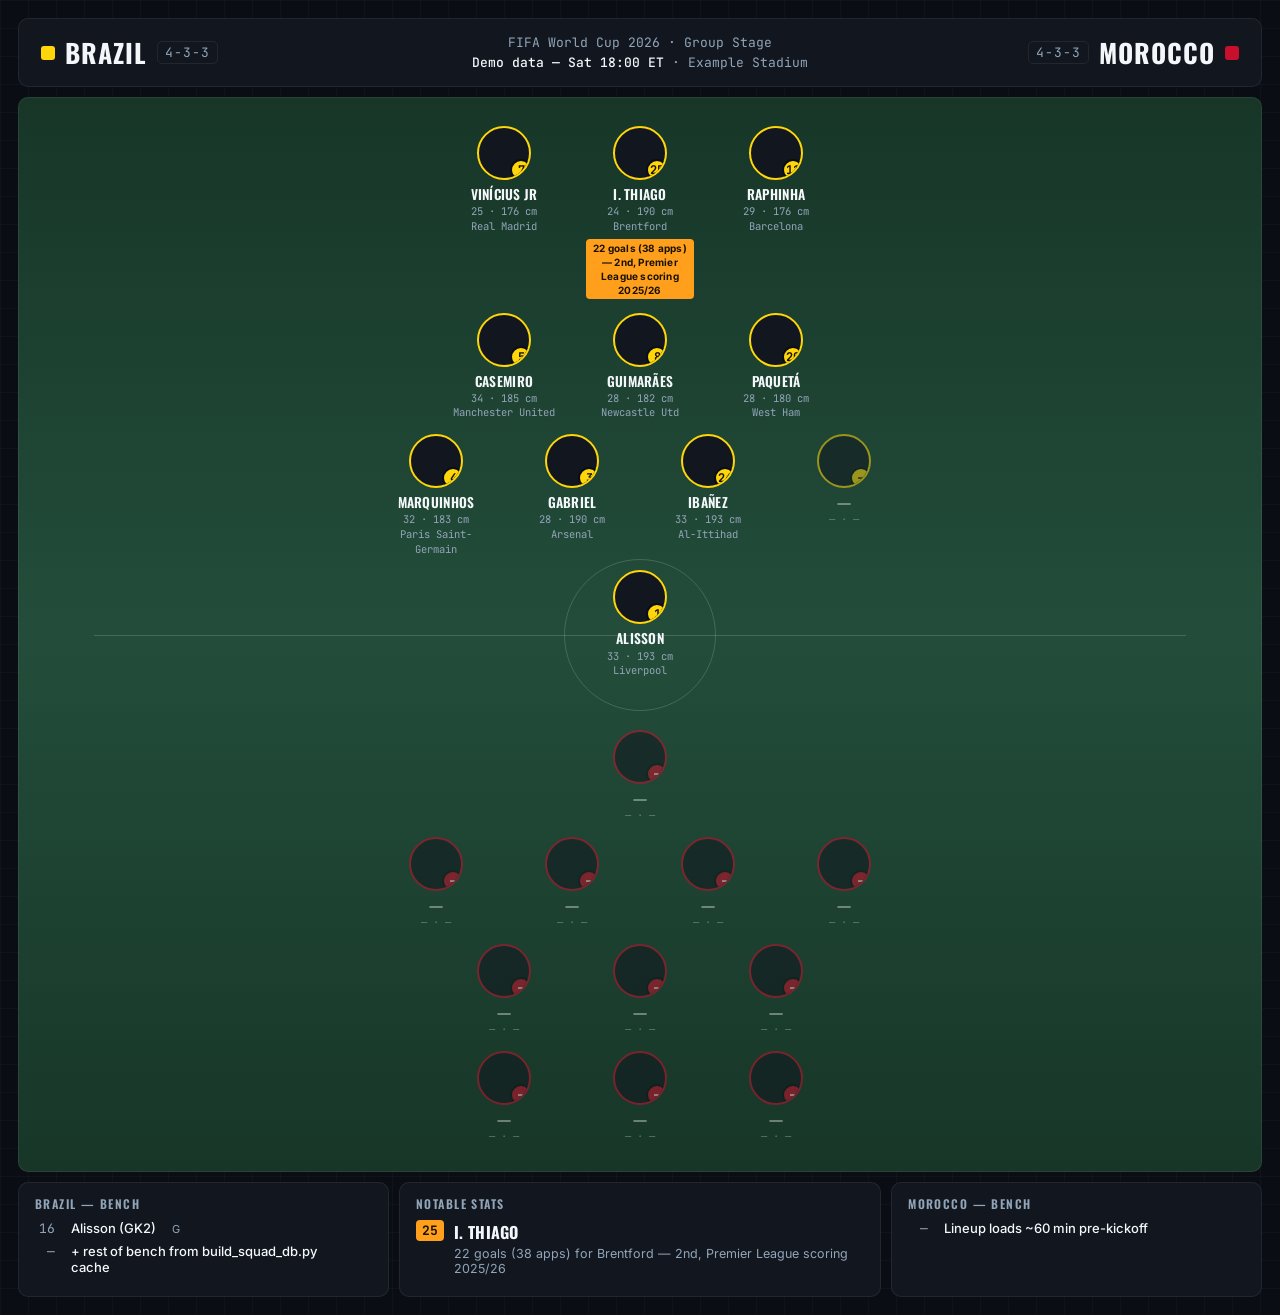
<file: play/spotting-sheet.html>
<!DOCTYPE html>
<html lang="en">
<head>
<meta charset="utf-8">
<meta name="viewport" content="width=device-width, initial-scale=1">
<title>BRAZIL vs MOROCCO — Spotting Sheet</title>
<link rel="preconnect" href="https://fonts.googleapis.com">
<link href="https://fonts.googleapis.com/css2?family=Oswald:wght@400;500;600;700&family=JetBrains+Mono:wght@400;500;700&family=Inter:wght@400;500;600&display=swap" rel="stylesheet">
<style>
  :root{
    --bg:#0a0e14;
    --grid-line: rgba(255,255,255,0.025);
    --pitch-1:#173628;
    --pitch-2:#234d3a;
    --pitch-line: rgba(255,255,255,0.16);
    --ink:#f4f7fa;
    --muted:#92a5b8;
    --panel:#11161f;
    --panel-border: rgba(255,255,255,0.07);
    --home: #FFD60A;
    --away: #c8102e;
    --tag-bg:#ff9f1c;
    --tag-ink:#1a1200;
  }
  *{box-sizing:border-box;}
  html,body{margin:0;}
  body{
    background-color:var(--bg);
    background-image:
      linear-gradient(var(--grid-line) 1px, transparent 1px),
      linear-gradient(90deg, var(--grid-line) 1px, transparent 1px);
    background-size: 28px 28px;
    color:var(--ink);
    font-family:'Inter', system-ui, sans-serif;
    padding: 18px;
  }
  .board{ max-width:1320px; margin:0 auto; }

  /* ---------- match bar ---------- */
  .matchbar{
    display:grid;
    grid-template-columns: 1fr auto 1fr;
    align-items:center;
    gap:18px;
    padding: 14px 22px;
    background:var(--panel);
    border:1px solid var(--panel-border);
    border-radius:10px;
    margin-bottom:10px;
  }
  .matchbar .team{
    font-family:'Oswald', sans-serif;
    font-weight:700;
    font-size:26px;
    letter-spacing:0.04em;
    display:flex; align-items:center; gap:10px;
  }
  .matchbar .team.away{ justify-content:flex-end; text-align:right; }
  .matchbar .swatch{
    width:14px; height:14px; border-radius:3px; flex:none;
  }
  .home .swatch{ background:var(--home); }
  .away .swatch{ background:var(--away); }
  .matchbar .formation{
    font-family:'JetBrains Mono', monospace;
    font-size:13px; color:var(--muted); font-weight:400;
    border:1px solid var(--panel-border);
    border-radius:5px; padding:2px 7px;
  }
  .matchbar .meta{
    text-align:center; color:var(--muted);
    font-size:13px; font-family:'JetBrains Mono', monospace;
    line-height:1.5;
  }
  .matchbar .meta b{ color:var(--ink); font-weight:500; }

  /* ---------- pitch ---------- */
  .pitch{
    position:relative;
    border-radius:10px;
    overflow:hidden;
    background: linear-gradient(180deg, var(--pitch-1) 0%, var(--pitch-2) 50%, var(--pitch-1) 100%);
    border:1px solid var(--panel-border);
    padding: 18px 22px;
  }
  .pitch::before{ /* halfway line */
    content:"";
    position:absolute; left:6%; right:6%; top:50%;
    height:1px; background:var(--pitch-line);
  }
  .pitch::after{ /* center circle */
    content:"";
    position:absolute; left:50%; top:50%;
    width:150px; height:150px;
    border:1px solid var(--pitch-line);
    border-radius:50%;
    transform:translate(-50%,-50%);
  }
  .half{ position:relative; display:flex; flex-direction:column; gap:14px; padding: 10px 0; }
  .home-half{ padding-bottom: 26px; }
  .away-half{ padding-top: 26px; }

  .row{
    display:flex; justify-content:center; gap: 28px; flex-wrap:wrap;
  }

  /* ---------- player card ---------- */
  .player{
    display:flex; flex-direction:column; align-items:center;
    width: 108px; text-align:center; position:relative;
  }
  .player.tbc{ opacity:0.55; }
  .badge{
    width:54px; height:54px; border-radius:50%;
    background: var(--panel);
    border:2px solid var(--ink);
    display:flex; align-items:center; justify-content:center;
    position:relative; overflow:hidden;
    font-family:'Oswald', sans-serif; font-weight:600; font-size:18px;
  }
  .home .badge, .player.home .badge{ border-color: var(--home); }
  .player.away .badge{ border-color: var(--away); }
  .badge img{
    position:absolute; inset:0; width:100%; height:100%; object-fit:cover;
  }
  .badge .number{
    position:absolute; bottom:-3px; right:-3px;
    background:var(--ink); color:#0a0e14;
    font-family:'JetBrains Mono', monospace; font-weight:700; font-size:12px;
    border-radius:50%; width:22px; height:22px;
    display:flex; align-items:center; justify-content:center;
    border:2px solid var(--bg);
  }
  .player.home .badge .number{ background:var(--home); color:#1a1200; }
  .player.away .badge .number{ background:var(--away); color:#fff; }
  .player .name{
    font-family:'Oswald', sans-serif; font-weight:600;
    font-size:13.5px; letter-spacing:0.02em; text-transform:uppercase;
    margin-top:6px; line-height:1.2;
  }
  .player .meta{
    font-family:'JetBrains Mono', monospace; font-size:10.5px;
    color:var(--muted); margin-top:2px; line-height:1.4;
  }
  .player .tag{
    margin-top:5px;
    background:var(--tag-bg); color:var(--tag-ink);
    font-size:10px; font-weight:700; letter-spacing:0.02em;
    border-radius:4px; padding:2px 6px; line-height:1.4;
  }

  /* ---------- bottom panels ---------- */
  .panels{
    display:grid; grid-template-columns: 1fr 1.3fr 1fr; gap:10px;
    margin-top:10px;
  }
  .panel{
    background:var(--panel); border:1px solid var(--panel-border);
    border-radius:10px; padding:12px 16px;
  }
  .panel h3{
    font-family:'Oswald', sans-serif; font-size:12px; letter-spacing:0.12em;
    text-transform:uppercase; color:var(--muted); margin:0 0 8px 0;
    font-weight:600;
  }
  .bench-list{ display:flex; flex-direction:column; gap:6px; }
  .bench-item{
    display:flex; align-items:baseline; gap:8px; font-size:13px;
  }
  .bench-item .num{
    font-family:'JetBrains Mono', monospace; color:var(--muted);
    width:20px; text-align:right; flex:none; margin-right:8px;
  }
  .bench-item .nm{ font-weight:500; margin-right:8px; }
  .bench-item .ps{ color:var(--muted); font-size:11px; }

  .notable-item{
    display:flex; gap:10px; align-items:flex-start;
    padding:8px 0; border-top:1px solid var(--panel-border);
  }
  .notable-item:first-of-type{ border-top:none; padding-top:0; }
  .notable-item .num{
    font-family:'JetBrains Mono', monospace; font-weight:700;
    font-size:13px; background:var(--tag-bg); color:var(--tag-ink);
    border-radius:4px; padding:2px 6px; flex:none;
  }
  .notable-item .txt b{ font-family:'Oswald', sans-serif; letter-spacing:0.02em; }
  .notable-item .txt span{ color:var(--muted); display:block; font-size:12.5px; margin-top:2px;}

  @media (max-width: 900px){
    .panels{ grid-template-columns:1fr; }
    .row{ gap:14px; }
    .player{ width:84px; }
    .matchbar .team{ font-size:18px; }
  }
</style>
</head>
<body>
<div class="board">

  <div class="matchbar">
    <div class="team home"><span class="swatch"></span>BRAZIL <span class="formation">4-3-3</span></div>
    <div class="meta">FIFA World Cup 2026 · Group Stage<br><b>Demo data — Sat 18:00 ET</b> · Example Stadium</div>
    <div class="team away"><span class="formation">4-3-3</span> MOROCCO<span class="swatch"></span></div>
  </div>

  <div class="pitch">
    <div class="half home-half">
      
      <div class="row">
        
        <div class="player home ">
          <div class="badge">
            
            <span class="number">7</span>
          </div>
          <div class="name">VINÍCIUS JR</div>
          <div class="meta">25 · 176 cm<br>Real Madrid</div>
          
        </div>
        
        <div class="player home ">
          <div class="badge">
            
            <span class="number">25</span>
          </div>
          <div class="name">I. THIAGO</div>
          <div class="meta">24 · 190 cm<br>Brentford</div>
          <div class="tag">22 goals (38 apps) — 2nd, Premier League scoring 2025/26</div>
        </div>
        
        <div class="player home ">
          <div class="badge">
            
            <span class="number">11</span>
          </div>
          <div class="name">RAPHINHA</div>
          <div class="meta">29 · 176 cm<br>Barcelona</div>
          
        </div>
        
      </div>
      
      <div class="row">
        
        <div class="player home ">
          <div class="badge">
            
            <span class="number">5</span>
          </div>
          <div class="name">CASEMIRO</div>
          <div class="meta">34 · 185 cm<br>Manchester United</div>
          
        </div>
        
        <div class="player home ">
          <div class="badge">
            
            <span class="number">8</span>
          </div>
          <div class="name">GUIMARÃES</div>
          <div class="meta">28 · 182 cm<br>Newcastle Utd</div>
          
        </div>
        
        <div class="player home ">
          <div class="badge">
            
            <span class="number">20</span>
          </div>
          <div class="name">PAQUETÁ</div>
          <div class="meta">28 · 180 cm<br>West Ham</div>
          
        </div>
        
      </div>
      
      <div class="row">
        
        <div class="player home ">
          <div class="badge">
            
            <span class="number">4</span>
          </div>
          <div class="name">MARQUINHOS</div>
          <div class="meta">32 · 183 cm<br>Paris Saint-Germain</div>
          
        </div>
        
        <div class="player home ">
          <div class="badge">
            
            <span class="number">3</span>
          </div>
          <div class="name">GABRIEL</div>
          <div class="meta">28 · 190 cm<br>Arsenal</div>
          
        </div>
        
        <div class="player home ">
          <div class="badge">
            
            <span class="number">24</span>
          </div>
          <div class="name">IBAÑEZ</div>
          <div class="meta">33 · 193 cm<br>Al-Ittihad</div>
          
        </div>
        
        <div class="player home tbc">
          <div class="badge">
            
            <span class="number">—</span>
          </div>
          <div class="name">—</div>
          <div class="meta">— · —</div>
          
        </div>
        
      </div>
      
      <div class="row">
        
        <div class="player home ">
          <div class="badge">
            
            <span class="number">1</span>
          </div>
          <div class="name">ALISSON</div>
          <div class="meta">33 · 193 cm<br>Liverpool</div>
          
        </div>
        
      </div>
      
    </div>
    <div class="half away-half">
      
      <div class="row">
        
        <div class="player away tbc">
          <div class="badge">
            
            <span class="number">—</span>
          </div>
          <div class="name">—</div>
          <div class="meta">— · —</div>
          
        </div>
        
      </div>
      
      <div class="row">
        
        <div class="player away tbc">
          <div class="badge">
            
            <span class="number">—</span>
          </div>
          <div class="name">—</div>
          <div class="meta">— · —</div>
          
        </div>
        
        <div class="player away tbc">
          <div class="badge">
            
            <span class="number">—</span>
          </div>
          <div class="name">—</div>
          <div class="meta">— · —</div>
          
        </div>
        
        <div class="player away tbc">
          <div class="badge">
            
            <span class="number">—</span>
          </div>
          <div class="name">—</div>
          <div class="meta">— · —</div>
          
        </div>
        
        <div class="player away tbc">
          <div class="badge">
            
            <span class="number">—</span>
          </div>
          <div class="name">—</div>
          <div class="meta">— · —</div>
          
        </div>
        
      </div>
      
      <div class="row">
        
        <div class="player away tbc">
          <div class="badge">
            
            <span class="number">—</span>
          </div>
          <div class="name">—</div>
          <div class="meta">— · —</div>
          
        </div>
        
        <div class="player away tbc">
          <div class="badge">
            
            <span class="number">—</span>
          </div>
          <div class="name">—</div>
          <div class="meta">— · —</div>
          
        </div>
        
        <div class="player away tbc">
          <div class="badge">
            
            <span class="number">—</span>
          </div>
          <div class="name">—</div>
          <div class="meta">— · —</div>
          
        </div>
        
      </div>
      
      <div class="row">
        
        <div class="player away tbc">
          <div class="badge">
            
            <span class="number">—</span>
          </div>
          <div class="name">—</div>
          <div class="meta">— · —</div>
          
        </div>
        
        <div class="player away tbc">
          <div class="badge">
            
            <span class="number">—</span>
          </div>
          <div class="name">—</div>
          <div class="meta">— · —</div>
          
        </div>
        
        <div class="player away tbc">
          <div class="badge">
            
            <span class="number">—</span>
          </div>
          <div class="name">—</div>
          <div class="meta">— · —</div>
          
        </div>
        
      </div>
      
    </div>
  </div>

  <div class="panels">
    <div class="panel">
      <h3>BRAZIL — Bench</h3>
      <div class="bench-list">
        
        <div class="bench-item"><span class="num">16</span><span class="nm">Alisson (GK2)</span><span class="ps">G</span></div>
        
        <div class="bench-item"><span class="num">—</span><span class="nm">+ rest of bench from build_squad_db.py cache</span><span class="ps"></span></div>
        
      </div>
    </div>

    <div class="panel">
      <h3>Notable Stats</h3>
      
      <div class="notable-item">
        <span class="num">25</span>
        <div class="txt"><b>I. THIAGO</b><span>22 goals (38 apps) for Brentford — 2nd, Premier League scoring 2025/26</span></div>
      </div>
      
    </div>

    <div class="panel">
      <h3>MOROCCO — Bench</h3>
      <div class="bench-list">
        
        <div class="bench-item"><span class="num">—</span><span class="nm">Lineup loads ~60 min pre-kickoff</span><span class="ps"></span></div>
        
      </div>
    </div>
  </div>

</div>
</body>
</html>
</file>
<file: assets/css/styles.css>
/* ==========================================================================
   Harbour Wang — Index of Works
   An exhibition catalogue, not a card grid.
   ========================================================================== */

:root {
  /* warm dark — the default. Charcoal and bone, never blue-violet. */
  --paper: #14120d;
  --paper-2: #1b1812;
  --paper-3: #241f17;
  --ink: #d6d0c2;
  --ink-2: #c8c1b2;
  --ink-3: #948d7e;
  --ink-4: #6a6458;
  --rule: #2c2820;
  --rule-strong: #433d33;
  --accent: #e2552f;
  --accent-ink: #ff6f47;
  --highlight: #2a2118;

  --serif: "Fraunces", "Iowan Old Style", "Palatino Linotype", Palatino, Georgia, serif;
  --sans: "Helvetica Neue", Helvetica, Arial, sans-serif;
  --mono: ui-monospace, "SFMono-Regular", "Cascadia Mono", Menlo, Consolas, monospace;

  --gutter: clamp(1.1rem, 4vw, 3.4rem);
  --max: 1560px;
  --ease: cubic-bezier(0.19, 1, 0.22, 1);
  --ease-io: cubic-bezier(0.65, 0, 0.35, 1);
  --ease-spring: cubic-bezier(0.34, 1.56, 0.64, 1);
}

[data-theme="paper"] {
  --paper: #e7e2d4;
  --paper-2: #ded8c8;
  --paper-3: #d3ccba;
  --ink: #17150f;
  --ink-2: #3d3a33;
  --ink-3: #6f6a5f;
  --ink-4: #938d81;
  --rule: #c6bfae;
  --rule-strong: #a39b8a;
  --accent: #b83318;
  --accent-ink: #97290f;
  --highlight: #d9d0b6;
}

*, *::before, *::after { box-sizing: border-box; }

html {
  -webkit-text-size-adjust: 100%;
  scroll-behavior: smooth;
}

body {
  margin: 0;
  min-height: 100vh;
  background: var(--paper);
  color: var(--ink);
  font-family: var(--serif);
  font-size: 17px;
  line-height: 1.55;
  -webkit-font-smoothing: antialiased;
  text-rendering: optimizeLegibility;
  overflow-x: hidden;
  transition: background-color 0.5s var(--ease), color 0.5s var(--ease);
}

body.is-loading { overflow: hidden; }

h1, h2, h3, h4 { margin: 0; font-weight: 400; }
p { margin: 0; }
ul, ol { margin: 0; padding: 0; list-style: none; }
a { color: inherit; text-decoration: none; }
img, video, svg { display: block; max-width: 100%; }
button { font: inherit; color: inherit; }
kbd {
  font-family: var(--mono);
  font-size: 0.66em;
  letter-spacing: 0.02em;
  padding: 0.15em 0.35em;
  border: 1px solid var(--rule-strong);
  border-radius: 2px;
  color: var(--ink-3);
}

::selection { background: var(--accent); color: var(--paper); }

:focus-visible {
  outline: 2px solid var(--accent);
  outline-offset: 3px;
}

.skip {
  position: fixed;
  top: -100px;
  left: 1rem;
  z-index: 500;
  padding: 0.7rem 1rem;
  background: var(--ink);
  color: var(--paper);
  font-family: var(--mono);
  font-size: 0.8rem;
  transition: top 0.2s;
}
.skip:focus { top: 1rem; }

/* ---------- paper texture ---------- */

.grain {
  position: fixed;
  inset: 0;
  z-index: 400;
  pointer-events: none;
  opacity: 0.12;
  mix-blend-mode: screen;
  background-image: url("data:image/svg+xml,%3Csvg xmlns='http://www.w3.org/2000/svg' width='180' height='180'%3E%3Cfilter id='n'%3E%3CfeTurbulence type='fractalNoise' baseFrequency='0.85' numOctaves='3' stitchTiles='stitch'/%3E%3CfeColorMatrix type='saturate' values='0'/%3E%3C/filter%3E%3Crect width='180' height='180' filter='url(%23n)' opacity='0.22'/%3E%3C/svg%3E");
}

/* ---------- scroll progress ---------- */

.progress {
  position: fixed;
  top: 0;
  left: 0;
  right: 0;
  height: 2px;
  z-index: 450;
  background: transparent;
}
.progress span {
  display: block;
  height: 100%;
  width: 0;
  background: var(--accent);
  transition: width 0.08s linear;
}

/* ---------- cursor preview ---------- */

.cursor { display: none; }

@media (hover: hover) and (pointer: fine) {
  .cursor {
    display: block;
    position: fixed;
    top: 0;
    left: 0;
    z-index: 600;
    pointer-events: none;
    transform: translate3d(-100px, -100px, 0);
    will-change: transform;
  }

  .cursor-dot {
    position: absolute;
    top: -4px;
    left: -4px;
    width: 8px;
    height: 8px;
    border-radius: 50%;
    background: var(--accent);
    transition: transform 0.25s var(--ease-spring), opacity 0.2s;
  }

  .cursor-ring {
    position: absolute;
    top: -11px;
    left: -11px;
    width: 22px;
    height: 22px;
    border: 1px solid var(--accent);
    border-radius: 50%;
    opacity: 0;
    transform: scale(0.35);
    transition: transform 0.28s var(--ease-spring), opacity 0.2s;
  }

  .cursor-label {
    position: absolute;
    left: 16px;
    top: -6px;
    font-family: var(--mono);
    font-size: 0.58rem;
    letter-spacing: 0.16em;
    text-transform: uppercase;
    color: var(--accent);
    opacity: 0;
    transform: translateX(-4px);
    transition: opacity 0.2s, transform 0.28s var(--ease-spring);
    white-space: nowrap;
  }

  .cursor-preview {
    position: absolute;
    top: 18px;
    left: 18px;
    width: 260px;
    overflow: hidden;
    background: var(--paper-3);
    border: 1px solid var(--rule-strong);
    opacity: 0;
    transform: translateY(10px) scale(0.94);
    transform-origin: top left;
    transition: opacity 0.3s var(--ease), transform 0.4s var(--ease-spring);
    box-shadow: 0 22px 60px -22px rgba(0, 0, 0, 0.55);
  }

  .cursor-preview.is-visible {
    opacity: 1;
    transform: translateY(0) scale(1);
  }

  .cursor-media { display: none; width: 100%; height: 100%; object-fit: cover; }
  .cursor-media.is-shown { display: block; }
  .cursor-preview video.cursor-media { aspect-ratio: 16 / 10; }
  .cursor-preview img.cursor-media { aspect-ratio: 16 / 10; }

  body.cursor-active .cursor-dot { transform: scale(0.4); opacity: 0.5; }

  /* one cursor for the whole page: the dot; ring + Open label on clickable targets */
  body.has-cursor, body.has-cursor * { cursor: none !important; }
  .cursor-dot { z-index: 1; }
  body.cursor-link .cursor-dot { transform: scale(1.35); opacity: 1; }
  body.cursor-link .cursor-ring { opacity: 1; transform: scale(1); }
  body.cursor-link .cursor-label { opacity: 1; transform: translateX(0); }
  body.cursor-active.cursor-link .cursor-label { opacity: 0; } /* preview already says "look here" */
  body.cursor-drag .cursor-dot { transform: scale(6); opacity: 0.25; }
  body.cursor-drag .cursor-ring,
  body.cursor-drag .cursor-label { opacity: 0; }
}

/* ---------- top bar ---------- */

.topbar {
  position: fixed;
  top: 0;
  left: 0;
  right: 0;
  z-index: 200;
  display: flex;
  align-items: baseline;
  gap: 1.5rem;
  padding: 1rem var(--gutter);
  font-family: var(--mono);
  font-size: 0.72rem;
  letter-spacing: 0.04em;
  text-transform: uppercase;
  color: var(--ink-3);
  mix-blend-mode: normal;
  transition: transform 0.5s var(--ease), background-color 0.4s;
}

.topbar.is-solid {
  background: color-mix(in srgb, var(--paper) 92%, transparent);
  backdrop-filter: blur(10px);
  border-bottom: 1px solid var(--rule);
}

.wordmark {
  font-family: var(--serif);
  font-size: 1rem;
  letter-spacing: -0.01em;
  text-transform: none;
  color: var(--ink);
}

.topbar-meta { flex: 1; }
.topbar-actions { display: flex; gap: 1.2rem; }

.textbtn {
  display: inline-flex;
  align-items: center;
  gap: 0.35rem;
  padding: 0;
  border: 0;
  background: none;
  font-family: var(--mono);
  font-size: inherit;
  letter-spacing: inherit;
  text-transform: inherit;
  color: inherit;
  cursor: pointer;
  transition: color 0.2s;
}
.textbtn:hover { color: var(--accent); }

/* ---------- side rail ---------- */

.rail {
  position: fixed;
  right: calc(var(--gutter) * 0.55);
  top: 50%;
  z-index: 150;
  transform: translateY(-50%);
}

.rail ol { display: flex; flex-direction: column; gap: 0.55rem; align-items: flex-end; }

.rail button {
  display: block;
  padding: 0;
  border: 0;
  background: none;
  font-family: var(--mono);
  font-size: 0.6rem;
  letter-spacing: 0.12em;
  text-transform: uppercase;
  color: var(--ink-4);
  cursor: pointer;
  opacity: 0.65;
  transition: color 0.25s, opacity 0.25s;
  writing-mode: vertical-rl;
  text-orientation: mixed;
}
.rail button:hover { color: var(--ink); opacity: 1; }
.rail button.is-active { color: var(--accent); opacity: 1; }

.rail .rail-tick {
  display: inline-block;
  width: 18px;
  height: 1px;
  background: currentColor;
  margin-bottom: 0.4rem;
  transition: width 0.3s var(--ease);
}
.rail button.is-active .rail-tick { width: 30px; }

@media (max-width: 1100px) { .rail { display: none; } }

/* ---------- reveal ---------- */

.js [data-reveal] {
  opacity: 0;
  transform: translateY(24px);
  transition: opacity 0.9s var(--ease), transform 0.9s var(--ease);
}
.js [data-reveal].is-in { opacity: 1; transform: none; }

/* masked line reveal for the name */
.hero-name .line {
  display: block;
  overflow: hidden;
  padding-bottom: 0.26em;
  margin-bottom: -0.16em;
}
.hero-name .line > span,
.hero-name .line > em {
  display: inline-block;
}

.js .hero-name .line > span,
.js .hero-name .line > em {
  transform: translateY(110%);
  transition: transform 1.1s var(--ease);
  transition-delay: 0.12s;
}
.js .hero-name .line:nth-child(2) > span,
.js .hero-name .line:nth-child(2) > em { transition-delay: 0.22s; }
.js .hero-name .line.is-in > span,
.js .hero-name .line.is-in > em { transform: none; }

/* ---------- hero ---------- */

main { position: relative; z-index: 1; }

.hero {
  position: relative;
  max-width: var(--max);
  margin: 0 auto;
  padding: clamp(7rem, 17vh, 12rem) var(--gutter) clamp(3rem, 7vh, 5rem);
  min-height: 92vh;
  display: flex;
  flex-direction: column;
  justify-content: center;
}

.kicker {
  font-family: var(--mono);
  font-size: 0.68rem;
  letter-spacing: 0.18em;
  text-transform: uppercase;
  color: var(--ink-3);
  margin-bottom: clamp(1.6rem, 4vh, 3rem);
}

.hero-name {
  font-size: clamp(3.6rem, 13.5vw, 12rem);
  line-height: 0.95;
  letter-spacing: -0.045em;
  font-weight: 400;
  margin-bottom: clamp(2rem, 5vh, 3.6rem);
}

.hero-name em {
  font-style: normal;
  color: var(--accent);
}

.hero-foot {
  display: grid;
  grid-template-columns: minmax(0, 1.1fr) minmax(0, 1fr);
  gap: clamp(1.6rem, 4vw, 4rem);
  align-items: start;
  padding-top: 1.6rem;
  border-top: 1px solid var(--rule);
}

.hero-blurb {
  font-size: clamp(1.05rem, 1.9vw, 1.4rem);
  line-height: 1.5;
  max-width: 34ch;
  text-wrap: pretty;
}

.hero-facts { display: grid; gap: 0.8rem; font-family: var(--mono); font-size: 0.76rem; }
.hero-facts div { display: grid; grid-template-columns: 5.5rem 1fr; gap: 0.8rem; align-items: baseline; }
.hero-facts dt { text-transform: uppercase; letter-spacing: 0.1em; color: var(--ink-4); font-size: 0.62rem; }
.hero-facts dd { margin: 0; color: var(--ink-2); }

.dot {
  display: inline-block;
  width: 5px;
  height: 5px;
  margin-right: 0.5em;
  border-radius: 50%;
  background: var(--accent);
  vertical-align: middle;
  animation: blip 2.4s var(--ease-io) infinite;
}

@keyframes blip {
  0%, 100% { opacity: 1; }
  50% { opacity: 0.25; }
}

.scroll-hint {
  position: absolute;
  left: var(--gutter);
  bottom: 1.6rem;
  display: flex;
  align-items: center;
  gap: 0.8rem;
  font-family: var(--mono);
  font-size: 0.6rem;
  letter-spacing: 0.16em;
  text-transform: uppercase;
  color: var(--ink-4);
}

.scroll-line {
  display: block;
  width: 54px;
  height: 1px;
  background: var(--rule-strong);
  position: relative;
  overflow: hidden;
}
.scroll-line::after {
  content: "";
  position: absolute;
  inset: 0;
  background: var(--accent);
  transform: translateX(-100%);
  animation: sweep 2.6s var(--ease-io) infinite;
}
@keyframes sweep {
  0% { transform: translateX(-100%); }
  55%, 100% { transform: translateX(100%); }
}

/* ---------- marquee ---------- */

.marquee {
  overflow: hidden;
  border-top: 1px solid var(--rule);
  border-bottom: 1px solid var(--rule);
  padding: 0.85rem 0;
  background: var(--paper-2);
}

.marquee-track {
  display: flex;
  gap: 0;
  width: max-content;
  will-change: transform;
}

.marquee-item {
  display: inline-flex;
  align-items: center;
  gap: 1.6rem;
  padding-right: 1.6rem;
  font-family: var(--mono);
  font-size: 0.72rem;
  letter-spacing: 0.14em;
  text-transform: uppercase;
  color: var(--ink-3);
  white-space: nowrap;
}

.marquee-item::after {
  content: "✦";
  color: var(--accent);
  font-size: 0.62rem;
}

/* ---------- section label ---------- */

.section-label {
  display: flex;
  align-items: baseline;
  gap: 1rem;
  padding-bottom: 1rem;
  border-bottom: 1px solid var(--ink);
  margin-bottom: 2rem;
}

.section-label .num {
  font-family: var(--mono);
  font-size: 0.64rem;
  letter-spacing: 0.1em;
  color: var(--accent);
}

.section-label h2 {
  font-size: clamp(1.4rem, 3vw, 2rem);
  letter-spacing: -0.02em;
}

.section-label .aside {
  margin-left: auto;
  font-family: var(--mono);
  font-size: 0.64rem;
  letter-spacing: 0.1em;
  text-transform: uppercase;
  color: var(--ink-4);
}

/* ---------- index ---------- */

.index, .about, .contact {
  max-width: var(--max);
  margin: 0 auto;
  padding: clamp(4rem, 10vh, 8rem) var(--gutter);
}

.index { scroll-margin-top: 3rem; }

.index-controls {
  display: flex;
  flex-wrap: wrap;
  gap: 1rem 1.6rem;
  align-items: center;
  margin-bottom: 1.4rem;
}

#filter {
  flex: 1 1 240px;
  min-width: 0;
  padding: 0.5rem 0;
  border: 0;
  border-bottom: 1px solid var(--rule-strong);
  background: transparent;
  color: var(--ink);
  font-family: var(--mono);
  font-size: 0.8rem;
  outline: none;
  transition: border-color 0.25s;
}
#filter::placeholder { color: var(--ink-4); }
#filter:focus { border-bottom-color: var(--accent); }
#filter::-webkit-search-cancel-button { display: none; }

.cats { display: flex; flex-wrap: wrap; gap: 0.35rem; }

.cats button {
  padding: 0.3rem 0.7rem;
  border: 1px solid var(--rule-strong);
  border-radius: 999px;
  background: transparent;
  font-family: var(--mono);
  font-size: 0.66rem;
  letter-spacing: 0.06em;
  text-transform: uppercase;
  color: var(--ink-3);
  cursor: pointer;
  transition: color 0.2s, background-color 0.2s, border-color 0.2s;
}
.cats button:hover { color: var(--ink); border-color: var(--ink-3); }
.cats button.is-on {
  background: var(--ink);
  border-color: var(--ink);
  color: var(--paper);
}

/* ---------- rows: the anti-card list ---------- */

.rows {
  border-top: 1px solid var(--rule);
}

.row {
  position: relative;
  display: grid;
  grid-template-columns: 3.4rem minmax(0, 1fr) auto;
  align-items: baseline;
  gap: 0 1.2rem;
  padding: 1.15rem 0;
  border-bottom: 1px solid var(--rule);
  cursor: pointer;
  transition: color 0.3s var(--ease);
}

.row::before {
  content: "";
  position: absolute;
  left: calc(var(--gutter) * -1);
  right: calc(var(--gutter) * -1);
  top: 0;
  bottom: 0;
  background: var(--paper-3);
  transform: scaleY(0);
  transform-origin: bottom;
  transition: transform 0.45s var(--ease);
  z-index: 0;
}

.row > * { position: relative; z-index: 1; }

.row-num {
  font-family: var(--mono);
  font-size: 0.66rem;
  letter-spacing: 0.08em;
  color: var(--ink-4);
  transition: color 0.3s;
}

.row-main { min-width: 0; }

.row-title {
  display: inline-block;
  font-size: clamp(1.25rem, 2.6vw, 1.9rem);
  line-height: 1.15;
  letter-spacing: -0.02em;
  transition: transform 0.5s var(--ease), color 0.3s;
}

.row-sub {
  display: block;
  margin-top: 0.3rem;
  font-family: var(--mono);
  font-size: 0.68rem;
  letter-spacing: 0.03em;
  color: var(--ink-4);
  transition: color 0.3s;
}

.row-side {
  display: flex;
  align-items: baseline;
  gap: 1.1rem;
  font-family: var(--mono);
  font-size: 0.66rem;
  letter-spacing: 0.06em;
  text-transform: uppercase;
  color: var(--ink-4);
  transition: color 0.3s;
}

.row-cat { min-width: 7.5rem; text-align: right; }
.row-year { min-width: 2.6rem; text-align: right; }

.row-arrow {
  display: inline-block;
  opacity: 0;
  transform: translateX(-6px);
  transition: opacity 0.3s, transform 0.3s var(--ease);
  color: var(--accent);
}

@media (hover: hover) {
  .row.is-hot::before { transform: scaleY(1); }
  .row.is-hot .row-title { color: var(--accent-ink); }
  .row.is-hot .row-title { transform: translateX(0.45rem); }
  .row.is-hot .row-arrow { opacity: 1; transform: none; }
}

.row:focus-visible {
  outline: 2px solid var(--accent);
  outline-offset: -2px;
}

.row mark {
  background: var(--highlight);
  color: inherit;
  padding: 0 0.08em;
}


.no-results {
  padding: 2.4rem 0;
  font-family: var(--mono);
  font-size: 0.8rem;
  color: var(--ink-3);
}

.inlinebtn {
  border: 0;
  background: none;
  padding: 0;
  color: var(--accent);
  font-family: inherit;
  font-size: inherit;
  text-decoration: underline;
  cursor: pointer;
}

/* ---------- gallery ---------- */

.gallery {
  position: relative;
  border-top: 1px solid var(--rule);
  background: var(--paper-2);
  transition: background-color 0.5s var(--ease);
}

.gallery-label {
  max-width: var(--max);
  margin: 0 auto 2rem;
  padding: 0 var(--gutter);
  width: 100%;
}

.gallery { padding: clamp(4rem, 9vh, 7rem) 0; }

.gallery-viewport {
  overflow-x: auto;
  overflow-y: hidden;
  overscroll-behavior-x: contain; /* vertical wheel is never captured: page scrolls normally */
  scrollbar-width: none;
  padding-bottom: 3.5rem;
}
.gallery-viewport::-webkit-scrollbar { display: none; }
.gallery-viewport.is-drag { cursor: grabbing; user-select: none; }

.gallery-track {
  display: flex;
  align-items: flex-start;
  gap: clamp(1rem, 2.4vw, 2.2rem);
  padding: 0 var(--gutter);
  width: max-content;
}

/* staggered plates, like prints pinned unevenly on a wall */
.plate:nth-child(even) { margin-top: 3.2rem; }
.plate:nth-child(3n) .plate-frame { transform: rotate(-0.6deg); }
.plate-frame { transition: transform 0.6s var(--ease); }
.plate:hover .plate-frame { transform: rotate(0); }

.gallery-foot {
  display: flex;
  align-items: center;
  gap: 2rem;
  max-width: var(--max);
  margin: 0 auto;
  padding: 0 var(--gutter);
}
.gallery-scrollbar { position: relative; flex: 1; height: 1px; background: var(--rule-strong); }
.gallery-scrollbar span { position: absolute; top: -1px; height: 3px; background: var(--accent); }
.gallery-arrows { display: flex; gap: 1.2rem; font-size: 0.9rem; }

.plate {
  flex: 0 0 auto;
  width: clamp(260px, 42vw, 560px);
}

.plate-frame {
  position: relative;
  overflow: hidden;
  background: var(--paper-3);
  border: 1px solid var(--rule-strong);
}

.plate-frame img,
.plate-frame video {
  width: 100%;
  aspect-ratio: 16 / 10;
  object-fit: cover;
  transition: transform 0.9s var(--ease), filter 0.6s;
}

.plate:hover .plate-frame img,
.plate:hover .plate-frame video { transform: scale(1.04); }

.plate-cap {
  display: flex;
  justify-content: space-between;
  gap: 1rem;
  margin-top: 0.7rem;
  font-family: var(--mono);
  font-size: 0.64rem;
  letter-spacing: 0.06em;
  text-transform: uppercase;
  color: var(--ink-4);
}

.plate-cap strong { font-weight: 400; color: var(--ink-2); }

.plate.is-fallback .plate-frame {
  display: grid;
  place-items: center;
  background:
    repeating-linear-gradient(135deg, transparent, transparent 7px, var(--rule) 7px, var(--rule) 8px);
}
.plate.is-fallback .plate-frame::after {
  content: attr(data-label);
  font-family: var(--mono);
  font-size: 0.66rem;
  letter-spacing: 0.14em;
  text-transform: uppercase;
  color: var(--ink-3);
  background: var(--paper-3);
  padding: 0.4rem 0.8rem;
  border: 1px solid var(--rule-strong);
}

/* ---------- about ---------- */

.about-grid {
  display: grid;
  grid-template-columns: minmax(0, 1.25fr) minmax(0, 1fr);
  gap: clamp(2rem, 5vw, 5rem);
  align-items: start;
}

.about-body p {
  font-size: clamp(1rem, 1.5vw, 1.15rem);
  line-height: 1.7;
  color: var(--ink-2);
  max-width: 56ch;
  text-wrap: pretty;
}
.about-body p + p { margin-top: 1.1rem; }

.about-body p:first-child::first-letter {
  float: left;
  font-size: 3.6em;
  line-height: 0.82;
  padding: 0.06em 0.1em 0 0;
  color: var(--accent);
}

.about-skills { display: grid; gap: 1.1rem; }

.about-skills h3 {
  font-family: var(--mono);
  font-size: 0.6rem;
  letter-spacing: 0.16em;
  text-transform: uppercase;
  color: var(--ink-4);
  margin-bottom: 0.25rem;
}

.about-skills p {
  font-size: 0.92rem;
  color: var(--ink-2);
  padding-bottom: 0.9rem;
  border-bottom: 1px solid var(--rule);
}

/* ---------- contact ---------- */

.contact-big {
  font-size: clamp(2.4rem, 9vw, 7rem);
  line-height: 0.95;
  letter-spacing: -0.04em;
  margin: clamp(1rem, 3vh, 2rem) 0 clamp(2rem, 5vh, 3.4rem);
}
.contact-big .mark { color: var(--accent); }

.contact-row {
  display: flex;
  flex-wrap: wrap;
  gap: 1.2rem 2.4rem;
  align-items: baseline;
  justify-content: space-between;
  padding-top: 1.4rem;
  border-top: 1px solid var(--ink);
}

.contact-mail {
  font-size: clamp(1rem, 2.2vw, 1.5rem);
  position: relative;
}
.contact-mail::after {
  content: "";
  position: absolute;
  left: 0;
  bottom: -2px;
  width: 100%;
  height: 1px;
  background: currentColor;
  transform: scaleX(1);
  transform-origin: right;
  transition: transform 0.4s var(--ease);
}
.contact-mail:hover::after { transform: scaleX(0); }

.contact-links { display: flex; flex-wrap: wrap; gap: 1.4rem; font-family: var(--mono); font-size: 0.72rem; text-transform: uppercase; letter-spacing: 0.08em; }
.contact-links a { transition: color 0.2s; }
.contact-links a:hover { color: var(--accent); }

/* ---------- colophon ---------- */

.colophon {
  display: flex;
  flex-wrap: wrap;
  gap: 0.5rem 2rem;
  justify-content: space-between;
  max-width: var(--max);
  margin: 0 auto;
  padding: 2rem var(--gutter) 3rem;
  border-top: 1px solid var(--rule);
  font-family: var(--mono);
  font-size: 0.66rem;
  letter-spacing: 0.04em;
  color: var(--ink-4);
}

/* ---------- detail overlay ---------- */

.detail {
  position: fixed;
  inset: 0;
  z-index: 350;
  display: grid;
  place-items: center;
  padding: clamp(1rem, 4vw, 3rem);
  background: rgba(8, 7, 5, 0.72);
  backdrop-filter: blur(6px);
  animation: fade 0.3s var(--ease) both;
}
.detail[hidden] { display: none; }

@keyframes fade { from { opacity: 0; } to { opacity: 1; } }

.detail-inner {
  width: min(920px, 100%);
  max-height: min(88vh, 900px);
  overflow-y: auto;
  overscroll-behavior: contain;
  padding: clamp(1.4rem, 4vw, 3rem);
  background: var(--paper);
  border: 1px solid var(--ink);
  box-shadow: 0 40px 100px -30px rgba(0, 0, 0, 0.6);
  animation: rise 0.45s var(--ease) both;
  scrollbar-width: thin;
}

@keyframes rise {
  from { opacity: 0; transform: translateY(28px) scale(0.985); }
  to { opacity: 1; transform: none; }
}

.detail-head {
  display: flex;
  align-items: center;
  justify-content: space-between;
  gap: 1rem;
  padding-bottom: 0.8rem;
  border-bottom: 1px solid var(--rule);
  margin-bottom: 1.4rem;
}

.detail-kicker {
  font-family: var(--mono);
  font-size: 0.64rem;
  letter-spacing: 0.14em;
  text-transform: uppercase;
  color: var(--accent);
}

.detail-close {
  display: inline-flex;
  align-items: center;
  gap: 0.4rem;
  border: 0;
  background: none;
  font-family: var(--mono);
  font-size: 0.66rem;
  letter-spacing: 0.08em;
  text-transform: uppercase;
  color: var(--ink-3);
  cursor: pointer;
}
.detail-close:hover { color: var(--accent); }

.detail-title {
  font-size: clamp(1.9rem, 5vw, 3.2rem);
  line-height: 1.02;
  letter-spacing: -0.035em;
  margin-bottom: 0.6rem;
}

.detail-meta {
  font-family: var(--mono);
  font-size: 0.68rem;
  letter-spacing: 0.05em;
  text-transform: uppercase;
  color: var(--ink-4);
  margin-bottom: 1.4rem;
}

.detail-summary {
  font-size: clamp(1.05rem, 1.9vw, 1.3rem);
  line-height: 1.55;
  max-width: 46ch;
  margin-bottom: 1.4rem;
  text-wrap: pretty;
}

.detail-media:empty { display: none; }
.detail-media {
  margin-bottom: 1.6rem;
  border: 1px solid var(--rule-strong);
  overflow: hidden;
  background: var(--paper-3);
}
.detail-media img,
.detail-media video { width: 100%; display: block; }

.detail-body p {
  font-size: 0.98rem;
  line-height: 1.72;
  color: var(--ink-2);
  max-width: 62ch;
  text-wrap: pretty;
}

.detail-links {
  display: flex;
  flex-wrap: wrap;
  gap: 0.6rem;
  margin-top: 1.6rem;
  padding-top: 1.2rem;
  border-top: 1px solid var(--rule);
}

.detail-links a {
  display: inline-flex;
  align-items: center;
  gap: 0.35rem;
  padding: 0.42rem 0.9rem;
  border: 1px solid var(--ink);
  font-family: var(--mono);
  font-size: 0.68rem;
  letter-spacing: 0.06em;
  text-transform: uppercase;
  transition: background-color 0.2s, color 0.2s;
}
.detail-links a:hover { background: var(--ink); color: var(--paper); }

.detail-links .note {
  font-family: var(--mono);
  font-size: 0.68rem;
  letter-spacing: 0.04em;
  color: var(--ink-4);
  padding: 0.42rem 0;
}

.detail-foot {
  display: flex;
  justify-content: space-between;
  gap: 1rem;
  margin-top: 1.8rem;
  padding-top: 1rem;
  border-top: 1px solid var(--rule);
}

/* ---------- palette ---------- */

.palette {
  position: fixed;
  inset: 0;
  z-index: 360;
  display: flex;
  justify-content: center;
  padding: 12vh 1rem 1rem;
  background: rgba(8, 7, 5, 0.65);
  backdrop-filter: blur(5px);
  animation: fade 0.2s var(--ease) both;
}
.palette[hidden] { display: none; }

.palette-box {
  width: min(620px, 100%);
  max-height: 62vh;
  display: flex;
  flex-direction: column;
  background: var(--paper);
  border: 1px solid var(--ink);
  box-shadow: 0 40px 100px -30px rgba(0, 0, 0, 0.6);
  animation: rise 0.35s var(--ease) both;
}

#palette-input {
  padding: 1rem 1.2rem;
  border: 0;
  border-bottom: 1px solid var(--rule);
  background: transparent;
  color: var(--ink);
  font-family: var(--serif);
  font-size: 1.15rem;
  outline: none;
}
#palette-input::placeholder { color: var(--ink-4); }

#palette-results { flex: 1; overflow-y: auto; padding: 0.4rem; scrollbar-width: thin; }

.pal-item {
  display: flex;
  align-items: baseline;
  gap: 0.8rem;
  padding: 0.55rem 0.75rem;
  cursor: pointer;
}
.pal-item[aria-selected="true"] { background: var(--ink); color: var(--paper); }
.pal-item[aria-selected="true"] .pal-kind { color: color-mix(in srgb, var(--paper) 60%, transparent); }

.pal-title { flex: 1; font-size: 0.95rem; }
.pal-kind {
  font-family: var(--mono);
  font-size: 0.58rem;
  letter-spacing: 0.1em;
  text-transform: uppercase;
  color: var(--ink-4);
}

.palette-hint {
  padding: 0.6rem 1.2rem;
  border-top: 1px solid var(--rule);
  font-family: var(--mono);
  font-size: 0.6rem;
  letter-spacing: 0.06em;
  color: var(--ink-4);
}

.pal-empty { padding: 1.6rem 1rem; text-align: center; font-family: var(--mono); font-size: 0.76rem; color: var(--ink-4); }

/* ---------- responsive ---------- */

@media (max-width: 860px) {
  .hero-foot { grid-template-columns: 1fr; gap: 1.6rem; }
  .about-grid { grid-template-columns: 1fr; }
  .topbar-meta { display: none; }
}

@media (max-width: 640px) {
  body { font-size: 16px; }
  .row { grid-template-columns: 2.4rem minmax(0, 1fr); row-gap: 0.4rem; }
  .row-side { grid-column: 2; justify-content: flex-start; gap: 0.8rem; }
  .row-cat { min-width: 0; text-align: left; }
  .row-year { min-width: 0; }
  .row-arrow { display: none; }
  .hero { min-height: 78vh; }
  .scroll-hint { display: none; }
  .plate { width: 78vw; }
  .detail-inner { max-height: 92vh; }
  .colophon { flex-direction: column; }
}

@media (prefers-reduced-motion: reduce) {
  html { scroll-behavior: auto; }
  *, *::before, *::after {
    animation-duration: 0.001ms !important;
    animation-iteration-count: 1 !important;
    transition-duration: 0.001ms !important;
  }
  .js [data-reveal] { opacity: 1; transform: none; }
  .hero-name .line > span,
  .hero-name .line > em { transform: none; }
  .cursor { display: none !important; }
}

/* ---------- flair ---------- */
.hero-name .ltr { display: inline-block; transition: transform 0.45s var(--ease); }
.hero-name.is-settled .line { overflow: visible; }
.plate { transform: skewX(var(--skew, 0deg)); transform-origin: 50% 100%; }
.row-title { min-width: 0; font-variant-ligatures: none; }
/* ---------- 3D wheel ---------- */
.wheel-pin { position: relative; margin: 1.5rem 0 0 calc(50% - 50vw); width: 100vw; }
.wheel-pin[hidden] { display: none; }
.wheel-sticky { position: sticky; top: 0; height: 100vh; overflow: hidden; display: flex; flex-direction: column; justify-content: center; }
.wheel-scene { perspective: 1500px; perspective-origin: 50% 40%; height: 58vh; display: grid; place-items: center; }
.wheel { position: relative; width: var(--cw, 300px); height: calc(var(--cw, 300px) * 0.68); transform-style: preserve-3d; will-change: transform; }
.card { position: absolute; inset: 0; padding: 0; border: 0; background: none; cursor: pointer; transform-style: preserve-3d; backface-visibility: hidden; transition: filter 0.4s; filter: brightness(0.55) saturate(0.7); }
.card.is-active { filter: none; }
.card-frame { position: absolute; inset: 0; overflow: hidden; background: var(--paper-3); border: 1px solid var(--rule-strong); box-shadow: 0 30px 60px -30px rgba(0,0,0,0.8); }
.card-frame img, .card-frame video { width: 100%; height: 100%; object-fit: cover; position: absolute; inset: 0; }
.card-empty { position: absolute; inset: 0; display: grid; place-items: center; padding: 1rem; text-align: center; font-size: 1.5rem; letter-spacing: -0.03em; color: var(--ink-3);
  background: repeating-linear-gradient(135deg, transparent, transparent 9px, var(--rule) 9px, var(--rule) 10px); }
.card-num { position: absolute; left: 0.6rem; top: 0.5rem; font-family: var(--mono); font-size: 0.6rem; color: var(--ink); mix-blend-mode: difference; }
.card::after { /* floor reflection hint */ content: ""; position: absolute; left: 6%; right: 6%; bottom: -26px; height: 18px; background: radial-gradient(ellipse at center, rgba(0,0,0,0.55), transparent 70%); }
.wheel-info { text-align: center; padding: 0 var(--gutter); margin-top: 1.2rem; }
.wheel-num { font-family: var(--mono); font-size: 0.66rem; letter-spacing: 0.14em; color: var(--accent); }
.wheel-title { font-size: clamp(2rem, 6vw, 4.6rem); line-height: 1; letter-spacing: -0.04em; margin: 0.3rem 0; }
.wheel-tag { font-family: var(--mono); font-size: 0.7rem; letter-spacing: 0.04em; color: var(--ink-3); margin-bottom: 0.8rem; }
.wheel-hint { position: absolute; left: var(--gutter); bottom: 1.4rem; font-family: var(--mono); font-size: 0.6rem; letter-spacing: 0.16em; text-transform: uppercase; color: var(--ink-4); }
@media (max-width: 640px) { .wheel-scene { height: 46vh; } }.hero-name { transform-origin: left top; will-change: transform, opacity; }

/* wheel inside "Take a look": tighter, bigger front card */
.gallery { padding: clamp(3rem, 6vh, 4.5rem) 0 0; }
.wheel-pin { margin-top: 0; }
.wheel-scene { height: 68vh; perspective: 1700px; }
.wheel-info { margin-top: 0.4rem; }
.wheel-title { font-size: clamp(1.8rem, 4.6vw, 3.6rem); }
.wheel-tag { margin-bottom: 0; }
@media (max-width: 640px) { .wheel-scene { height: 54vh; } }.wheel-scene { height: 62vh; } .wheel-info { margin-top: 1.6rem; }
.wheel-scene { height: 66vh; }
.gallery { padding-top: 3.5rem; }
.gallery-label { margin-bottom: 0; }
.wheel-sticky { padding-top: 3rem; }
.wheel-scene { flex: 1; height: auto; min-height: 0; perspective: 1500px; }
.wheel-info { padding-bottom: 1.2rem; margin-top: 0; }
.wheel-scene { margin-top: -14vh; }
.wheel-scene { margin-top: 0; transform: translateY(-10vh); }
/* final wheel layout: content starts under the header, no centering gap */
.wheel-sticky { justify-content: flex-start; padding-top: 4.5rem; }
.wheel-scene { flex: none; height: 60vh; transform: none; margin: 0; }
/* sticky box hugs its content; scene scales with the card so nothing overlaps the title */
.wheel-sticky { height: auto; top: 3.5rem; padding-top: 0; justify-content: flex-start; }
.wheel-scene { height: calc(var(--cw, 300px) * 1.02); }
.wheel-info { margin-top: 1.2rem; padding-bottom: 0; }
/* hug the wheel: room only for the front card's enlargement, text pushed clear below it */
.wheel-sticky { padding-top: calc(var(--cw, 300px) * 0.08); }
.wheel-scene { height: calc(var(--cw, 300px) * 0.8); }
.wheel-info { margin-top: calc(var(--cw, 300px) * 0.16); }
.wheel-sticky { position: static; }
.gallery { padding-top: 2rem; }
.wheel-sticky { padding-top: 0; overflow: visible; }
.wheel-scene { margin-top: calc(var(--cw, 300px) * -0.1); }
/* 3D pop on hover: row lifts toward the viewer, panel gets depth, neighbours recede */
@media (hover: hover) {
  .row { transition: color 0.3s var(--ease), transform 0.4s var(--ease), opacity 0.3s; }
  .row::before { box-shadow: 0 24px 40px -18px rgba(0,0,0,0.9), 0 0 0 1px var(--rule-strong); }
  .row.is-hot { transform: perspective(900px) translateZ(34px) rotateX(2.5deg); z-index: 2; }
  .rows.has-hot .row:not(.is-hot) { opacity: 0.42; transform: perspective(900px) translateZ(-14px); }
}
.wheel-scene { margin-top: calc(var(--cw, 300px) * -0.18); }
.wheel-info { margin-top: calc(var(--cw, 300px) * 0.3); }
@media (hover: hover) {
  .row.is-hot { transform: perspective(700px) translateZ(80px) rotateX(4deg) scale(1.02); }
  .rows.has-hot .row:not(.is-hot) { opacity: 1; transform: perspective(700px) translateZ(-24px); }
  .row::before { box-shadow: 0 40px 60px -20px rgba(0,0,0,0.95), 0 0 0 1px var(--rule-strong); }
  .cursor-preview { width: 460px; }
}
@media (hover: hover) { .row.is-hot { transform: perspective(700px) translateZ(80px) scale(1.02); } }
@media (hover: hover) { .cursor-preview { width: 580px; } }
.rows.has-hot .row:not(.is-hot) { transform: none; opacity: 1; }

/* wheel centered, narrower than the viewport so left/right gutters still scroll the page */
.wheel-pin {
  margin: 0 auto;
  width: min(100%, 56rem);
  max-width: 100%;
  padding: 0 var(--gutter);
  box-sizing: border-box;
}
.wheel-scene { overflow: hidden; }
.contact-big { white-space: nowrap; }
body { font-optical-sizing: auto; }
.hero-name, .wheel-title, .contact-big, .row-title, .detail-title {
  font-family: "Fraunces", var(--serif);
  font-variation-settings: "SOFT" 50, "WONK" 1;
}


/* final wheel layout: same width as the Take a look header, sides visible, title snug */
.wheel-pin {
  margin: 0 auto;
  width: 100%;
  max-width: var(--max);
  padding: 0 var(--gutter);
  box-sizing: border-box;
}
.wheel-sticky { padding-top: 0; overflow: visible; }
.wheel-scene {
  overflow: visible;
  height: calc(var(--cw, 300px) * 0.72);
  margin-top: 0;
  transform: none;
}
.wheel-info { margin-top: 0.6rem; padding-bottom: 0; }

/* room for the enlarged front card so it can't cover the title */
.wheel-scene {
  overflow: visible;
  height: calc(var(--cw, 300px) * 1.12);
  margin-top: 0;
  transform: none;
}
.wheel-info {
  position: relative;
  z-index: 2;
  margin-top: calc(var(--cw, 300px) * 0.12);
}

/* keep the tall scene for title clearance, but park the wheel at the top so the gap isn't above it */
.wheel-scene {
  align-items: start;
  justify-items: center;
  place-items: unset;
}

/* restore centered wheel; hug the card height; keep clearance only under the cards for the title */
.wheel-scene {
  display: grid;
  place-items: center;
  align-items: center;
  justify-items: center;
  overflow: visible;
  height: calc(var(--cw, 300px) * 0.78);
  margin-top: 0;
  transform: none;
}
.wheel-info {
  position: relative;
  z-index: 2;
  margin-top: calc(var(--cw, 300px) * 0.22);
  padding-bottom: 0;
}

/* title sits above the wheel; clearance below the title, not under the cards */
.wheel-info {
  margin-top: 0;
  margin-bottom: calc(var(--cw, 300px) * 0.14);
  padding-bottom: 0;
  z-index: 2;
}
.wheel-scene {
  height: calc(var(--cw, 300px) * 0.78);
  margin-top: 0;
}
.wheel-num { display: none; }

/* contact: real word gaps (tracking was crushing the spaces) */
.contact-big {
  white-space: normal;
  letter-spacing: -0.01em;
  word-spacing: 0.18em;
}

/* spotlight title sits tight above the wheel */
.wheel-info {
  margin-top: 0 !important;
  margin-bottom: 0.15rem !important;
}

/* restore Take a look section breathing room; clip 3D bleed before Index */
.gallery {
  padding: clamp(3rem, 6vh, 4.5rem) 0 clamp(2.5rem, 5vh, 4rem);
  overflow: hidden;
}
.gallery-label { margin-bottom: 1.25rem; }
.wheel-sticky { overflow: visible; }
.wheel-scene { overflow: visible; }

/* no gap under spotlight title; don't clip �� grow the section under the wheel instead */
.wheel-info { margin-bottom: 0 !important; padding-bottom: 0 !important; }
.wheel-title { margin-bottom: 0.15rem; }
.wheel-tag { margin-bottom: 0 !important; }
.gallery {
  overflow: visible;
  padding-bottom: calc(var(--cw, 300px) * 0.35 + 3rem);
}
.wheel-pin { padding-bottom: calc(var(--cw, 300px) * 0.28); }
.gallery { overflow: visible; padding-bottom: calc(var(--cw, 420px) * 0.35 + 3rem); }

/* definitive spacing: title flush to wheel, modest room under for 3D only */
.wheel-info {
  margin: 0 !important;
  padding: 0 !important;
  line-height: 1;
}
.wheel-title { margin: 0 0 0.1rem !important; line-height: 1.05; }
.wheel-tag { margin: 0 !important; padding: 0 !important; }
.wheel-scene {
  height: calc(var(--cw, 300px) * 0.68) !important;
  margin: 0 !important;
  padding: 0 !important;
  transform: none !important;
  place-items: center;
  overflow: visible !important;
}
.wheel-pin {
  padding-bottom: 1.25rem !important;
}
.gallery {
  overflow: visible !important;
  padding-bottom: 2rem !important;
}

/* nudge: pull wheel up toward title, give that space back under the section */
.wheel-scene { margin-top: -0.85rem !important; }
.gallery { padding-bottom: calc(2rem + 0.85rem) !important; }
</file>
